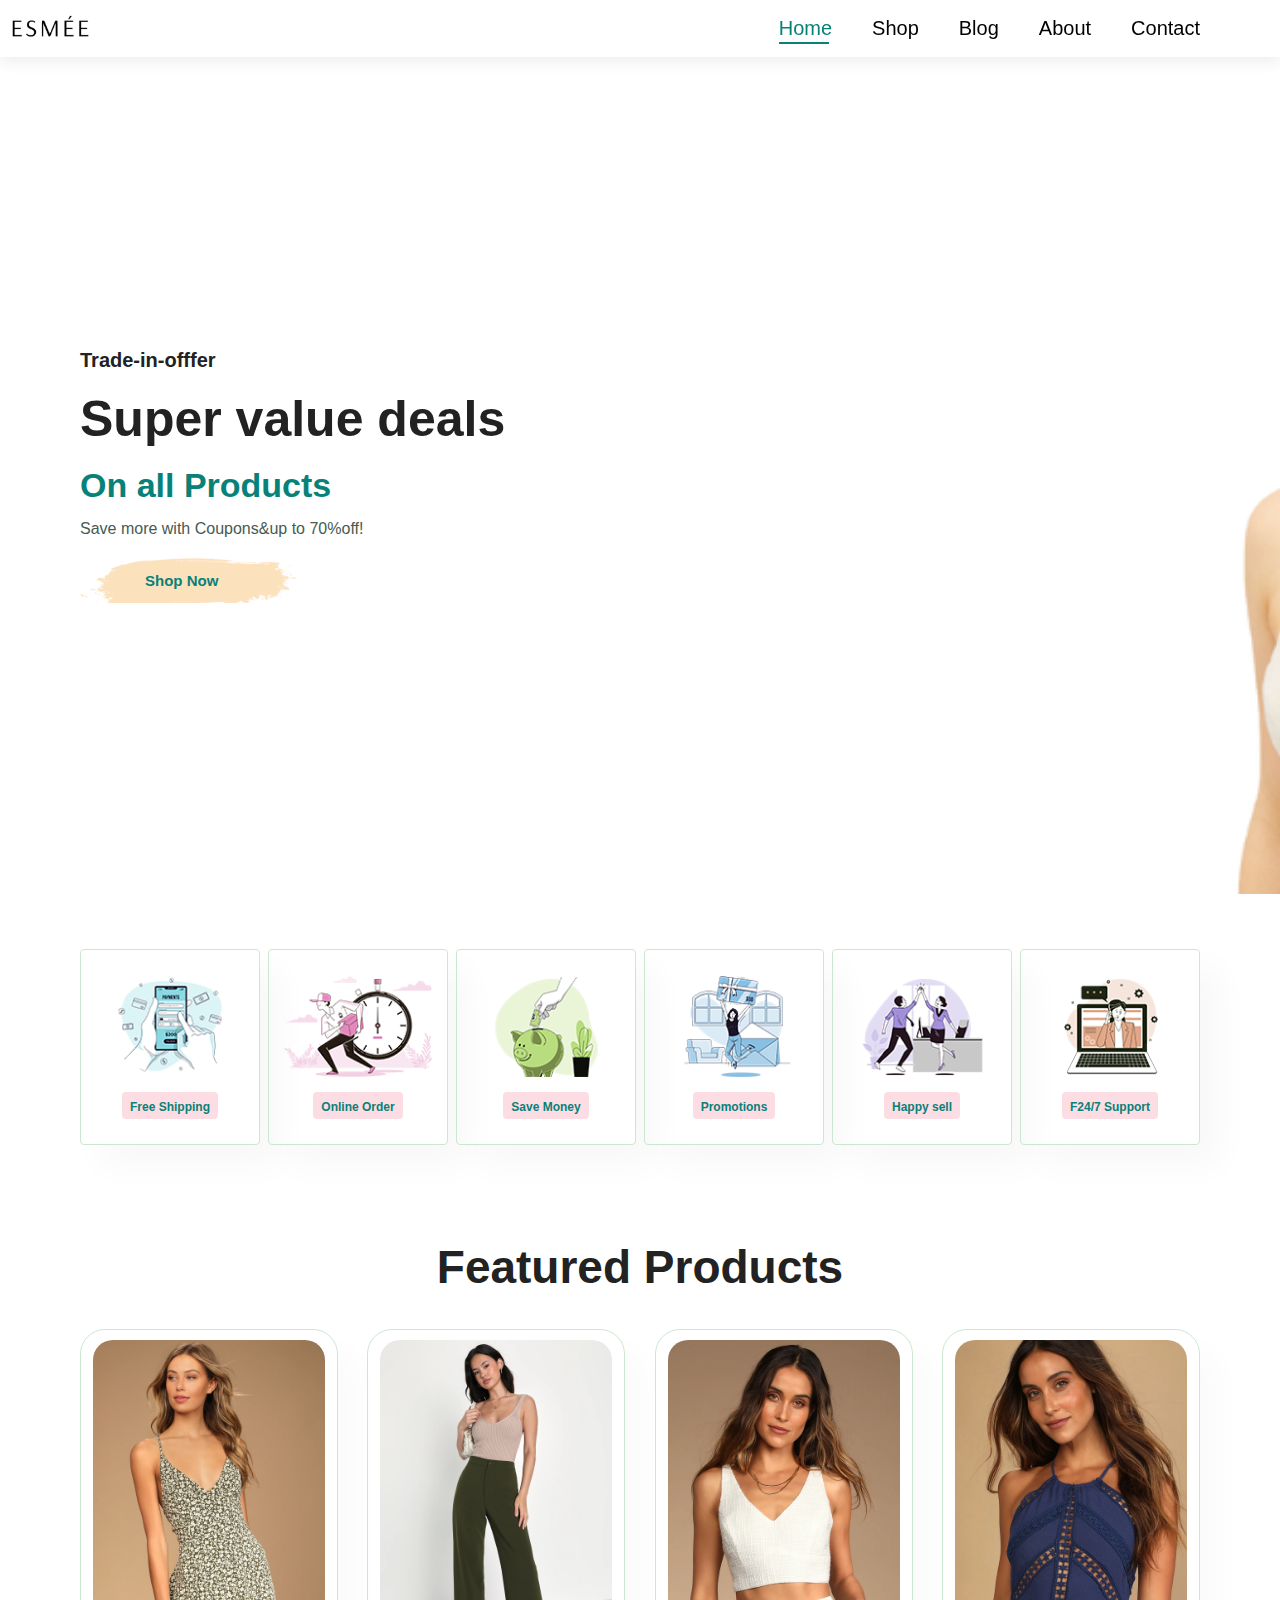
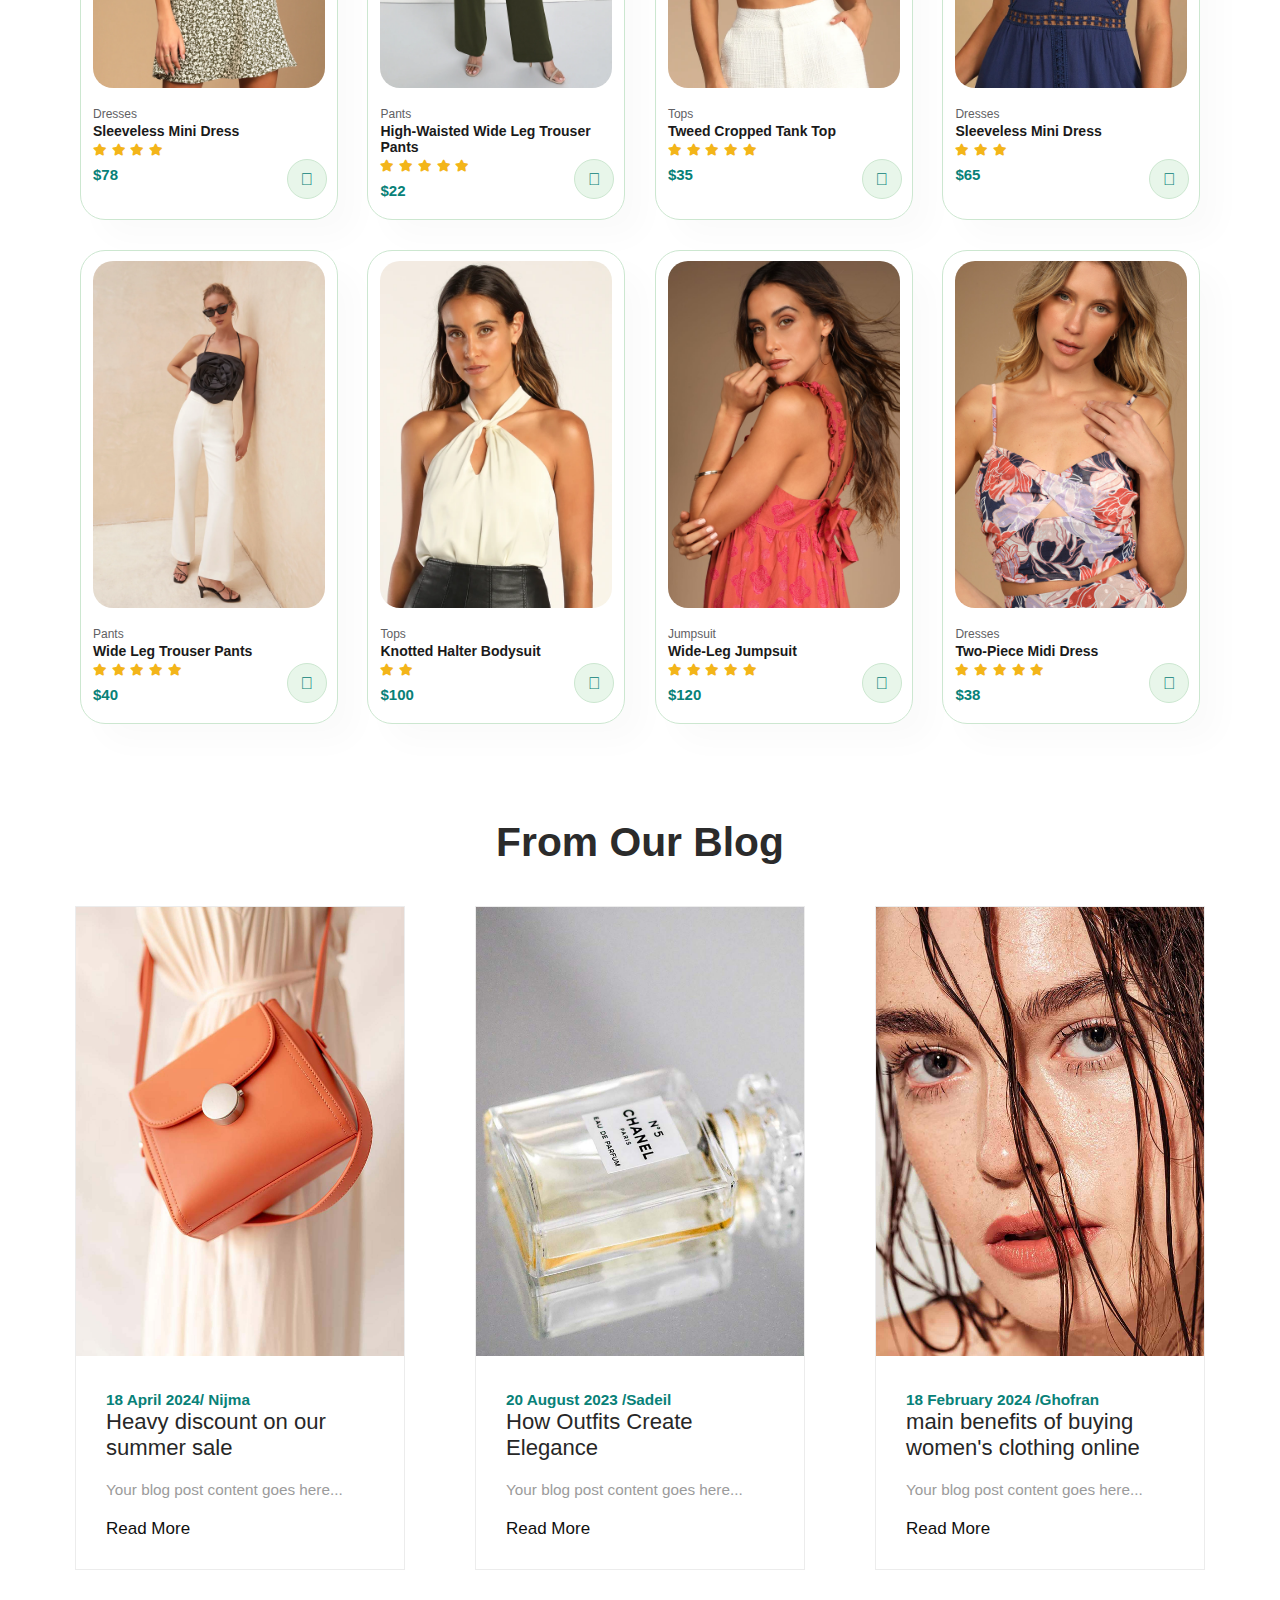
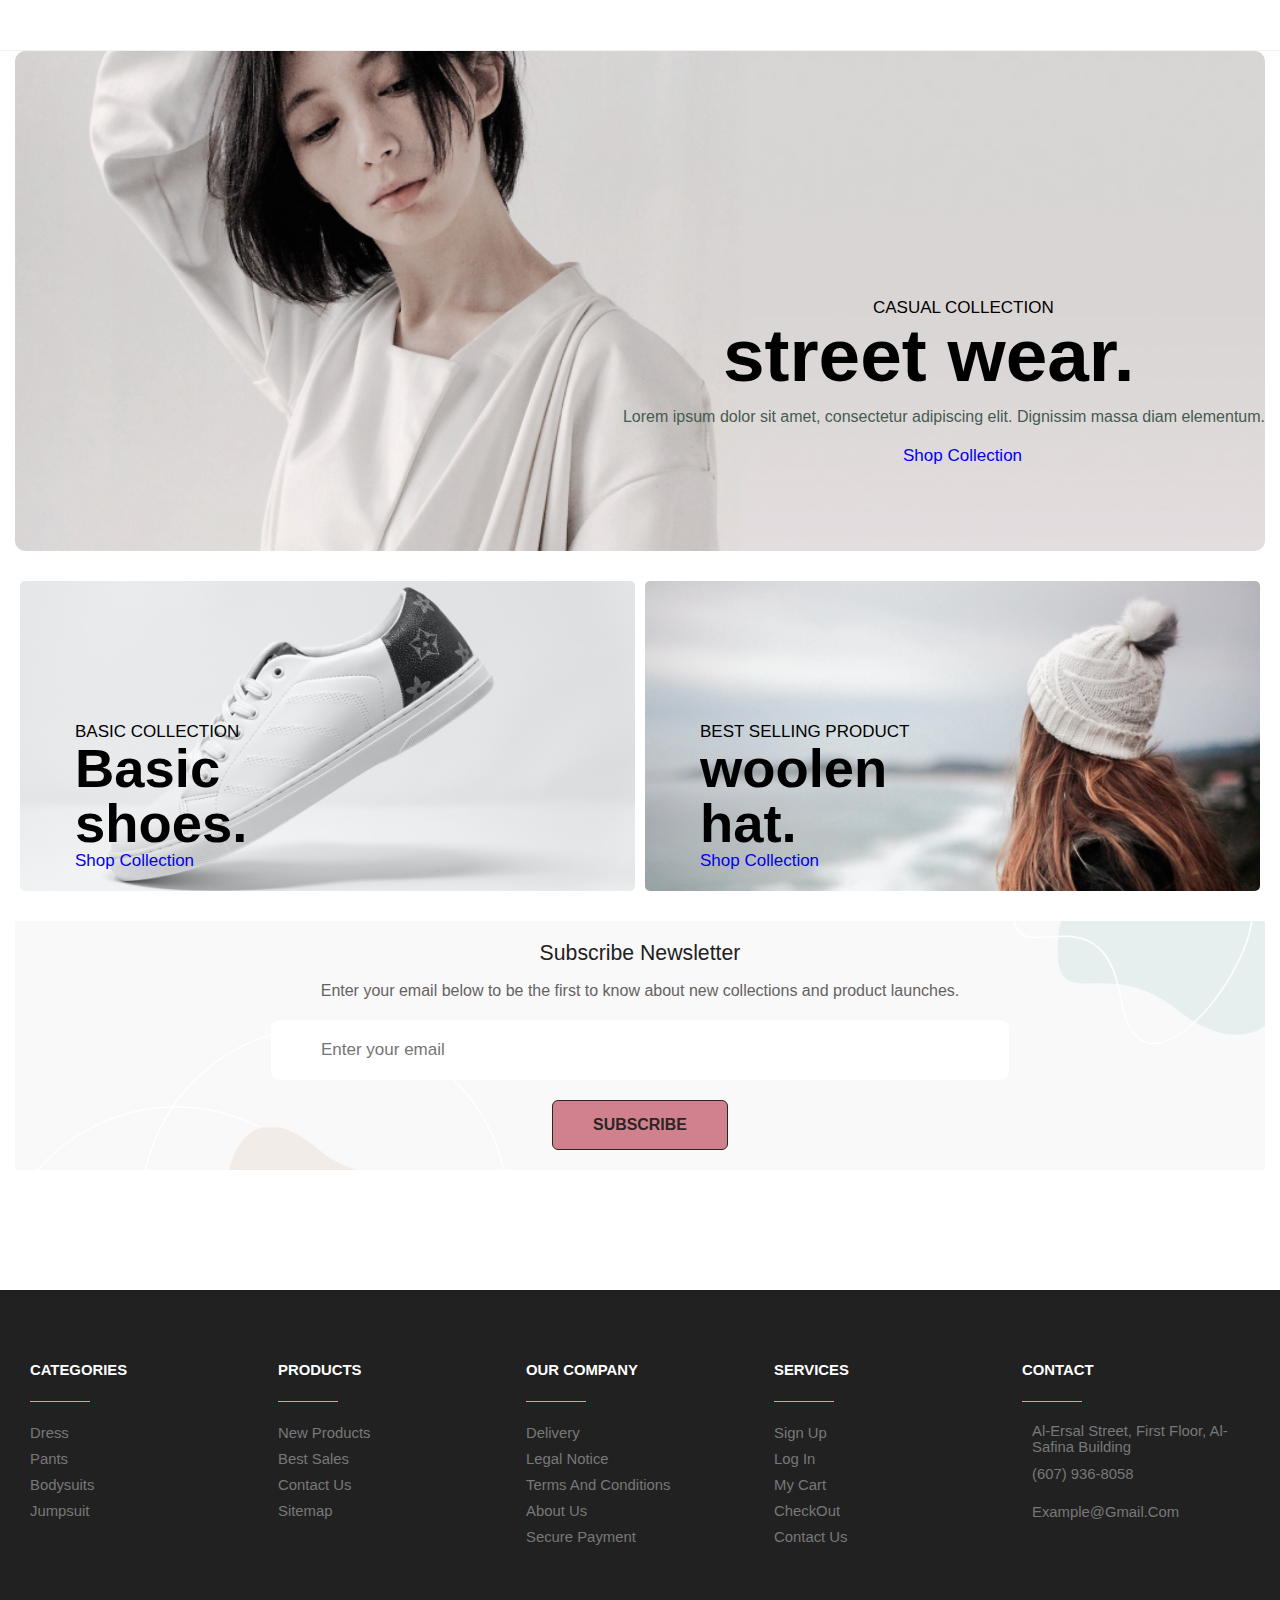
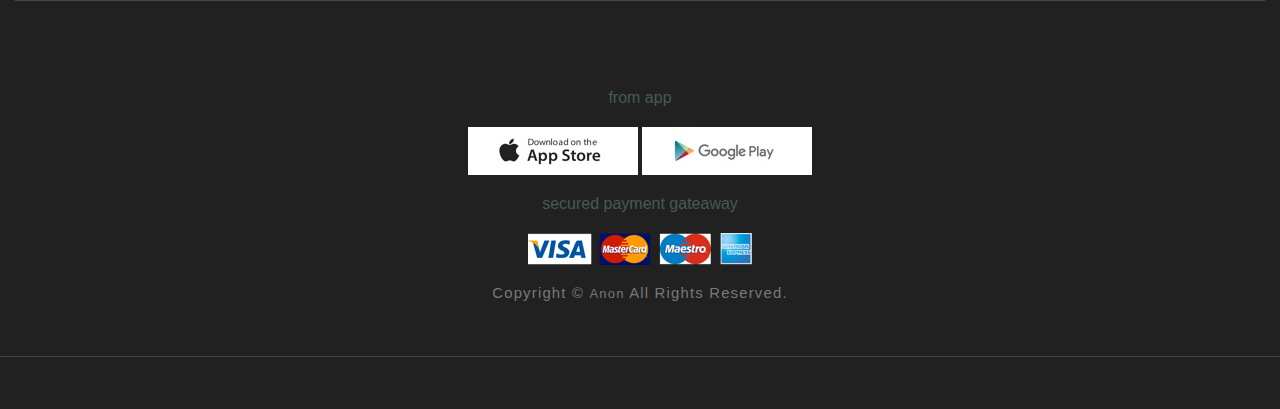
<file: index.html>
<!DOCTYPE html>
<html lang="en">
<head>
    <meta charset="UTF-8">
    <meta name="viewport" content="width=device-width, initial-scale=1.0">
    <title>Online Shopping</title>

    <link rel="stylesheet" href="https://pro.fontawesome.com/releases/v5.10.0/css/all.css">
 

<link rel="stylesheet" href="main.css">
<link rel="preconnect" href="https://fonts.gstatic.com" crossorigin>
<link href="https://fonts.googleapis.com/css2?family=Inter:wght@100;200;300;400;500;600;700;800;900&display=swap" rel="stylesheet">


</head>
<body>
   <section id="header">
<a href="#"> <img  src= "./images/Screenshot 2024-04-18 042407.png" class="logo" alt="this is logo" ></a>
<div>
    <ul id="navbar">
<li ><a class="active" href="index.html" >Home</a>     </li>
<li ><a href="Shop.html">Shop</a></li>
<li ><a href="blog.html">Blog</a></li>
<li ><a href="about.html">About</a></li>
<li ><a href="contact.html">Contact</a></li>
<li id="lg-bag"> <a href="cart.html">  <i class="far fa-shopping-bag">
 </i>  </a></li>
 <a href="#" id="close"><i class="far fa-times"></i></a>

    </ul>
</div>
<div id="mobile">
  
   
        <a href="cart.html"> 
            <i class="far fa-shopping-bag"> </i>
        </a>
        <i id="bar" class="fas fa-outdent"></i>
   
</div>
   </section>
    <section class="textt">
<h4>Trade-in-offfer</h4>
<h2>Super value deals</h2>
<h1>On all Products</h1>
<p>Save more with Coupons&up to 70%off!</p>
<button class="normal" onclick="window.location.href='shop.html'">Shop Now</button>

    </section>

<section id="features" class="section-p1">
<div class="fe-box">
    <img src="./images/f1.png">
    <h6> Free Shipping</h6>
</div>
<div class="fe-box">
    <img src="./images/f2.png">
    <h6> Online Order</h6>
</div>
<div class="fe-box">
    <img src="./images/f3.png">
    <h6> Save Money</h6>
</div>
<div class="fe-box">
    <img src="./images/f4.png">
    <h6> Promotions</h6>
</div>
<div class="fe-box">
    <img src="./images/f5.png">
    <h6> Happy sell</h6>
</div>
<div class="fe-box">
    <img src="./images/f6.png">
    <h6> F24/7 Support</h6>
</div>
</section>

<section id="product1" class="section-p1">
<h2>
   Featured Products 
</h2>

<div class="pro-container">
    <div class="pro" onclick="window.location.href='sproduct.html'">
        <img src="./images/8582461_1760476.webp">
        <div class="des">
           <span>
          Dresses
           </span>
            <h5>
              Sleeveless Mini  Dress
            </h5>
  
    <div class="star">
       <i class="fas fa-star"></i>
       <i class="fas fa-star"></i>
       <i class="fas fa-star"></i>
       <i class="fas fa-star"></i>
      
        </div>

        <h4>$78</h4>
    </div>

    <a href="#">
       <i class="fal fa-shopping-cart cart"></i>

    </a>
    
    </div>     
    <div class="pro" onclick="window.location.href='sproduct1.html'">
        <img src="./images/A Power Mood Olive Green High-Waisted Wide Leg Trouser Pants1.webp">
        <div class="des">
           <span>
          Pants
           </span>
            <h5>
              High-Waisted Wide Leg Trouser Pants
            </h5>
  
    <div class="star">
       <i class="fas fa-star"></i>
       <i class="fas fa-star"></i>
       <i class="fas fa-star"></i>
       <i class="fas fa-star"></i>
       <i class="fas fa-star"></i>
        </div>

        <h4>$22</h4>
    </div>


    <a href="#">
      <i class="fal fa-shopping-cart cart"></i>

   </a>
    </div>     
    <div class="pro" onclick="window.location.href='sproduct2.html'">
        <img src="./images/8340261_1688636.webp">
        <div class="des">
           <span>
            Tops
           </span>
            <h5>
              Tweed Cropped Tank Top
            </h5>
  
    <div class="star">
       <i class="fas fa-star"></i>
       <i class="fas fa-star"></i>
       <i class="fas fa-star"></i>
       <i class="fas fa-star"></i>
       <i class="fas fa-star"></i>
        </div>

        <h4>$35</h4>
    </div>
  
    <a href="#">
      <i class="fal fa-shopping-cart cart"></i>

   </a>
    
    </div>     
    <div class="pro" onclick="window.location.href='sproduct3.html'">
        <img src="./images/Leads to You Navy Blue Crochet Lace Sleeveless Mini Dress3.webp">
        <div class="des">
           <span>
           Dresses
           </span>
            <h5>
              Sleeveless Mini Dress
            </h5>
  
    <div class="star">
       <i class="fas fa-star"></i>
   
       <i class="fas fa-star"></i>
       <i class="fas fa-star"></i>
        </div>

        <h4>$65</h4>
    </div>

 
    <a href="#">
      <i class="fal fa-shopping-cart cart"></i>

   </a>
    
    </div>     
    <div class="pro" onclick="window.location.href='sproduct4.html'">
        <img src="./images/A Power Mood White High-Waisted Wide Leg Trouser Pants1.webp">
        <div class="des">
           <span>
           Pants
           </span>
            <h5>
              Wide Leg Trouser Pants
            </h5>
  
    <div class="star">
       <i class="fas fa-star"></i>
       <i class="fas fa-star"></i>
       <i class="fas fa-star"></i>
       <i class="fas fa-star"></i>
       <i class="fas fa-star"></i>
        </div>

        <h4>$40</h4>
    </div>

    <a href="#">
      <i class="fal fa-shopping-cart cart"></i>

   </a>
    
    </div>     
    <div class="pro" onclick="window.location.href='sproduct5.html'">
        <img src="./images/Posh Attitude Ivory Satin Knotted Halter Bodysuit2.webp">
        <div class="des">
           <span>
         Tops
           </span>
            <h5>
              Knotted Halter Bodysuit
            </h5>
  
    <div class="star">
       <i class="fas fa-star"></i>
       
       <i class="fas fa-star"></i>
        </div>

        <h4>$100</h4>
    </div>


    <a href="#">
      <i class="fal fa-shopping-cart cart"></i>

   </a>
    </div>
    <div class="pro" onclick="window.location.href='sproduct6.html'">
        <img src="./images/Katya Rusty Rose Print Ruffled Tie-Back Wide-Leg Jumpsuit1.jpg">
        <div class="des">
           <span>
            Jumpsuit
           </span>
            <h5>
              Wide-Leg Jumpsuit
            </h5>
  
    <div class="star">
       <i class="fas fa-star"></i>
       <i class="fas fa-star"></i>
       <i class="fas fa-star"></i>
       <i class="fas fa-star"></i>
       <i class="fas fa-star"></i>
        </div>

        <h4>$120</h4>
    </div>
 
    <a href="#">
      <i class="fal fa-shopping-cart cart"></i>

   </a>
    
    </div>  
    <div class="pro" onclick="window.location.href='sproduct7.html'">
        <img src="./images/8666601_1764756.jpg">
        <div class="des">
           <span>
           Dresses
           </span>
            <h5>
              Two-Piece Midi Dress
            </h5>
  
    <div class="star">
       <i class="fas fa-star"></i>
       <i class="fas fa-star"></i>
       <i class="fas fa-star"></i>
       <i class="fas fa-star"></i>
       <i class="fas fa-star"></i>
        </div>

        <h4>$38</h4>
    </div>


    <a href="#">
      <i class="fal fa-shopping-cart cart"></i>

   </a>
    
    </div>  
    
    
    </div>   


</section>



<section id="blog">
  <div class="blog-heading">
  
      <h3>From Our Blog</h3>
  </div>

  <div class="blog-container">
      <div class="blog-box">
          <div class="blog-img">
              <img src="./images/blog4.jpg" alt="Blog Image">
          </div>
          <div class="blog-text">
              <span>18 April 2024/ Nijma</span> 
              <a href="#" class="blog-title">Heavy discount on our summer sale</a>
              <p>Your blog post content goes here...</p>
              <a href="#">Read More</a>
          </div>
      </div>

      <div class="blog-box">
          <div class="blog-img">
              <img src="./images/blog5.jpg" alt="Blog Image">
          </div>
          <div class="blog-text">
              <span>20 August 2023 /Sadeil</span> 
              <a href="#" class="blog-title">How Outfits Create Elegance</a>
              <p>Your blog post content goes here...</p>
              <a href="#">Read More</a>
          </div>
      </div>

      <div class="blog-box">
          <div class="blog-img">
              <img src="./images/h1-img-13.jpg" alt="Blog Image">
          </div>
          <div class="blog-text">
              <span>18 February 2024 /Ghofran</span> 
              <a href="#" class="blog-title">main benefits of buying women's clothing online</a>
              <p>Your blog post content goes here...</p>
              <a href="#">Read More</a>
          </div>
      </div>
      

  </div>
</section>

<section id="latest-collection">
  <div class="container">
    <div class="product-collection row">
      <div class="col-lg-7 col-md-12 left-content">
        <div class="collection-item">
          <div class="products-thumb">
            <img src="images/collection-item1.jpg" alt="collection item" class="large-image image-rounded">
          </div>
          <div class="col-lg-6 col-md-6 col-sm-6 product-entry">
            <div class="categories">casual collection</div>
            <h3 class="item-title">street wear.</h3>
            <p>Lorem ipsum dolor sit amet, consectetur adipiscing elit. Dignissim massa diam elementum.</p>
            <div class="btn-wrap">
              <a href="shop.html" class="d-flex align-items-center">shop collection <i class="icon icon-arrow-io"></i>
              </a>
            </div>
          </div>
        </div>
      </div>
      <div class="col-lg-5 col-md-12 right-content flex-wrap">
        <div class="collection-item top-item">
          <div class="products-thumb">
            <img src="images/collection-item2.jpg" alt="collection item" class="small-image image-rounded">
          </div>
          <div class="col-md-6 product-entry">
            <div class="categories">Basic Collection</div>
            <h3 class="item-title">Basic shoes.</h3>
            <div class="btn-wrap">
              <a href="shop.html" class="d-flex align-items-center">shop collection <i class="icon icon-arrow-io"></i>
              </a>
            </div>
          </div>
        </div>
        <div class="collection-item bottom-item">
          <div class="products-thumb">
            <img src="images/collection-item3.jpg" alt="collection item" class="small-image image-rounded">
          </div>
          <div class="col-md-6 product-entry">
            <div class="categories">Best Selling Product</div>
            <h3 class="item-title">woolen hat.</h3>
            <div class="btn-wrap">
              <a href="shop.html" class="d-flex align-items-center">shop collection <i class="icon icon-arrow-io"></i>
              </a>
            </div>
          </div>
        </div>
      </div>
    </div>
  </div>
</section>





 
<section class="section newsletter">
  <div class="container">

    <div class="newsletter-card" style="background-image: url('./images/newsletter-bg.png')">

      <h2 class="card-title">Subscribe Newsletter</h2>

      <p class="card-text">
        Enter your email below to be the first to know about new collections and product launches.
      </p>

      <form action="" class="card-form">

        <div class="input-wrapper">
          <ion-icon name="mail-outline"></ion-icon>

          <input type="email" name="emal" placeholder="Enter your email" required class="input-field">
        </div>

        <button type="submit" class="btn ">
          <span>Subscribe</span>

          <ion-icon name="arrow-forward" aria-hidden="true"></ion-icon>
        </button>

      </form>

    </div>

  </div>
</section>

<footer>

    <div class="footer-category">

      <div class="container">

 
 



    <div class="footer-nav">

      <div class="container">

        <ul class="footer-nav-list">

          <li class="footer-nav-item">
            <h2 class="nav-title">Categories</h2>
          </li>

          <li class="footer-nav-item">
            <a href="shop.html" class="footer-nav-link">Dress</a>
          </li>

          <li class="footer-nav-item">
            <a href="shop.html" class="footer-nav-link">Pants</a>
          </li>

          <li class="footer-nav-item">
            <a href="shop.html" class="footer-nav-link">Bodysuits</a>
          </li>

          <li class="footer-nav-item">
            <a href="shop.html" class="footer-nav-link">Jumpsuit</a>
          </li>

       

        </ul>

        <ul class="footer-nav-list">
        
          <li class="footer-nav-item">
            <h2 class="nav-title">Products</h2>
          </li>
        
       
          <li class="footer-nav-item">
            <a href="shop.html" class="footer-nav-link">New products</a>
          </li>
        
          <li class="footer-nav-item">
            <a href="shop.html" class="footer-nav-link">Best sales</a>
          </li>
        
          <li class="footer-nav-item">
            <a href="contact.html" class="footer-nav-link">Contact us</a>
          </li>
        
          <li class="footer-nav-item">
            <a href="contact.html" class="footer-nav-link">Sitemap</a>
          </li>
        
        </ul>

        <ul class="footer-nav-list">
        
          <li class="footer-nav-item">
            <h2 class="nav-title">Our Company</h2>
          </li>
        
          <li class="footer-nav-item">
            <a href="#" class="footer-nav-link">Delivery</a>
          </li>
        
          <li class="footer-nav-item">
            <a href="#" class="footer-nav-link">Legal Notice</a>
          </li>
        
          <li class="footer-nav-item">
            <a href="#" class="footer-nav-link">Terms and conditions</a>
          </li>
        
          <li class="footer-nav-item">
            <a href="#" class="footer-nav-link">About us</a>
          </li>
        
          <li class="footer-nav-item">
            <a href="#" class="footer-nav-link">Secure payment</a>
          </li>
        
        </ul>

        <ul class="footer-nav-list">
        
          <li class="footer-nav-item">
            <h2 class="nav-title">Services</h2>
          </li>
          <li class="footer-nav-item">
            <a href="signup.html" class="footer-nav-link">Sign Up</a>
          </li>
          <li class="footer-nav-item">
            <a href="login.html" class="footer-nav-link">Log In</a>
          </li>
          <li class="footer-nav-item">
            <a href="cart.html" class="footer-nav-link">My Cart</a>
          </li>
        
          <li class="footer-nav-item">
            <a href="cart.html" class="footer-nav-link">CheckOut</a>
          </li>
    
        
          <li class="footer-nav-item">
            <a href="sontact.html" class="footer-nav-link">Contact us</a>
          </li>
        
       
        
        </ul>

        <ul class="footer-nav-list">

          <li class="footer-nav-item">
            <h2 class="nav-title">Contact</h2>
          </li>

          <li class="footer-nav-item flex">
            <div class="icon-box">
              <ion-icon name="location-outline"></ion-icon>
            </div>

            <address class="content">
            Al-Ersal Street, first floor, Al-Safina Building
            </address>
          </li>

          <li class="footer-nav-item flex">
            <div class="icon-box">
              <ion-icon name="call-outline"></ion-icon>
            </div>

            <a href="tel:+607936-8058" class="footer-nav-link">(607) 936-8058</a>
          </li>

          <li class="footer-nav-item flex">
            <div class="icon-box">
              <ion-icon name="mail-outline"></ion-icon>
            </div>

            <a href="mailto:example@gmail.com" class="footer-nav-link">example@gmail.com</a>
          </li>

        </ul>

        <ul class="footer-nav-list">

          <li class="footer-nav-item">
            <h2 class="nav-title">Follow Us</h2>
          </li>
          <li>
            <ul class="social-link">

              <li class="footer-nav-item">
                <a href="#" class="footer-nav-link">
                  <ion-icon name="logo-facebook"></ion-icon>
                </a>
              </li>

              <li class="footer-nav-item">
                <a href="#" class="footer-nav-link">
                  <ion-icon name="logo-twitter"></ion-icon>
                </a>
              </li>

              <li class="footer-nav-item">
                <a href="#" class="footer-nav-link">
                  <ion-icon name="logo-linkedin"></ion-icon>
                </a>
              </li>

              <li class="footer-nav-item">
                <a href="#" class="footer-nav-link">
                  <ion-icon name="logo-instagram"></ion-icon>
                </a>
              </li>
         
            </div>
        

            </ul>
          </li>

        </ul>

      </div>

    </div>

    <div class="footer-bottom">

      <div class="container">
        <div class="col install">
          <h4> install app</h4>
          <p>
              from app
          </p>
          <div class="row">
  
        
        <img src ="./images/app.jpg ">
        <img src="./images/play.jpg"  > 
      </div>
      <p>
          secured payment gateaway
      </p>
      <img src="./images/pay.png" > 
  
      </div>
       

        <p class="copyright">
          Copyright &copy; <a href="#">Anon</a> all rights reserved.
        </p>

      </div>
   
  </footer>




<script src="script.js"></script>


</body>
</html>
</file>
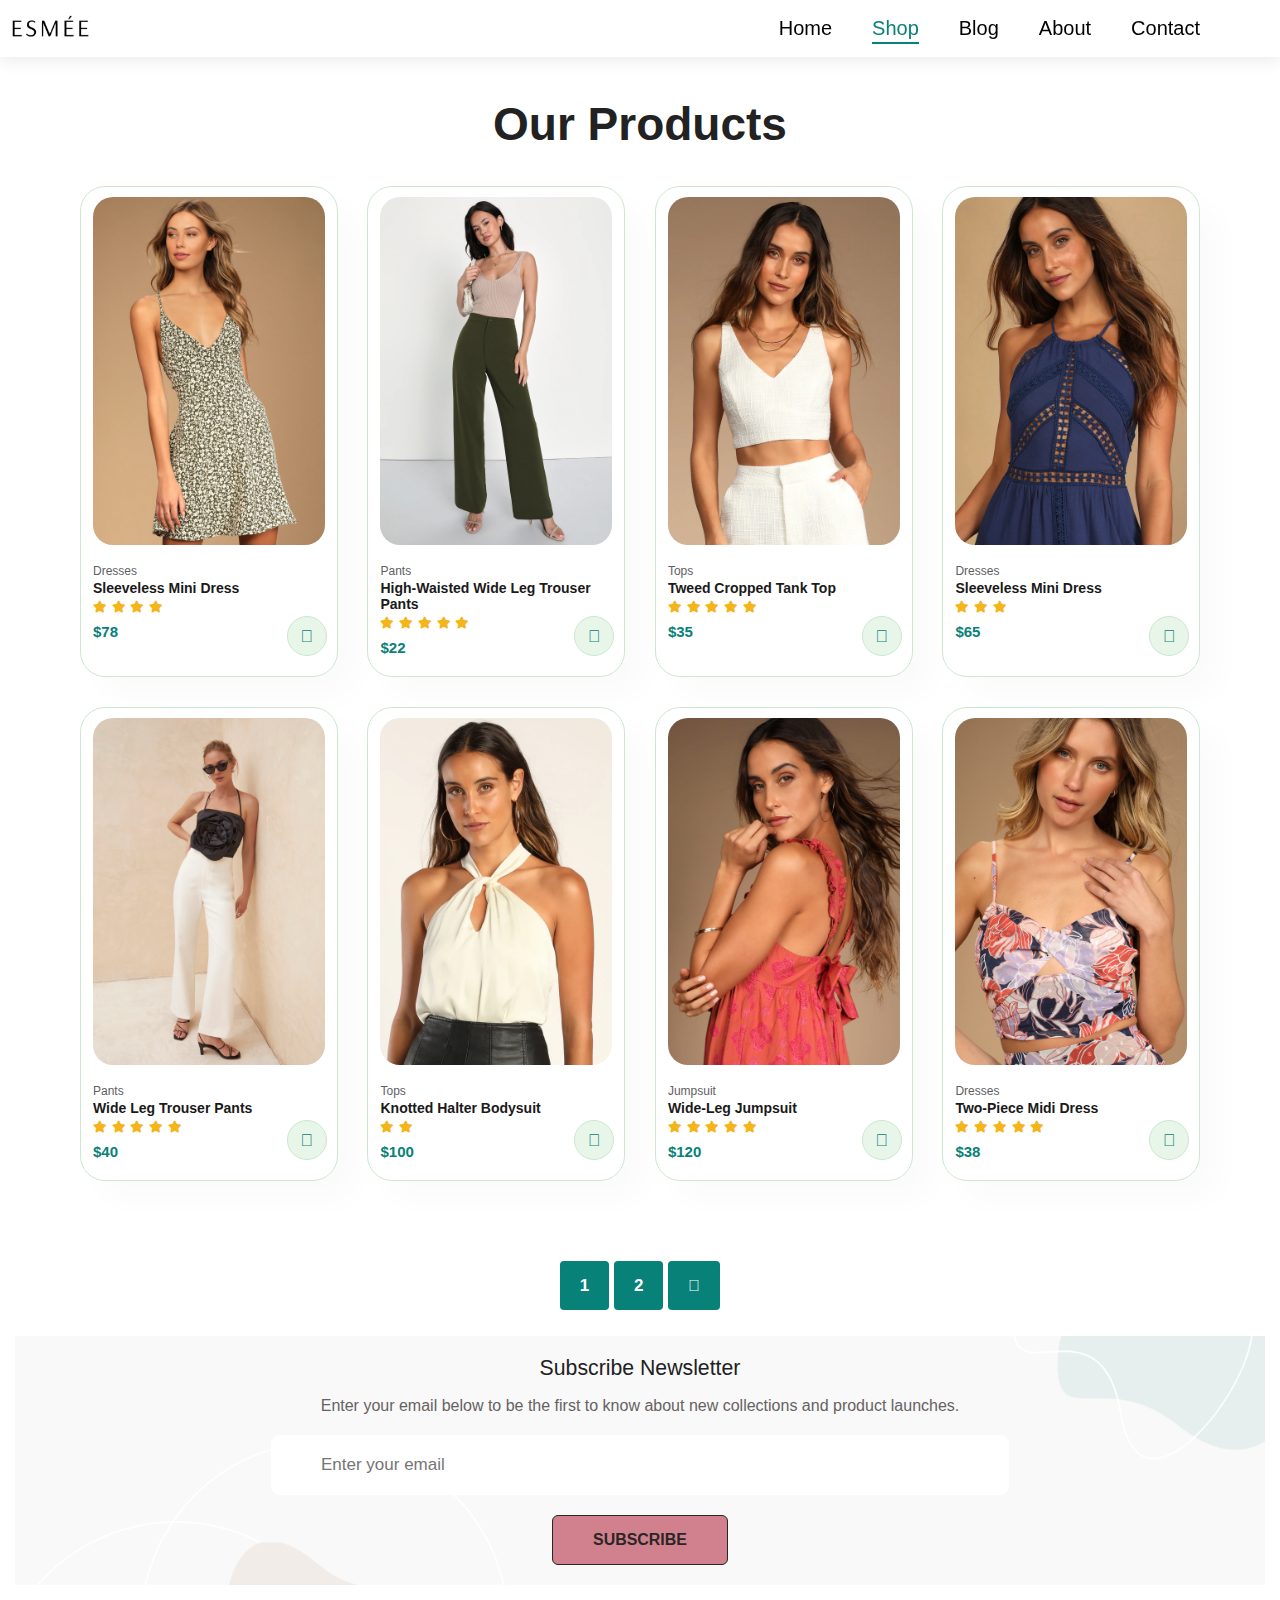
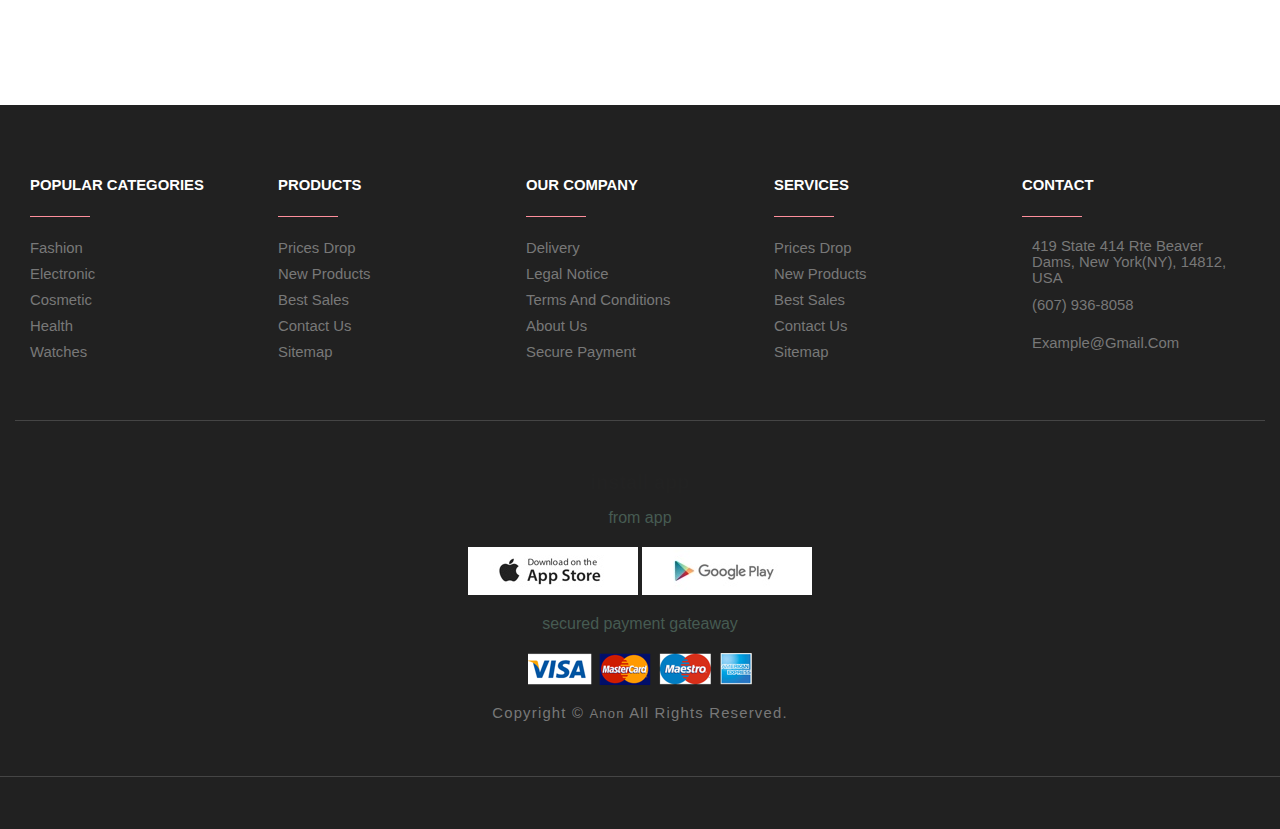
<file: shop.html>
<!DOCTYPE html>
<html lang="en">
<head>
    <meta charset="UTF-8">
    <meta name="viewport" content="width=device-width, initial-scale=1.0">
    <title>Online Shopping</title>
    

    <link rel="stylesheet" href="https://pro.fontawesome.com/releases/v5.10.0/css/all.css">
 

<link rel="stylesheet" href="./main.css">
  

</head>
<body>
  <section id="header">
    <a href="#"> <img  src= "./images/Screenshot 2024-04-18 042407.png" class="logo" alt="this is logo" ></a>
    <div>
        <ul id="navbar">
    <li ><a  href="index.html" >Home</a>     </li>
    <li ><a  class="active" href="Shop.html">Shop</a></li>
    <li ><a href="blog.html">Blog</a></li>
    <li ><a href="about.html">About</a></li>
    <li ><a href="contact.html">Contact</a></li>
    <li id="lg-bag"> <a href="cart.html">  <i class="far fa-shopping-bag">
     </i>  </a></li>
     <a href="#" id="close"><i class="far fa-times"></i></a>
    
        </ul>
    </div>
    <div id="mobile">
      
       
            <a href="cart.html"> 
                <i class="far fa-shopping-bag"> </i>
            </a>
            <i id="bar" class="fas fa-outdent"></i>
       
    </div>
       </section>

    <section id="product1" class="section-p1">
      <h2>
      Our Products 
      </h2>
      
      <div class="pro-container">
          <div class="pro" onclick="window.location.href='sproduct.html'">
              <img src="./images/8582461_1760476.webp">
              <div class="des">
                 <span>
                Dresses
                 </span>
                  <h5>
                    Sleeveless Mini  Dress
                  </h5>
        
          <div class="star">
             <i class="fas fa-star"></i>
             <i class="fas fa-star"></i>
             <i class="fas fa-star"></i>
             <i class="fas fa-star"></i>
            
              </div>
      
              <h4>$78</h4>
          </div>
      
          <a href="#">
             <i class="fal fa-shopping-cart cart"></i>
      
          </a>
          
          </div>     
          <div class="pro" onclick="window.location.href='sproduct1.html'">
              <img src="./images/A Power Mood Olive Green High-Waisted Wide Leg Trouser Pants1.webp">
              <div class="des">
                 <span>
                Pants
                 </span>
                  <h5>
                    High-Waisted Wide Leg Trouser Pants
                  </h5>
        
          <div class="star">
             <i class="fas fa-star"></i>
             <i class="fas fa-star"></i>
             <i class="fas fa-star"></i>
             <i class="fas fa-star"></i>
             <i class="fas fa-star"></i>
              </div>
      
              <h4>$22</h4>
          </div>
      
      
          <a href="#">
            <i class="fal fa-shopping-cart cart"></i>
      
         </a>
          </div>     
          <div class="pro" onclick="window.location.href='sproduct2.html'">
              <img src="./images/8340261_1688636.webp">
              <div class="des">
                 <span>
                  Tops
                 </span>
                  <h5>
                    Tweed Cropped Tank Top
                  </h5>
        
          <div class="star">
             <i class="fas fa-star"></i>
             <i class="fas fa-star"></i>
             <i class="fas fa-star"></i>
             <i class="fas fa-star"></i>
             <i class="fas fa-star"></i>
              </div>
      
              <h4>$35</h4>
          </div>
        
          <a href="#">
            <i class="fal fa-shopping-cart cart"></i>
      
         </a>
          
          </div>     
          <div class="pro" onclick="window.location.href='sproduct3.html'">
              <img src="./images/Leads to You Navy Blue Crochet Lace Sleeveless Mini Dress3.webp">
              <div class="des">
                 <span>
                 Dresses
                 </span>
                  <h5>
                    Sleeveless Mini Dress
                  </h5>
        
          <div class="star">
             <i class="fas fa-star"></i>
         
             <i class="fas fa-star"></i>
             <i class="fas fa-star"></i>
              </div>
      
              <h4>$65</h4>
          </div>
      
       
          <a href="#">
            <i class="fal fa-shopping-cart cart"></i>
      
         </a>
          
          </div>     
          <div class="pro" onclick="window.location.href='sproduct4.html'">
              <img src="./images/A Power Mood White High-Waisted Wide Leg Trouser Pants1.webp">
              <div class="des">
                 <span>
                 Pants
                 </span>
                  <h5>
                    Wide Leg Trouser Pants
                  </h5>
        
          <div class="star">
             <i class="fas fa-star"></i>
             <i class="fas fa-star"></i>
             <i class="fas fa-star"></i>
             <i class="fas fa-star"></i>
             <i class="fas fa-star"></i>
              </div>
      
              <h4>$40</h4>
          </div>
      
          <a href="#">
            <i class="fal fa-shopping-cart cart"></i>
      
         </a>
          
          </div>     
          <div class="pro" onclick="window.location.href='sproduct5.html'"> 
              <img src="./images/Posh Attitude Ivory Satin Knotted Halter Bodysuit2.webp">
              <div class="des">
                 <span>
               Tops
                 </span>
                  <h5>
                    Knotted Halter Bodysuit
                  </h5>
        
          <div class="star">
             <i class="fas fa-star"></i>
             
             <i class="fas fa-star"></i>
              </div>
      
              <h4>$100</h4>
          </div>
      
      
          <a href="#">
            <i class="fal fa-shopping-cart cart"></i>
      
         </a>
          </div>
          <div class="pro" onclick="window.location.href='sproduct6.html'">
              <img src="./images/Katya Rusty Rose Print Ruffled Tie-Back Wide-Leg Jumpsuit1.jpg">
              <div class="des">
                 <span>
                  Jumpsuit
                 </span>
                  <h5>
                    Wide-Leg Jumpsuit
                  </h5>
        
          <div class="star">
             <i class="fas fa-star"></i>
             <i class="fas fa-star"></i>
             <i class="fas fa-star"></i>
             <i class="fas fa-star"></i>
             <i class="fas fa-star"></i>
              </div>
      
              <h4>$120</h4>
          </div>
       
          <a href="#">
            <i class="fal fa-shopping-cart cart"></i>
      
         </a>
          
          </div>  
          <div class="pro" onclick="window.location.href='sproduct7.html'">
              <img src="./images/8666601_1764756.jpg">
              <div class="des">
                 <span>
                 Dresses
                 </span>
                  <h5>
                    Two-Piece Midi Dress
                  </h5>
        
          <div class="star">
             <i class="fas fa-star"></i>
             <i class="fas fa-star"></i>
             <i class="fas fa-star"></i>
             <i class="fas fa-star"></i>
             <i class="fas fa-star"></i>
              </div>
      
              <h4>$38</h4>
          </div>
      
      
          <a href="#">
            <i class="fal fa-shopping-cart cart"></i>
      
         </a>
          
          </div>  
          
          
          </div>   
      
      
      </section>
      


 <section id="pagination" class="section-p1">
    <a href="#">1</a>
    <a href="#">2</a>
<a href="#"> <i class="fal fa-long-arrow-alt-right"></i> </a>
 </section>
 <section class="section newsletter">
  <div class="container">

    <div class="newsletter-card" style="background-image: url('./images/newsletter-bg.png')">

      <h2 class="card-title">Subscribe Newsletter</h2>

      <p class="card-text">
        Enter your email below to be the first to know about new collections and product launches.
      </p>

      <form action="" class="card-form">

        <div class="input-wrapper">
          <ion-icon name="mail-outline"></ion-icon>

          <input type="email" name="emal" placeholder="Enter your email" required class="input-field">
        </div>

        <button type="submit" class="btn ">
          <span>Subscribe</span>

          <ion-icon name="arrow-forward" aria-hidden="true"></ion-icon>
        </button>

      </form>

    </div>

  </div>
</section>
<footer>

    <div class="footer-category">

      <div class="container">

 
 



    <div class="footer-nav">

      <div class="container">

        <ul class="footer-nav-list">

          <li class="footer-nav-item">
            <h2 class="nav-title">Popular Categories</h2>
          </li>

          <li class="footer-nav-item">
            <a href="#" class="footer-nav-link">Fashion</a>
          </li>

          <li class="footer-nav-item">
            <a href="#" class="footer-nav-link">Electronic</a>
          </li>

          <li class="footer-nav-item">
            <a href="#" class="footer-nav-link">Cosmetic</a>
          </li>

          <li class="footer-nav-item">
            <a href="#" class="footer-nav-link">Health</a>
          </li>

          <li class="footer-nav-item">
            <a href="#" class="footer-nav-link">Watches</a>
          </li>

        </ul>

        <ul class="footer-nav-list">
        
          <li class="footer-nav-item">
            <h2 class="nav-title">Products</h2>
          </li>
        
          <li class="footer-nav-item">
            <a href="#" class="footer-nav-link">Prices drop</a>
          </li>
        
          <li class="footer-nav-item">
            <a href="#" class="footer-nav-link">New products</a>
          </li>
        
          <li class="footer-nav-item">
            <a href="#" class="footer-nav-link">Best sales</a>
          </li>
        
          <li class="footer-nav-item">
            <a href="#" class="footer-nav-link">Contact us</a>
          </li>
        
          <li class="footer-nav-item">
            <a href="#" class="footer-nav-link">Sitemap</a>
          </li>
        
        </ul>

        <ul class="footer-nav-list">
        
          <li class="footer-nav-item">
            <h2 class="nav-title">Our Company</h2>
          </li>
        
          <li class="footer-nav-item">
            <a href="#" class="footer-nav-link">Delivery</a>
          </li>
        
          <li class="footer-nav-item">
            <a href="#" class="footer-nav-link">Legal Notice</a>
          </li>
        
          <li class="footer-nav-item">
            <a href="#" class="footer-nav-link">Terms and conditions</a>
          </li>
        
          <li class="footer-nav-item">
            <a href="#" class="footer-nav-link">About us</a>
          </li>
        
          <li class="footer-nav-item">
            <a href="#" class="footer-nav-link">Secure payment</a>
          </li>
        
        </ul>

        <ul class="footer-nav-list">
        
          <li class="footer-nav-item">
            <h2 class="nav-title">Services</h2>
          </li>
        
          <li class="footer-nav-item">
            <a href="#" class="footer-nav-link">Prices drop</a>
          </li>
        
          <li class="footer-nav-item">
            <a href="#" class="footer-nav-link">New products</a>
          </li>
        
          <li class="footer-nav-item">
            <a href="#" class="footer-nav-link">Best sales</a>
          </li>
        
          <li class="footer-nav-item">
            <a href="#" class="footer-nav-link">Contact us</a>
          </li>
        
          <li class="footer-nav-item">
            <a href="#" class="footer-nav-link">Sitemap</a>
          </li>
        
        </ul>

        <ul class="footer-nav-list">

          <li class="footer-nav-item">
            <h2 class="nav-title">Contact</h2>
          </li>

          <li class="footer-nav-item flex">
            <div class="icon-box">
              <ion-icon name="location-outline"></ion-icon>
            </div>

            <address class="content">
              419 State 414 Rte
              Beaver Dams, New York(NY), 14812, USA
            </address>
          </li>

          <li class="footer-nav-item flex">
            <div class="icon-box">
              <ion-icon name="call-outline"></ion-icon>
            </div>

            <a href="tel:+607936-8058" class="footer-nav-link">(607) 936-8058</a>
          </li>

          <li class="footer-nav-item flex">
            <div class="icon-box">
              <ion-icon name="mail-outline"></ion-icon>
            </div>

            <a href="mailto:example@gmail.com" class="footer-nav-link">example@gmail.com</a>
          </li>

        </ul>

        <ul class="footer-nav-list">

          <li class="footer-nav-item">
            <h2 class="nav-title">Follow Us</h2>
          </li>

          <li>
            <ul class="social-link">

              <li class="footer-nav-item">
                <a href="#" class="footer-nav-link">
                  <ion-icon name="logo-facebook"></ion-icon>
                </a>
              </li>

              <li class="footer-nav-item">
                <a href="#" class="footer-nav-link">
                  <ion-icon name="logo-twitter"></ion-icon>
                </a>
              </li>

              <li class="footer-nav-item">
                <a href="#" class="footer-nav-link">
                  <ion-icon name="logo-linkedin"></ion-icon>
                </a>
              </li>

              <li class="footer-nav-item">
                <a href="#" class="footer-nav-link">
                  <ion-icon name="logo-instagram"></ion-icon>
                </a>
              </li>
         
            </div>
        

            </ul>
          </li>

        </ul>

      </div>

    </div>

    <div class="footer-bottom">

      <div class="container">
        <div class="col install">
          <h4> install app</h4>
          <p>
              from app
          </p>
          <div class="row">
  
        
        <img src ="./images/app.jpg ">
        <img src="./images/play.jpg"  > 
      </div>
      <p>
          secured payment gateaway
      </p>
      <img src="./images/pay.png" > 
  
      </div>
       

        <p class="copyright">
          Copyright &copy; <a href="#">Anon</a> all rights reserved.
        </p>

      </div>
   
  </footer>




<script src="script.js"></script>


</body>
</html>
</file>
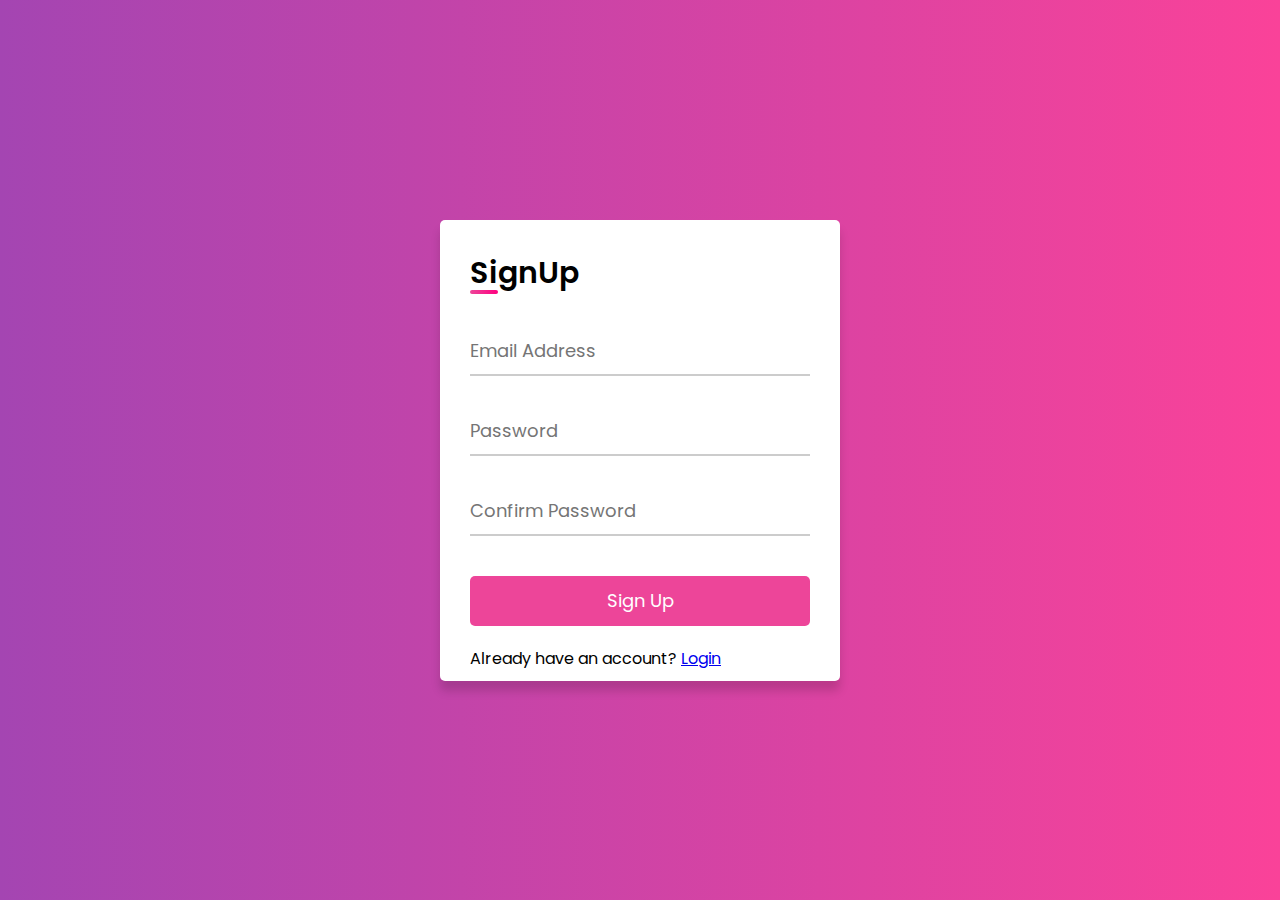
<file: signup.html>
<!DOCTYPE html>
<html lang="en">
<head>
<link rel="stylesheet" href="style.css">
</head>
<body>
    <div class="container">
        <form action="#">
          <div class="title">SignUp</div>
          <div class="input-box underline">
            <input type="email" placeholder="Email Address" required />
            <div class="underline"></div>
          </div>
          <div class="input-box">
            <input type="password" placeholder="Password" required />
            <div class="underline"></div>
          </div> 
          <div class="input-box">
            <input type="password" placeholder="Confirm Password" required />
            <div class="underline"></div>
          </div>
          <div class="input-box button">
            <input type="submit" name="" value="Sign Up" onclick="window.location.href='index.html'"/>
          </div>
          <div class="signup-link">Already have an account? <a href="login.html" >Login</a></div>
      </form>
</body>
</html>
</file>
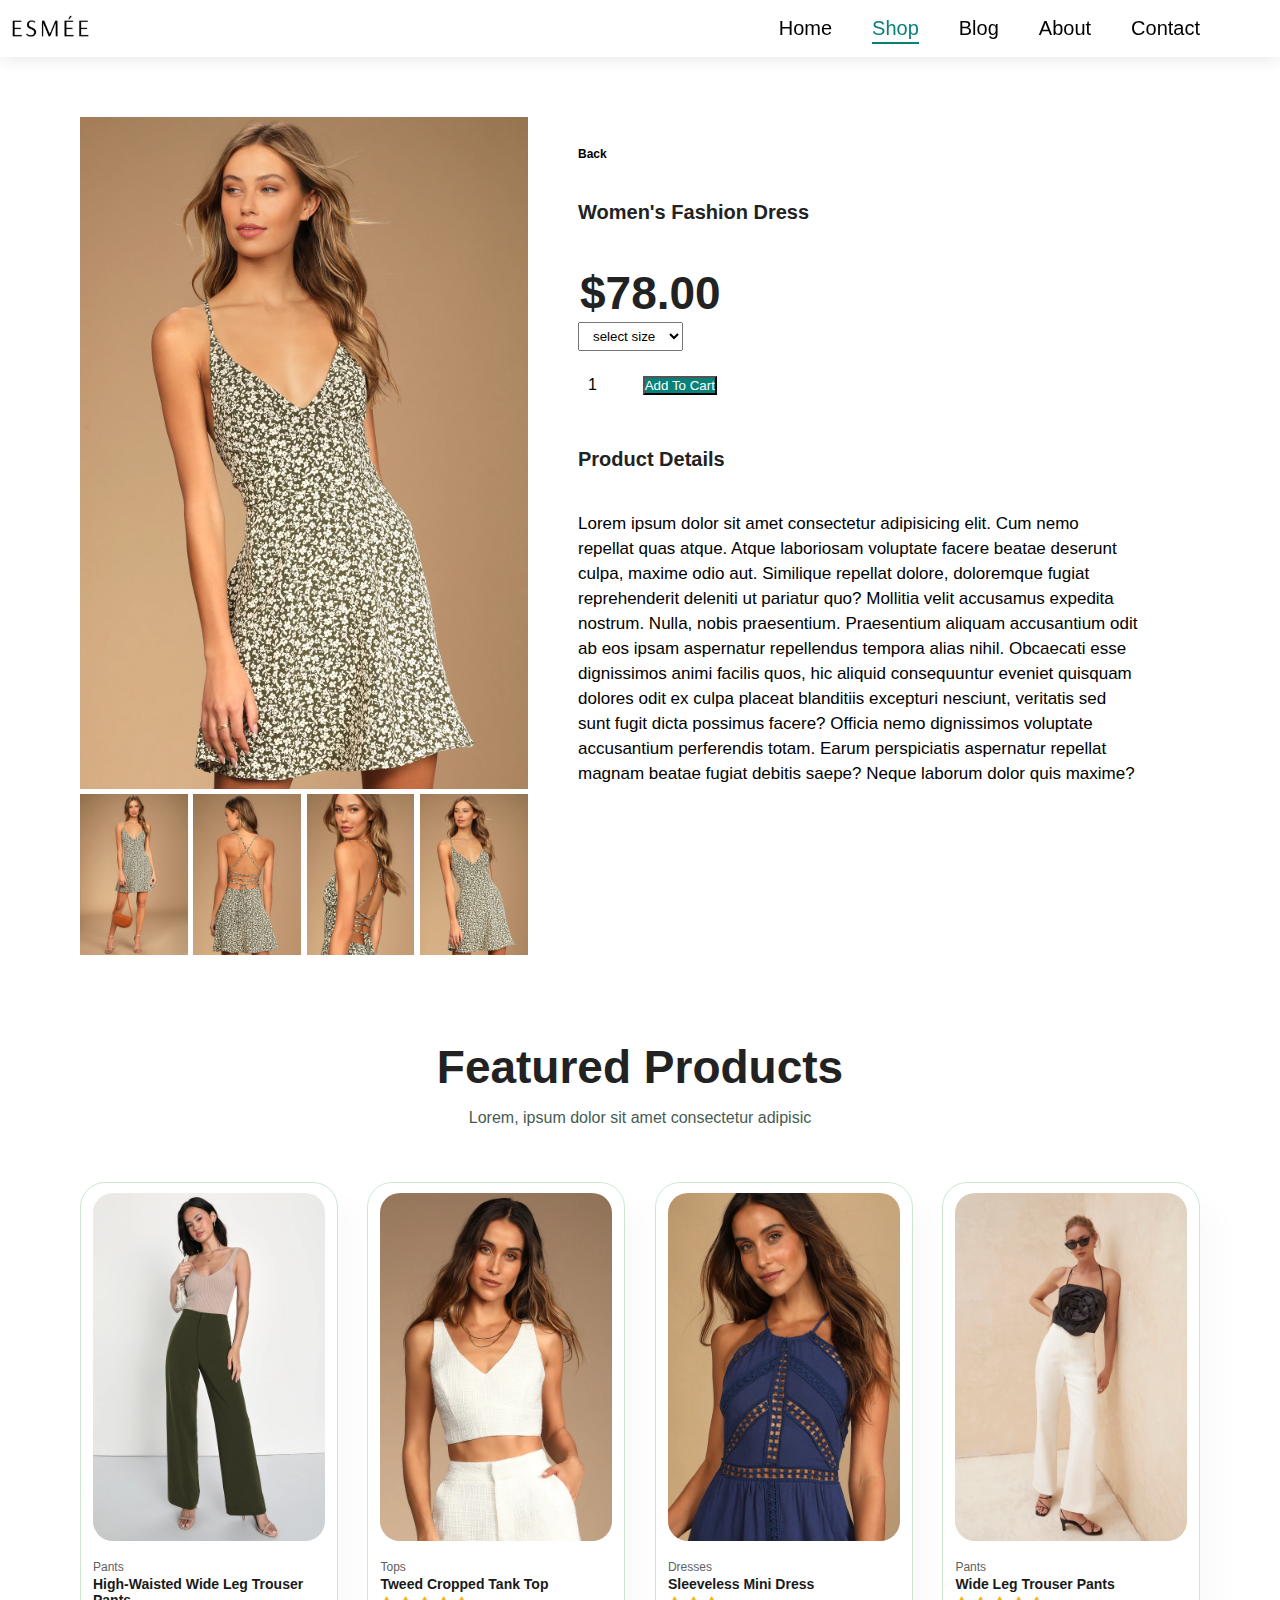
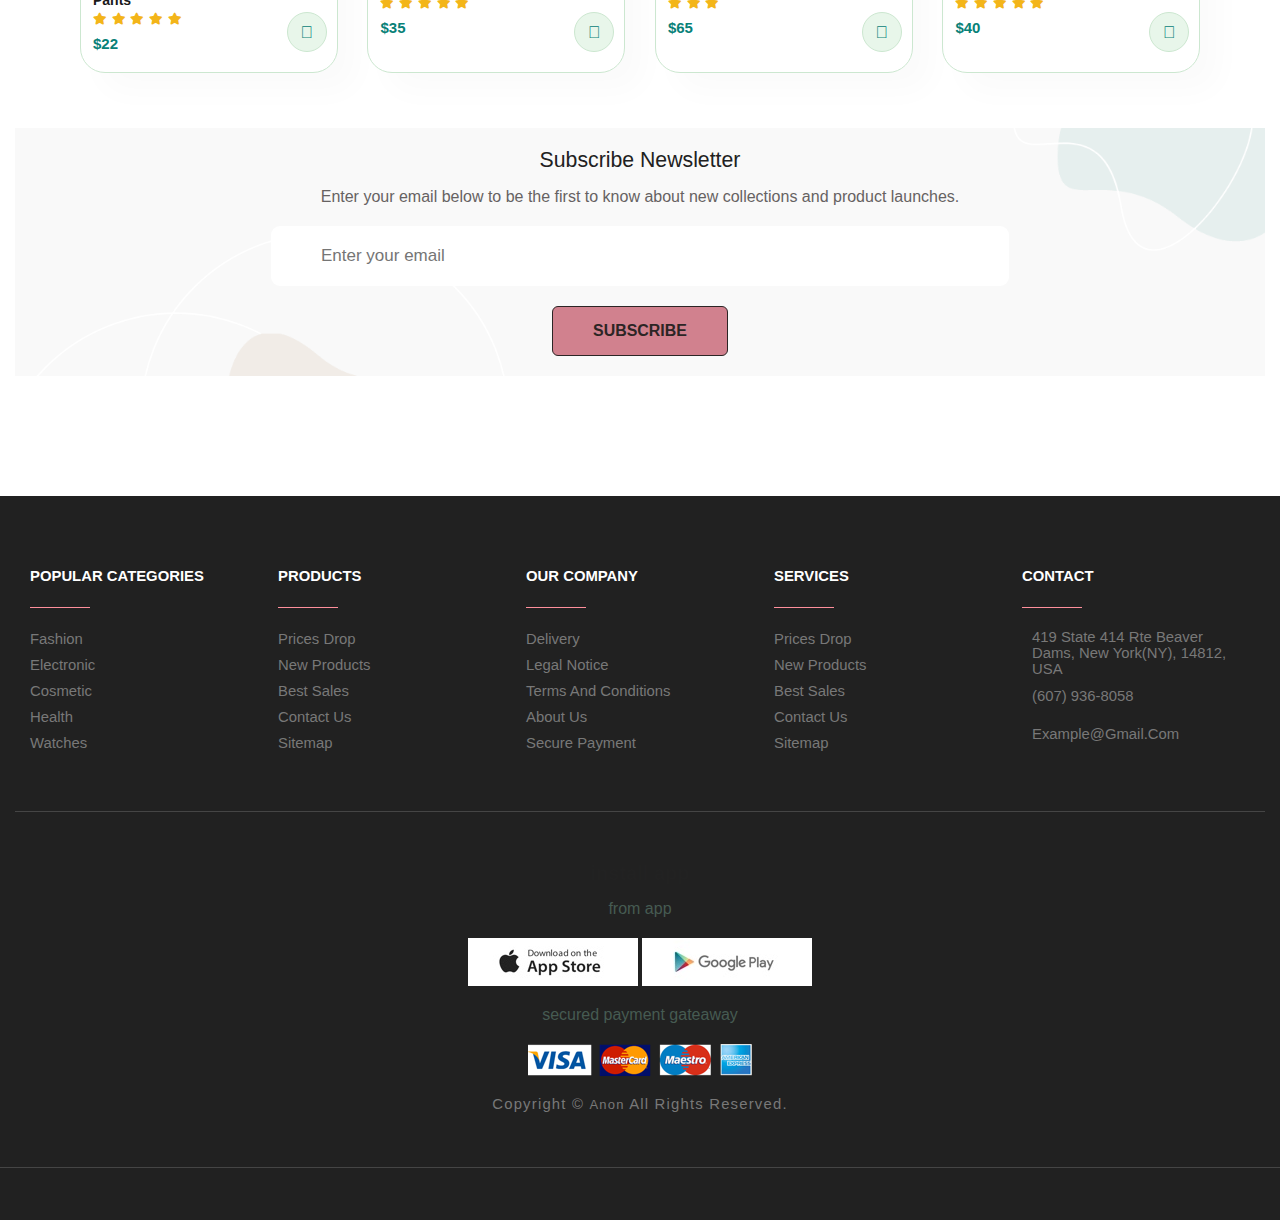
<file: sproduct.html>
<!DOCTYPE html>
<html lang="en">
<head>
    <meta charset="UTF-8">
    <meta name="viewport" content="width=device-width, initial-scale=1.0">
    <title>Online Shopping</title>

    <link rel="stylesheet" href="https://pro.fontawesome.com/releases/v5.10.0/css/all.css">
 

<link rel="stylesheet" href="./main.css">
  

</head>
<body>
  <section id="header">
    <a href="#"> <img  src= "./images/Screenshot 2024-04-18 042407.png" class="logo" alt="this is logo" ></a>
    <div>
        <ul id="navbar">
    <li ><a  href="index.html" >Home</a>     </li>
    <li ><a class="active" href="Shop.html">Shop</a></li>
    <li ><a href="blog.html">Blog</a></li>
    <li ><a href="about.html">About</a></li>
    <li ><a href="contact.html">Contact</a></li>
    <li id="lg-bag"> <a href="cart.html">  <i class="far fa-shopping-bag">
     </i>  </a></li>
     <a href="#" id="close"><i class="far fa-times"></i></a>
    
        </ul>
    </div>
    <div id="mobile">
      
       
            <a href="cart.html"> 
                <i class="far fa-shopping-bag"> </i>
            </a>
            <i id="bar" class="fas fa-outdent"></i>
       
    </div>
       </section>
   <section id="prodetails" class="section-p1">

<div class="single-pro-image">

<img src="./images/8582461_1760476.webp" width="100%" id="MainImg">
<div class="small-img-groub">


    <div class="small-img-col">
        <img src="./images/8582481_1760476.webp" width="100%" class="small-img" alt="">
    </div>
    <div class="small-img-col">
        <img src="./images/8582501_1760476.webp" width="100%" class="small-img" alt="">
    </div>
    <div class="small-img-col">
        <img src="./images/8582521_1760476.webp" width="100%" class="small-img" alt="">
    </div>
    <div class="small-img-col">
        <img src="./images/8582461_1760476.webp" width="100%" class="small-img" alt="">
    </div>
</div>
</div>
<div class="single-pro-details">

    <h6 onclick="window.location.href='shop.html'"> Back</h6>
    <h4>Women's Fashion Dress</h4>
    <h2>$78.00</h2>
    <select>
        <option>select size</option>
        <option>XL</option>
        <option>XXL</option>
        <option>Small</option>
        <option>Large</option>
    
    </select>
    <input type="number" value="1">
    <button class="normal">Add To Cart</button>
    <h4>Product Details</h4>
    <span>Lorem ipsum dolor sit amet consectetur adipisicing elit. Cum nemo repellat quas atque. Atque laboriosam voluptate facere beatae deserunt culpa, maxime odio aut. Similique repellat dolore, doloremque fugiat reprehenderit deleniti ut pariatur quo? Mollitia velit accusamus expedita nostrum. Nulla, nobis praesentium. Praesentium aliquam accusantium odit ab eos ipsam aspernatur repellendus tempora alias nihil. Obcaecati esse dignissimos animi facilis quos, hic aliquid consequuntur eveniet quisquam dolores odit ex culpa placeat blanditiis excepturi nesciunt, veritatis sed sunt fugit dicta possimus facere? Officia nemo dignissimos voluptate accusantium perferendis totam. Earum perspiciatis aspernatur repellat magnam beatae fugiat debitis saepe? Neque laborum dolor quis maxime?</span>
    
       </div> 


    </section>


    <section id="product1" class="section-p1">
        <h2>
           Featured Products 
        </h2>
        <p>
            Lorem, ipsum dolor sit amet consectetur adipisic
        </p>
       
        <div class="pro-container">
             
          <div class="pro" onclick="window.location.href='sproduct1.html'">
              <img src="./images/A Power Mood Olive Green High-Waisted Wide Leg Trouser Pants1.webp">
              <div class="des">
                 <span>
                Pants
                 </span>
                  <h5>
                    High-Waisted Wide Leg Trouser Pants
                  </h5>
        
          <div class="star">
             <i class="fas fa-star"></i>
             <i class="fas fa-star"></i>
             <i class="fas fa-star"></i>
             <i class="fas fa-star"></i>
             <i class="fas fa-star"></i>
              </div>
      
              <h4>$22</h4>
          </div>
      
      
          <a href="#">
            <i class="fal fa-shopping-cart cart"></i>
      
         </a>
          </div>     
          <div class="pro" onclick="window.location.href='sproduct2.html'">
              <img src="./images/8340261_1688636.webp">
              <div class="des">
                 <span>
                  Tops
                 </span>
                  <h5>
                    Tweed Cropped Tank Top
                  </h5>
        
          <div class="star">
             <i class="fas fa-star"></i>
             <i class="fas fa-star"></i>
             <i class="fas fa-star"></i>
             <i class="fas fa-star"></i>
             <i class="fas fa-star"></i>
              </div>
      
              <h4>$35</h4>
          </div>
        
          <a href="#">
            <i class="fal fa-shopping-cart cart"></i>
      
         </a>
          
          </div>     
          <div class="pro" onclick="window.location.href='sproduct3.html'">
              <img src="./images/Leads to You Navy Blue Crochet Lace Sleeveless Mini Dress3.webp">
              <div class="des">
                 <span>
                 Dresses
                 </span>
                  <h5>
                    Sleeveless Mini Dress
                  </h5>
        
          <div class="star">
             <i class="fas fa-star"></i>
         
             <i class="fas fa-star"></i>
             <i class="fas fa-star"></i>
              </div>
      
              <h4>$65</h4>
          </div>
      
       
          <a href="#">
            <i class="fal fa-shopping-cart cart"></i>
      
         </a>
          
          </div>     
          <div class="pro" onclick="window.location.href='sproduct4.html'">
              <img src="./images/A Power Mood White High-Waisted Wide Leg Trouser Pants1.webp">
              <div class="des">
                 <span>
                 Pants
                 </span>
                  <h5>
                    Wide Leg Trouser Pants
                  </h5>
        
          <div class="star">
             <i class="fas fa-star"></i>
             <i class="fas fa-star"></i>
             <i class="fas fa-star"></i>
             <i class="fas fa-star"></i>
             <i class="fas fa-star"></i>
              </div>
      
              <h4>$40</h4>
          </div>
      
          <a href="#">
            <i class="fal fa-shopping-cart cart"></i>
      
         </a>
          
          </div>     
         
          
          
          </div>   
      
      
        
          </section>




        <section class="section newsletter">
          <div class="container">
        
            <div class="newsletter-card" style="background-image: url('./images/newsletter-bg.png')">
        
              <h2 class="card-title">Subscribe Newsletter</h2>
        
              <p class="card-text">
                Enter your email below to be the first to know about new collections and product launches.
              </p>
        
              <form action="" class="card-form">
        
                <div class="input-wrapper">
                  <ion-icon name="mail-outline"></ion-icon>
        
                  <input type="email" name="emal" placeholder="Enter your email" required class="input-field">
                </div>
        
                <button type="submit" class="btn ">
                  <span>Subscribe</span>
        
                  <ion-icon name="arrow-forward" aria-hidden="true"></ion-icon>
                </button>
        
              </form>
        
            </div>
        
          </div>
        </section>

<footer>

    <div class="footer-category">

      <div class="container">

 
 



    <div class="footer-nav">

      <div class="container">

        <ul class="footer-nav-list">

          <li class="footer-nav-item">
            <h2 class="nav-title">Popular Categories</h2>
          </li>

          <li class="footer-nav-item">
            <a href="#" class="footer-nav-link">Fashion</a>
          </li>

          <li class="footer-nav-item">
            <a href="#" class="footer-nav-link">Electronic</a>
          </li>

          <li class="footer-nav-item">
            <a href="#" class="footer-nav-link">Cosmetic</a>
          </li>

          <li class="footer-nav-item">
            <a href="#" class="footer-nav-link">Health</a>
          </li>

          <li class="footer-nav-item">
            <a href="#" class="footer-nav-link">Watches</a>
          </li>

        </ul>

        <ul class="footer-nav-list">
        
          <li class="footer-nav-item">
            <h2 class="nav-title">Products</h2>
          </li>
        
          <li class="footer-nav-item">
            <a href="#" class="footer-nav-link">Prices drop</a>
          </li>
        
          <li class="footer-nav-item">
            <a href="#" class="footer-nav-link">New products</a>
          </li>
        
          <li class="footer-nav-item">
            <a href="#" class="footer-nav-link">Best sales</a>
          </li>
        
          <li class="footer-nav-item">
            <a href="#" class="footer-nav-link">Contact us</a>
          </li>
        
          <li class="footer-nav-item">
            <a href="#" class="footer-nav-link">Sitemap</a>
          </li>
        
        </ul>

        <ul class="footer-nav-list">
        
          <li class="footer-nav-item">
            <h2 class="nav-title">Our Company</h2>
          </li>
        
          <li class="footer-nav-item">
            <a href="#" class="footer-nav-link">Delivery</a>
          </li>
        
          <li class="footer-nav-item">
            <a href="#" class="footer-nav-link">Legal Notice</a>
          </li>
        
          <li class="footer-nav-item">
            <a href="#" class="footer-nav-link">Terms and conditions</a>
          </li>
        
          <li class="footer-nav-item">
            <a href="#" class="footer-nav-link">About us</a>
          </li>
        
          <li class="footer-nav-item">
            <a href="#" class="footer-nav-link">Secure payment</a>
          </li>
        
        </ul>

        <ul class="footer-nav-list">
        
          <li class="footer-nav-item">
            <h2 class="nav-title">Services</h2>
          </li>
        
          <li class="footer-nav-item">
            <a href="#" class="footer-nav-link">Prices drop</a>
          </li>
        
          <li class="footer-nav-item">
            <a href="#" class="footer-nav-link">New products</a>
          </li>
        
          <li class="footer-nav-item">
            <a href="#" class="footer-nav-link">Best sales</a>
          </li>
        
          <li class="footer-nav-item">
            <a href="#" class="footer-nav-link">Contact us</a>
          </li>
        
          <li class="footer-nav-item">
            <a href="#" class="footer-nav-link">Sitemap</a>
          </li>
        
        </ul>

        <ul class="footer-nav-list">

          <li class="footer-nav-item">
            <h2 class="nav-title">Contact</h2>
          </li>

          <li class="footer-nav-item flex">
            <div class="icon-box">
              <ion-icon name="location-outline"></ion-icon>
            </div>

            <address class="content">
              419 State 414 Rte
              Beaver Dams, New York(NY), 14812, USA
            </address>
          </li>

          <li class="footer-nav-item flex">
            <div class="icon-box">
              <ion-icon name="call-outline"></ion-icon>
            </div>

            <a href="tel:+607936-8058" class="footer-nav-link">(607) 936-8058</a>
          </li>

          <li class="footer-nav-item flex">
            <div class="icon-box">
              <ion-icon name="mail-outline"></ion-icon>
            </div>

            <a href="mailto:example@gmail.com" class="footer-nav-link">example@gmail.com</a>
          </li>

        </ul>

        <ul class="footer-nav-list">

          <li class="footer-nav-item">
            <h2 class="nav-title">Follow Us</h2>
          </li>

          <li>
            <ul class="social-link">

              <li class="footer-nav-item">
                <a href="#" class="footer-nav-link">
                  <ion-icon name="logo-facebook"></ion-icon>
                </a>
              </li>

              <li class="footer-nav-item">
                <a href="#" class="footer-nav-link">
                  <ion-icon name="logo-twitter"></ion-icon>
                </a>
              </li>

              <li class="footer-nav-item">
                <a href="#" class="footer-nav-link">
                  <ion-icon name="logo-linkedin"></ion-icon>
                </a>
              </li>

              <li class="footer-nav-item">
                <a href="#" class="footer-nav-link">
                  <ion-icon name="logo-instagram"></ion-icon>
                </a>
              </li>
         
            </div>
        

            </ul>
          </li>

        </ul>

      </div>

    </div>

    <div class="footer-bottom">

      <div class="container">
        <div class="col install">
          <h4> install app</h4>
          <p>
              from app
          </p>
          <div class="row">
  
        
        <img src ="./images/app.jpg ">
        <img src="./images/play.jpg"  > 
      </div>
      <p>
          secured payment gateaway
      </p>
      <img src="./images/pay.png" > 
  
      </div>
       

        <p class="copyright">
          Copyright &copy; <a href="#">Anon</a> all rights reserved.
        </p>

      </div>
   
  </footer>


<script>
    var MainImg = document.getElementById("MainImg");
    var smallimg = document.getElementsByClassName("small-img");
    smallimg[0].onclick=function(){
        MainImg.src=smallimg[0].src;
    }
    smallimg[1].onclick=function(){
        MainImg.src=smallimg[1].src;
    }
    smallimg[2].onclick=function(){
        MainImg.src=smallimg[2].src;
    }
    smallimg[3].onclick=function(){
        MainImg.src=smallimg[3].src;
    }
    </script>

<script src="script.js"></script>

</body>
</html>
</file>
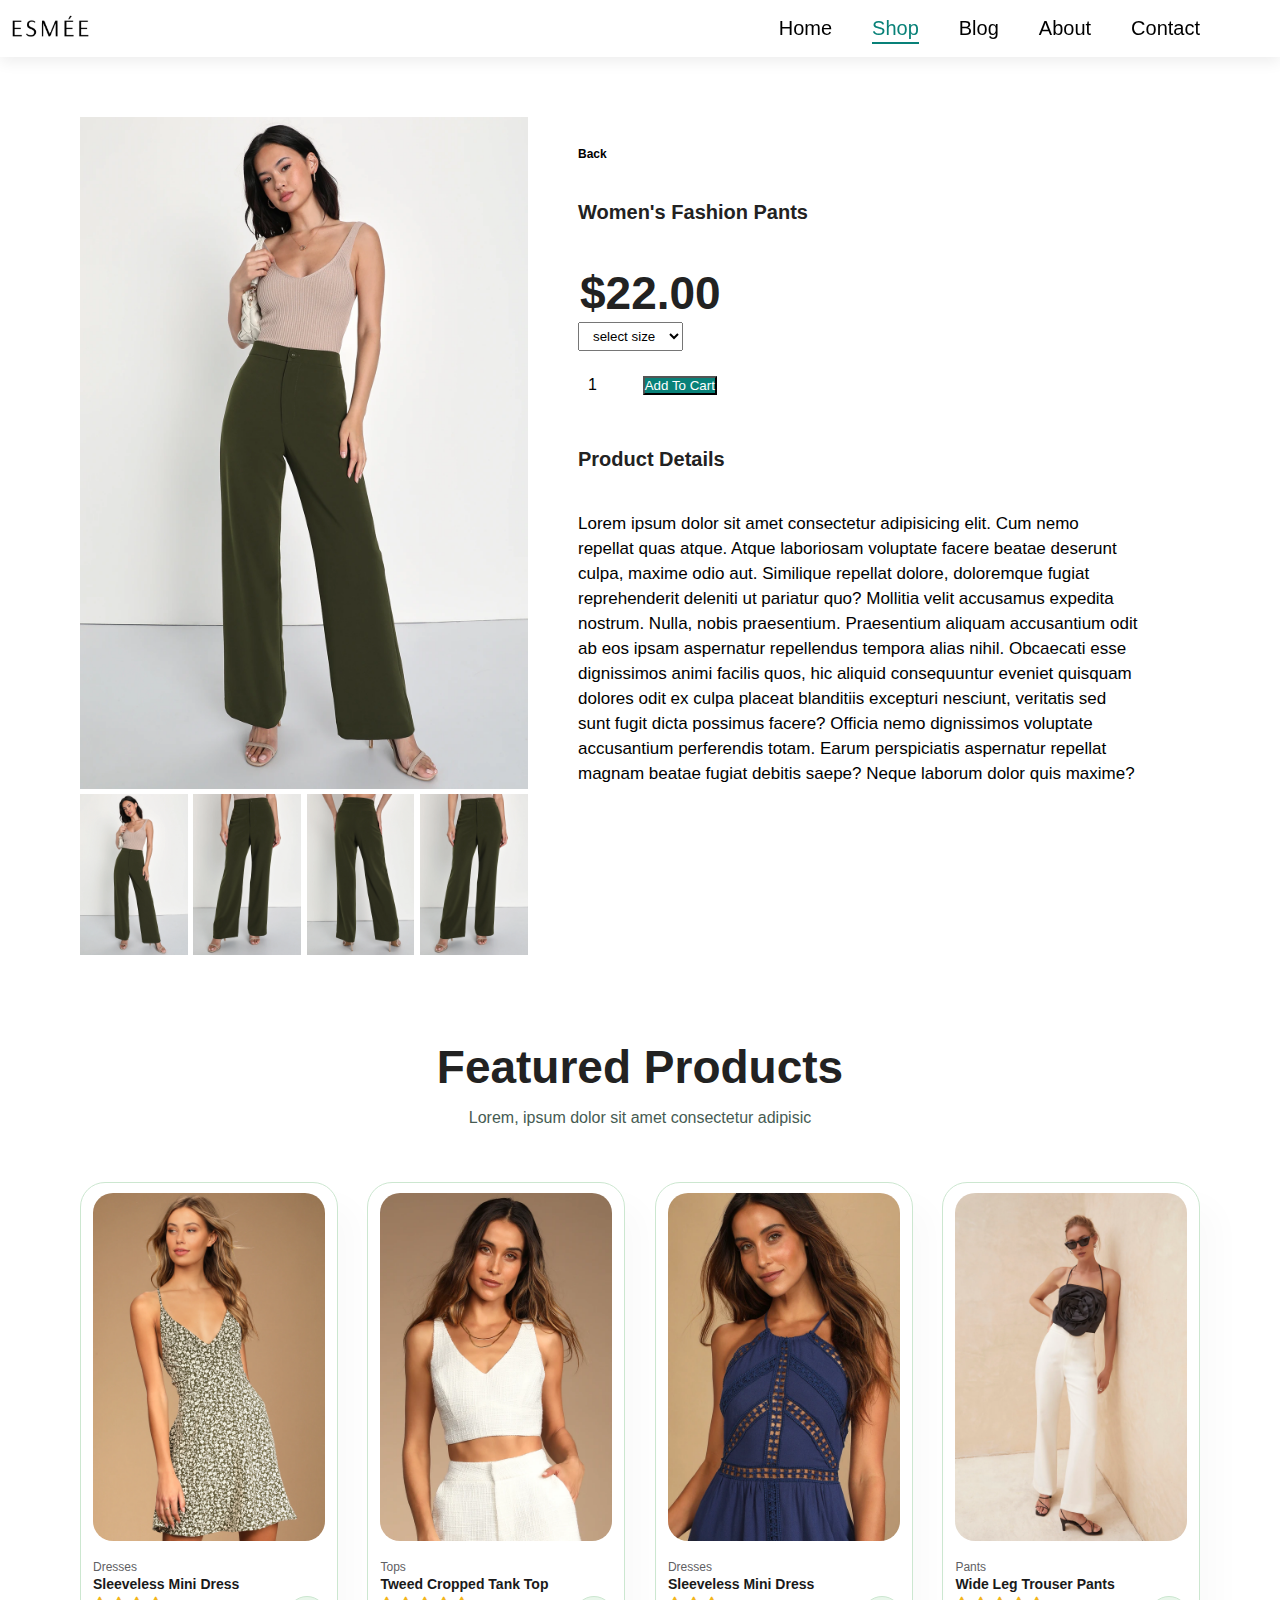
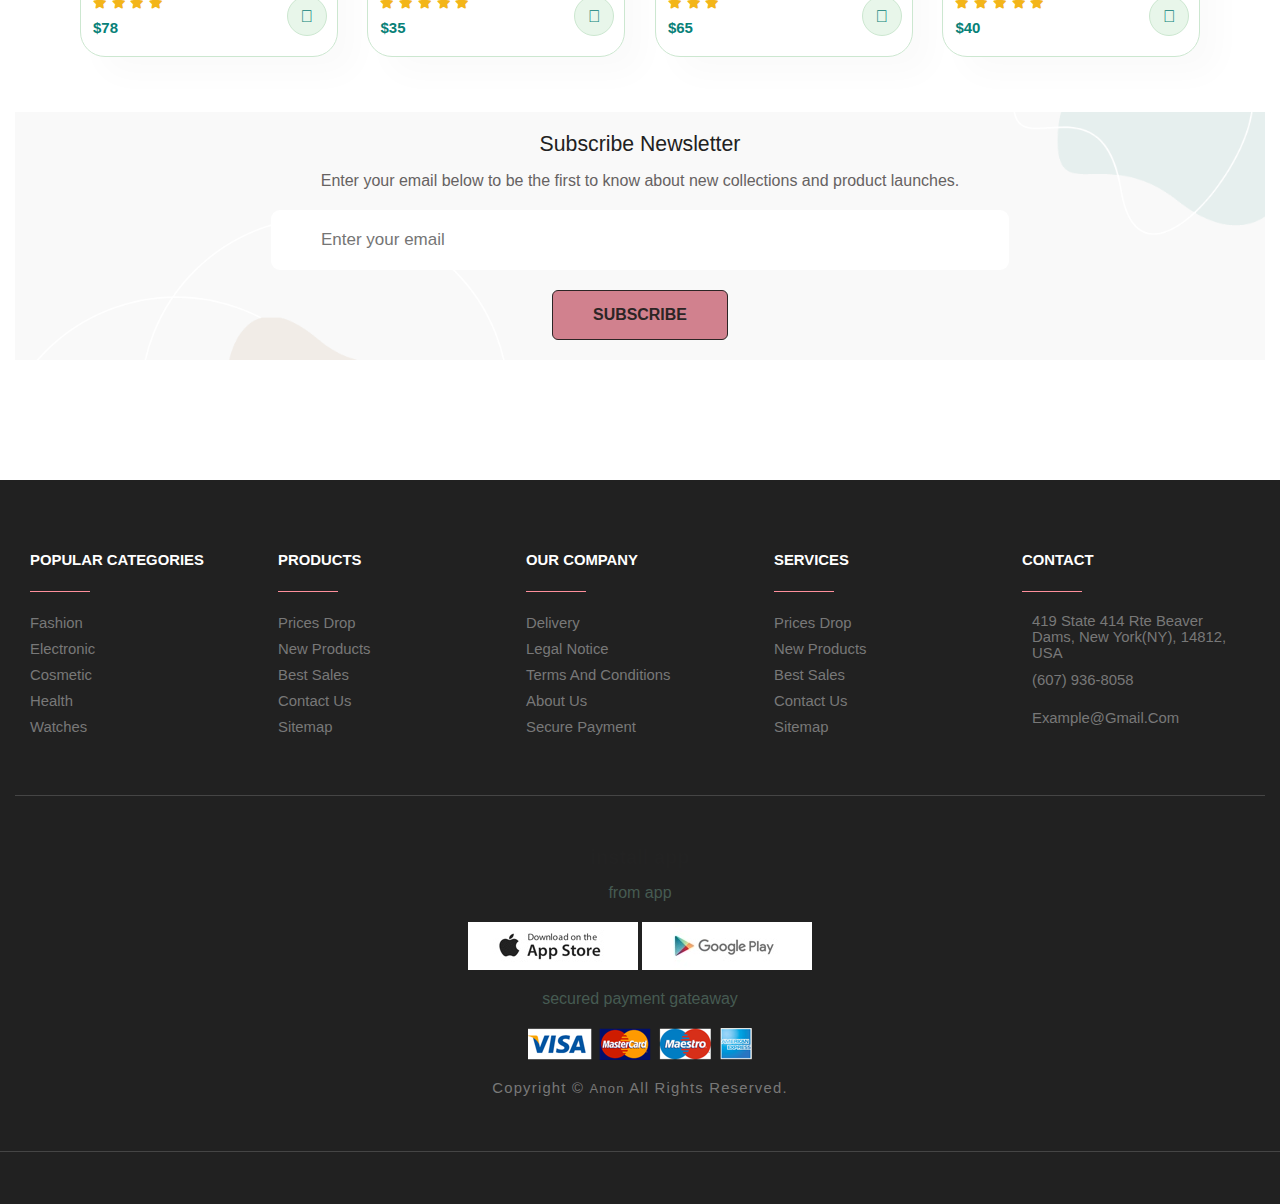
<file: sproduct1.html>
<!DOCTYPE html>
<html lang="en">
<head>
    <meta charset="UTF-8">
    <meta name="viewport" content="width=device-width, initial-scale=1.0">
    <title>Online Shopping</title>

    <link rel="stylesheet" href="https://pro.fontawesome.com/releases/v5.10.0/css/all.css">
 

<link rel="stylesheet" href="./main.css">
  

</head>
<body>
  <section id="header">
    <a href="#"> <img  src= "./images/Screenshot 2024-04-18 042407.png" class="logo" alt="this is logo" ></a>
    <div>
        <ul id="navbar">
    <li ><a  href="index.html" >Home</a>     </li>
    <li ><a class="active" href="Shop.html">Shop</a></li>
    <li ><a href="blog.html">Blog</a></li>
    <li ><a href="about.html">About</a></li>
    <li ><a href="contact.html">Contact</a></li>
    <li id="lg-bag"> <a href="cart.html">  <i class="far fa-shopping-bag">
     </i>  </a></li>
     <a href="#" id="close"><i class="far fa-times"></i></a>
    
        </ul>
    </div>
    <div id="mobile">
      
       
            <a href="cart.html"> 
                <i class="far fa-shopping-bag"> </i>
            </a>
            <i id="bar" class="fas fa-outdent"></i>
       
    </div>
       </section>
   <section id="prodetails" class="section-p1">

<div class="single-pro-image">
    <img src="./images/A Power Mood Olive Green High-Waisted Wide Leg Trouser Pants1.webp" width="100%" id="MainImg">

<div class="small-img-groub">
    


  
    <div class="small-img-col">
        <img src="./images/A Power Mood Olive Green High-Waisted Wide Leg Trouser Pants1.webp" width="100%" class="small-img" alt="">
    </div>
    <div class="small-img-col">
        <img src="./images/A Power Mood Olive Green High-Waisted Wide Leg Trouser Pants2.webp" width="100%" class="small-img" alt="">
    </div>
    <div class="small-img-col">
        <img src="./images/A Power Mood Olive Green High-Waisted Wide Leg Trouser Pants4.webp" width="100%" class="small-img" alt="">
    </div>
    <div class="small-img-col">
        <img src="./images/A Power Mood Olive Green High-Waisted Wide Leg Trouser Pants2.webp" width="100%" class="small-img" alt="">
    </div>
</div>
</div>
<div class="single-pro-details">

    <h6 onclick="window.location.href='shop.html'"> Back</h6>
    <h4>Women's Fashion Pants</h4>
    <h2>$22.00</h2>
    <select>
        <option>select size</option>
        <option>XL</option>
        <option>XXL</option>
        <option>Small</option>
        <option>Large</option>
    
    </select>
    <input type="number" value="1">
    <button class="normal">Add To Cart</button>
    <h4>Product Details</h4>
    <span>Lorem ipsum dolor sit amet consectetur adipisicing elit. Cum nemo repellat quas atque. Atque laboriosam voluptate facere beatae deserunt culpa, maxime odio aut. Similique repellat dolore, doloremque fugiat reprehenderit deleniti ut pariatur quo? Mollitia velit accusamus expedita nostrum. Nulla, nobis praesentium. Praesentium aliquam accusantium odit ab eos ipsam aspernatur repellendus tempora alias nihil. Obcaecati esse dignissimos animi facilis quos, hic aliquid consequuntur eveniet quisquam dolores odit ex culpa placeat blanditiis excepturi nesciunt, veritatis sed sunt fugit dicta possimus facere? Officia nemo dignissimos voluptate accusantium perferendis totam. Earum perspiciatis aspernatur repellat magnam beatae fugiat debitis saepe? Neque laborum dolor quis maxime?</span>
    
       </div> 


    </section>


    <section id="product1" class="section-p1">
        <h2>
           Featured Products 
        </h2>
        <p>
            Lorem, ipsum dolor sit amet consectetur adipisic
        </p>
       
        <div class="pro-container">
             
            <div class="pro" onclick="window.location.href='sproduct.html'">
                <img src="./images/8582461_1760476.webp">
                <div class="des">
                   <span>
                  Dresses
                   </span>
                    <h5>
                      Sleeveless Mini  Dress
                    </h5>
          
            <div class="star">
               <i class="fas fa-star"></i>
               <i class="fas fa-star"></i>
               <i class="fas fa-star"></i>
               <i class="fas fa-star"></i>
              
                </div>
        
                <h4>$78</h4>
            </div>
        
            <a href="#">
               <i class="fal fa-shopping-cart cart"></i>
        
            </a>
            
            </div>     
          <div class="pro" onclick="window.location.href='sproduct2.html'">
              <img src="./images/8340261_1688636.webp">
              <div class="des">
                 <span>
                  Tops
                 </span>
                  <h5>
                    Tweed Cropped Tank Top
                  </h5>
        
          <div class="star">
             <i class="fas fa-star"></i>
             <i class="fas fa-star"></i>
             <i class="fas fa-star"></i>
             <i class="fas fa-star"></i>
             <i class="fas fa-star"></i>
              </div>
      
              <h4>$35</h4>
          </div>
        
          <a href="#">
            <i class="fal fa-shopping-cart cart"></i>
      
         </a>
          
          </div>     
          <div class="pro" onclick="window.location.href='sproduct3.html'">
              <img src="./images/Leads to You Navy Blue Crochet Lace Sleeveless Mini Dress3.webp">
              <div class="des">
                 <span>
                 Dresses
                 </span>
                  <h5>
                    Sleeveless Mini Dress
                  </h5>
        
          <div class="star">
             <i class="fas fa-star"></i>
         
             <i class="fas fa-star"></i>
             <i class="fas fa-star"></i>
              </div>
      
              <h4>$65</h4>
          </div>
      
       
          <a href="#">
            <i class="fal fa-shopping-cart cart"></i>
      
         </a>
          
          </div>     
          <div class="pro" onclick="window.location.href='sproduct4.html'">
              <img src="./images/A Power Mood White High-Waisted Wide Leg Trouser Pants1.webp">
              <div class="des">
                 <span>
                 Pants
                 </span>
                  <h5>
                    Wide Leg Trouser Pants
                  </h5>
        
          <div class="star">
             <i class="fas fa-star"></i>
             <i class="fas fa-star"></i>
             <i class="fas fa-star"></i>
             <i class="fas fa-star"></i>
             <i class="fas fa-star"></i>
              </div>
      
              <h4>$40</h4>
          </div>
      
          <a href="#">
            <i class="fal fa-shopping-cart cart"></i>
      
         </a>
          
          </div>     
         
          
          
          </div>   
      
      
        
          </section>




        <section class="section newsletter">
          <div class="container">
        
            <div class="newsletter-card" style="background-image: url('./images/newsletter-bg.png')">
        
              <h2 class="card-title">Subscribe Newsletter</h2>
        
              <p class="card-text">
                Enter your email below to be the first to know about new collections and product launches.
              </p>
        
              <form action="" class="card-form">
        
                <div class="input-wrapper">
                  <ion-icon name="mail-outline"></ion-icon>
        
                  <input type="email" name="emal" placeholder="Enter your email" required class="input-field">
                </div>
        
                <button type="submit" class="btn ">
                  <span>Subscribe</span>
        
                  <ion-icon name="arrow-forward" aria-hidden="true"></ion-icon>
                </button>
        
              </form>
        
            </div>
        
          </div>
        </section>

<footer>

    <div class="footer-category">

      <div class="container">

 
 



    <div class="footer-nav">

      <div class="container">

        <ul class="footer-nav-list">

          <li class="footer-nav-item">
            <h2 class="nav-title">Popular Categories</h2>
          </li>

          <li class="footer-nav-item">
            <a href="#" class="footer-nav-link">Fashion</a>
          </li>

          <li class="footer-nav-item">
            <a href="#" class="footer-nav-link">Electronic</a>
          </li>

          <li class="footer-nav-item">
            <a href="#" class="footer-nav-link">Cosmetic</a>
          </li>

          <li class="footer-nav-item">
            <a href="#" class="footer-nav-link">Health</a>
          </li>

          <li class="footer-nav-item">
            <a href="#" class="footer-nav-link">Watches</a>
          </li>

        </ul>

        <ul class="footer-nav-list">
        
          <li class="footer-nav-item">
            <h2 class="nav-title">Products</h2>
          </li>
        
          <li class="footer-nav-item">
            <a href="#" class="footer-nav-link">Prices drop</a>
          </li>
        
          <li class="footer-nav-item">
            <a href="#" class="footer-nav-link">New products</a>
          </li>
        
          <li class="footer-nav-item">
            <a href="#" class="footer-nav-link">Best sales</a>
          </li>
        
          <li class="footer-nav-item">
            <a href="#" class="footer-nav-link">Contact us</a>
          </li>
        
          <li class="footer-nav-item">
            <a href="#" class="footer-nav-link">Sitemap</a>
          </li>
        
        </ul>

        <ul class="footer-nav-list">
        
          <li class="footer-nav-item">
            <h2 class="nav-title">Our Company</h2>
          </li>
        
          <li class="footer-nav-item">
            <a href="#" class="footer-nav-link">Delivery</a>
          </li>
        
          <li class="footer-nav-item">
            <a href="#" class="footer-nav-link">Legal Notice</a>
          </li>
        
          <li class="footer-nav-item">
            <a href="#" class="footer-nav-link">Terms and conditions</a>
          </li>
        
          <li class="footer-nav-item">
            <a href="#" class="footer-nav-link">About us</a>
          </li>
        
          <li class="footer-nav-item">
            <a href="#" class="footer-nav-link">Secure payment</a>
          </li>
        
        </ul>

        <ul class="footer-nav-list">
        
          <li class="footer-nav-item">
            <h2 class="nav-title">Services</h2>
          </li>
        
          <li class="footer-nav-item">
            <a href="#" class="footer-nav-link">Prices drop</a>
          </li>
        
          <li class="footer-nav-item">
            <a href="#" class="footer-nav-link">New products</a>
          </li>
        
          <li class="footer-nav-item">
            <a href="#" class="footer-nav-link">Best sales</a>
          </li>
        
          <li class="footer-nav-item">
            <a href="#" class="footer-nav-link">Contact us</a>
          </li>
        
          <li class="footer-nav-item">
            <a href="#" class="footer-nav-link">Sitemap</a>
          </li>
        
        </ul>

        <ul class="footer-nav-list">

          <li class="footer-nav-item">
            <h2 class="nav-title">Contact</h2>
          </li>

          <li class="footer-nav-item flex">
            <div class="icon-box">
              <ion-icon name="location-outline"></ion-icon>
            </div>

            <address class="content">
              419 State 414 Rte
              Beaver Dams, New York(NY), 14812, USA
            </address>
          </li>

          <li class="footer-nav-item flex">
            <div class="icon-box">
              <ion-icon name="call-outline"></ion-icon>
            </div>

            <a href="tel:+607936-8058" class="footer-nav-link">(607) 936-8058</a>
          </li>

          <li class="footer-nav-item flex">
            <div class="icon-box">
              <ion-icon name="mail-outline"></ion-icon>
            </div>

            <a href="mailto:example@gmail.com" class="footer-nav-link">example@gmail.com</a>
          </li>

        </ul>

        <ul class="footer-nav-list">

          <li class="footer-nav-item">
            <h2 class="nav-title">Follow Us</h2>
          </li>

          <li>
            <ul class="social-link">

              <li class="footer-nav-item">
                <a href="#" class="footer-nav-link">
                  <ion-icon name="logo-facebook"></ion-icon>
                </a>
              </li>

              <li class="footer-nav-item">
                <a href="#" class="footer-nav-link">
                  <ion-icon name="logo-twitter"></ion-icon>
                </a>
              </li>

              <li class="footer-nav-item">
                <a href="#" class="footer-nav-link">
                  <ion-icon name="logo-linkedin"></ion-icon>
                </a>
              </li>

              <li class="footer-nav-item">
                <a href="#" class="footer-nav-link">
                  <ion-icon name="logo-instagram"></ion-icon>
                </a>
              </li>
         
            </div>
        

            </ul>
          </li>

        </ul>

      </div>

    </div>

    <div class="footer-bottom">

      <div class="container">
        <div class="col install">
          <h4> install app</h4>
          <p>
              from app
          </p>
          <div class="row">
  
        
        <img src ="./images/app.jpg ">
        <img src="./images/play.jpg"  > 
      </div>
      <p>
          secured payment gateaway
      </p>
      <img src="./images/pay.png" > 
  
      </div>
       

        <p class="copyright">
          Copyright &copy; <a href="#">Anon</a> all rights reserved.
        </p>

      </div>
   
  </footer>


<script>
    var MainImg = document.getElementById("MainImg");
    var smallimg = document.getElementsByClassName("small-img");
    smallimg[0].onclick=function(){
        MainImg.src=smallimg[0].src;
    }
    smallimg[1].onclick=function(){
        MainImg.src=smallimg[1].src;
    }
    smallimg[2].onclick=function(){
        MainImg.src=smallimg[2].src;
    }
    smallimg[3].onclick=function(){
        MainImg.src=smallimg[3].src;
    }
    </script>

<script src="script.js"></script>

</body>
</html>
</file>
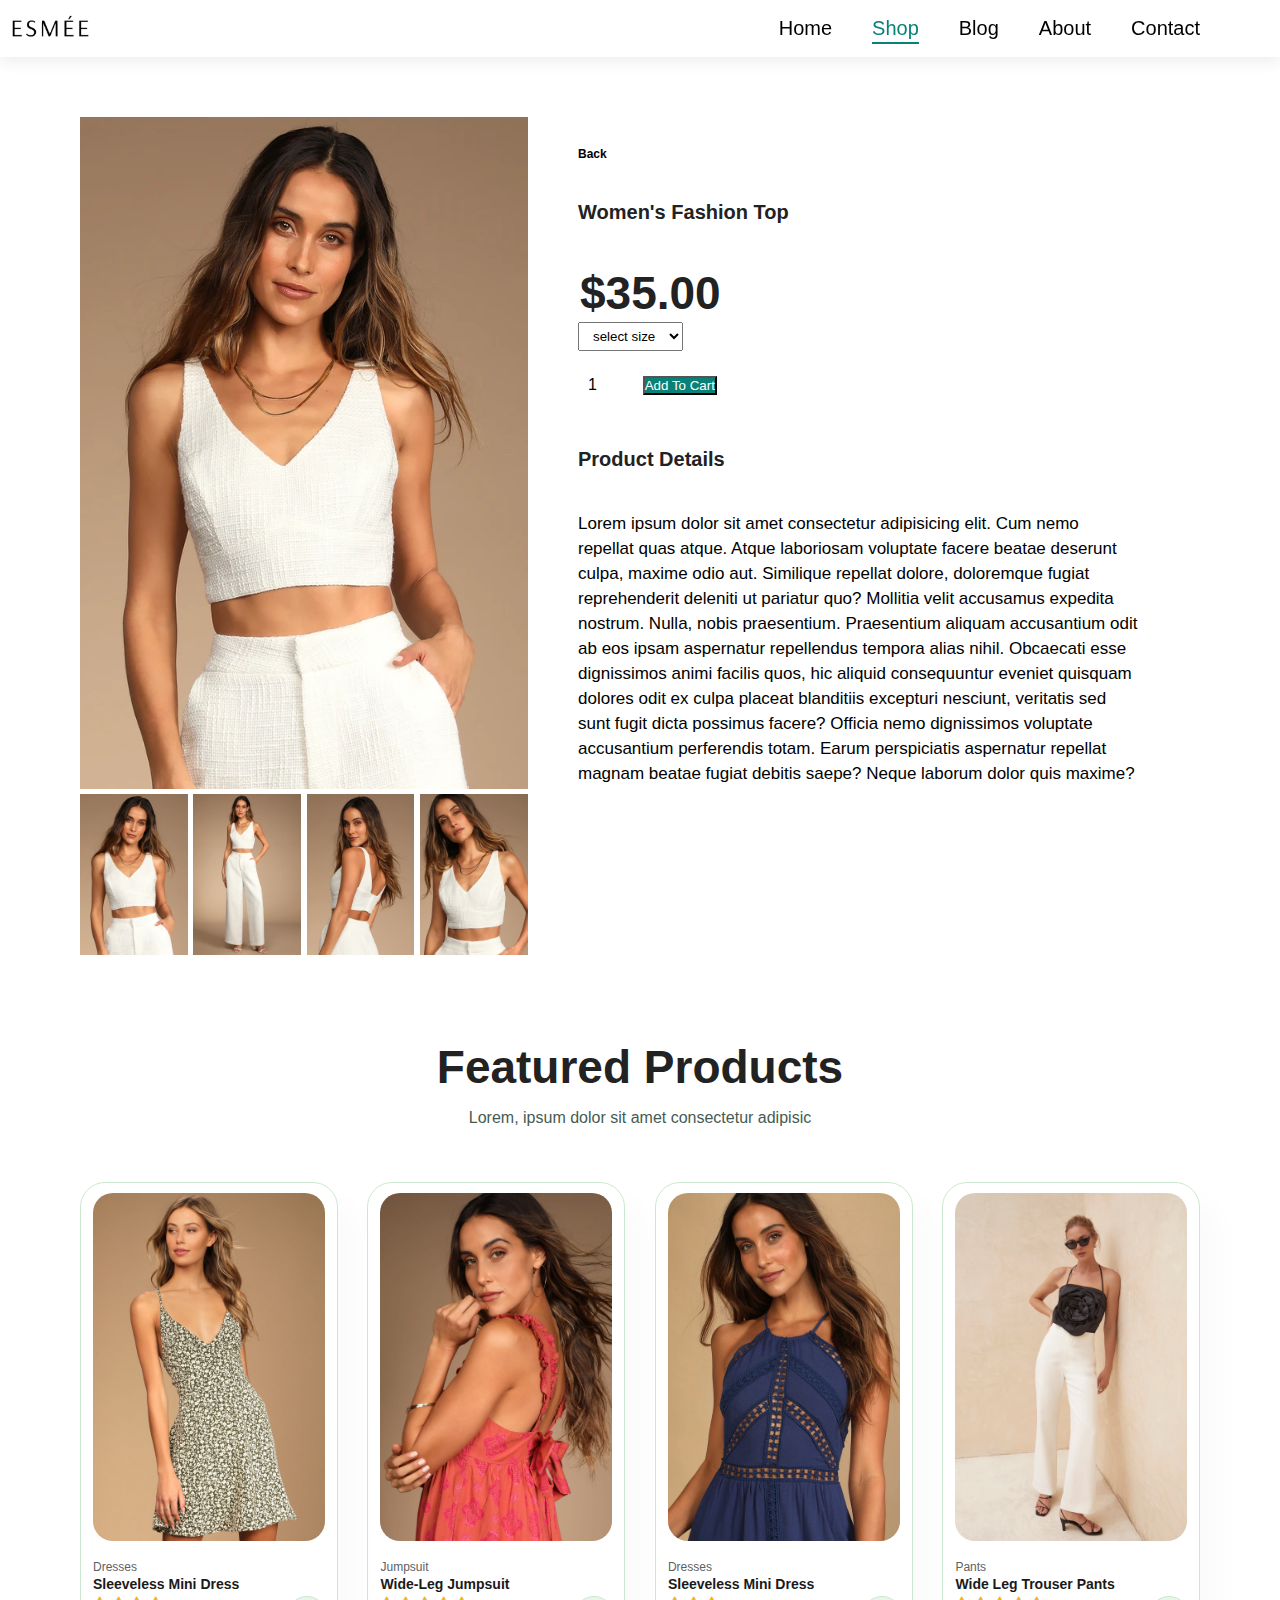
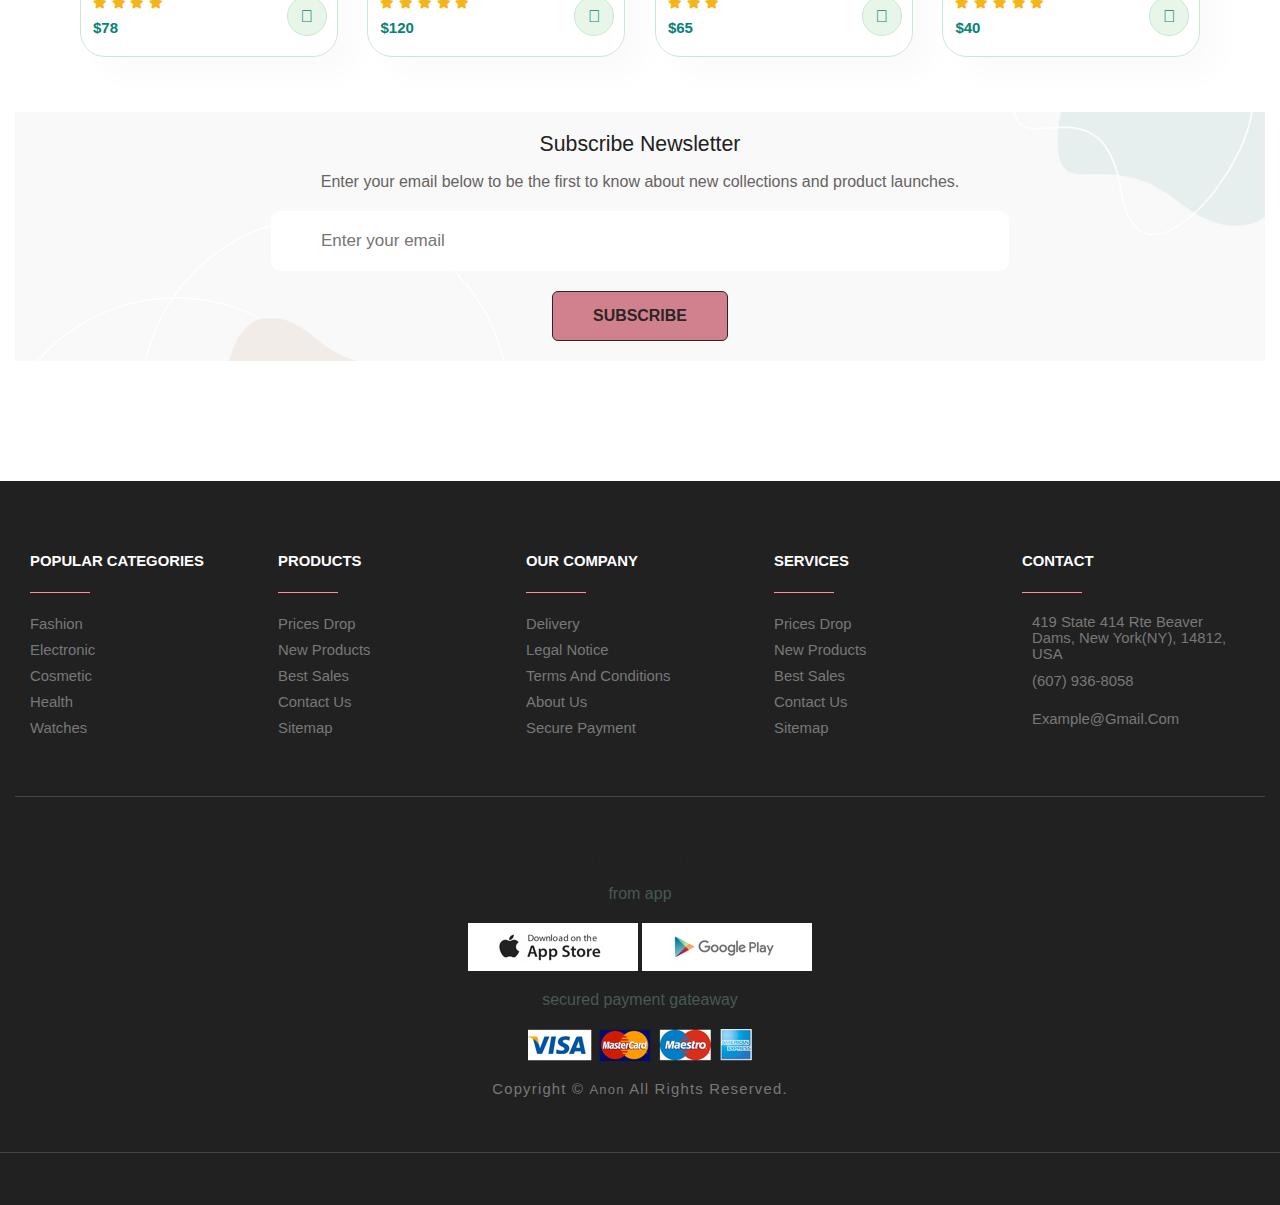
<file: sproduct2.html>
<!DOCTYPE html>
<html lang="en">
<head>
    <meta charset="UTF-8">
    <meta name="viewport" content="width=device-width, initial-scale=1.0">
    <title>Online Shopping</title>

    <link rel="stylesheet" href="https://pro.fontawesome.com/releases/v5.10.0/css/all.css">
 

<link rel="stylesheet" href="./main.css">
  

</head>
<body>
  <section id="header">
    <a href="#"> <img  src= "./images/Screenshot 2024-04-18 042407.png" class="logo" alt="this is logo" ></a>
    <div>
        <ul id="navbar">
    <li ><a  href="index.html" >Home</a>     </li>
    <li ><a class="active" href="Shop.html">Shop</a></li>
    <li ><a href="blog.html">Blog</a></li>
    <li ><a href="about.html">About</a></li>
    <li ><a href="contact.html">Contact</a></li>
    <li id="lg-bag"> <a href="cart.html">  <i class="far fa-shopping-bag">
     </i>  </a></li>
     <a href="#" id="close"><i class="far fa-times"></i></a>
    
        </ul>
    </div>
    <div id="mobile">
      
       
            <a href="cart.html"> 
                <i class="far fa-shopping-bag"> </i>
            </a>
            <i id="bar" class="fas fa-outdent"></i>
       
    </div>
       </section>
   <section id="prodetails" class="section-p1">

<div class="single-pro-image">
    <img src="./images/8340261_1688636.webp" width="100%" id="MainImg">

<div class="small-img-groub">
    


  
    <div class="small-img-col">
        <img src="./images/8340261_1688636.webp" width="100%" class="small-img" alt="">
    </div>
    <div class="small-img-col">
        <img src="./images/8340281_1688636.webp" width="100%" class="small-img" alt="">
    </div>
    <div class="small-img-col">
        <img src="./images/8340321_1688636.webp" width="100%" class="small-img" alt="">
    </div>
    <div class="small-img-col">
        <img src="./images/8340301_1688636.webp" width="100%" class="small-img" alt="">
    </div>
</div>
</div>
<div class="single-pro-details">

    <h6 onclick="window.location.href='shop.html'"> Back</h6>
    <h4>Women's Fashion Top</h4>
    <h2>$35.00</h2>
    <select>
        <option>select size</option>
        <option>XL</option>
        <option>XXL</option>
        <option>Small</option>
        <option>Large</option>
    
    </select>
    <input type="number" value="1">
    <button class="normal">Add To Cart</button>
    <h4>Product Details</h4>
    <span>Lorem ipsum dolor sit amet consectetur adipisicing elit. Cum nemo repellat quas atque. Atque laboriosam voluptate facere beatae deserunt culpa, maxime odio aut. Similique repellat dolore, doloremque fugiat reprehenderit deleniti ut pariatur quo? Mollitia velit accusamus expedita nostrum. Nulla, nobis praesentium. Praesentium aliquam accusantium odit ab eos ipsam aspernatur repellendus tempora alias nihil. Obcaecati esse dignissimos animi facilis quos, hic aliquid consequuntur eveniet quisquam dolores odit ex culpa placeat blanditiis excepturi nesciunt, veritatis sed sunt fugit dicta possimus facere? Officia nemo dignissimos voluptate accusantium perferendis totam. Earum perspiciatis aspernatur repellat magnam beatae fugiat debitis saepe? Neque laborum dolor quis maxime?</span>
    
       </div> 


    </section>


    <section id="product1" class="section-p1">
        <h2>
           Featured Products 
        </h2>
        <p>
            Lorem, ipsum dolor sit amet consectetur adipisic
        </p>
       
        <div class="pro-container">
             
            <div class="pro" onclick="window.location.href='sproduct.html'">
                <img src="./images/8582461_1760476.webp">
                <div class="des">
                   <span>
                  Dresses
                   </span>
                    <h5>
                      Sleeveless Mini  Dress
                    </h5>
          
            <div class="star">
               <i class="fas fa-star"></i>
               <i class="fas fa-star"></i>
               <i class="fas fa-star"></i>
               <i class="fas fa-star"></i>
              
                </div>
        
                <h4>$78</h4>
            </div>
        
            <a href="#">
               <i class="fal fa-shopping-cart cart"></i>
        
            </a>
            
            </div>     
            <div class="pro" onclick="window.location.href='sproduct6.html'">
                <img src="./images/Katya Rusty Rose Print Ruffled Tie-Back Wide-Leg Jumpsuit1.jpg">
                <div class="des">
                   <span>
                    Jumpsuit
                   </span>
                    <h5>
                      Wide-Leg Jumpsuit
                    </h5>
          
            <div class="star">
               <i class="fas fa-star"></i>
               <i class="fas fa-star"></i>
               <i class="fas fa-star"></i>
               <i class="fas fa-star"></i>
               <i class="fas fa-star"></i>
                </div>
        
                <h4>$120</h4>
            </div>
         
            <a href="#">
              <i class="fal fa-shopping-cart cart"></i>
        
           </a>
            
            </div>  
          <div class="pro" onclick="window.location.href='sproduct3.html'">
              <img src="./images/Leads to You Navy Blue Crochet Lace Sleeveless Mini Dress3.webp">
              <div class="des">
                 <span>
                 Dresses
                 </span>
                  <h5>
                    Sleeveless Mini Dress
                  </h5>
        
          <div class="star">
             <i class="fas fa-star"></i>
         
             <i class="fas fa-star"></i>
             <i class="fas fa-star"></i>
              </div>
      
              <h4>$65</h4>
          </div>
      
       
          <a href="#">
            <i class="fal fa-shopping-cart cart"></i>
      
         </a>
          
          </div>     
          <div class="pro" onclick="window.location.href='sproduct4.html'">
              <img src="./images/A Power Mood White High-Waisted Wide Leg Trouser Pants1.webp">
              <div class="des">
                 <span>
                 Pants
                 </span>
                  <h5>
                    Wide Leg Trouser Pants
                  </h5>
        
          <div class="star">
             <i class="fas fa-star"></i>
             <i class="fas fa-star"></i>
             <i class="fas fa-star"></i>
             <i class="fas fa-star"></i>
             <i class="fas fa-star"></i>
              </div>
      
              <h4>$40</h4>
          </div>
      
          <a href="#">
            <i class="fal fa-shopping-cart cart"></i>
      
         </a>
          
          </div>     
         
          
          
          </div>   
      
      
        
          </section>




        <section class="section newsletter">
          <div class="container">
        
            <div class="newsletter-card" style="background-image: url('./images/newsletter-bg.png')">
        
              <h2 class="card-title">Subscribe Newsletter</h2>
        
              <p class="card-text">
                Enter your email below to be the first to know about new collections and product launches.
              </p>
        
              <form action="" class="card-form">
        
                <div class="input-wrapper">
                  <ion-icon name="mail-outline"></ion-icon>
        
                  <input type="email" name="emal" placeholder="Enter your email" required class="input-field">
                </div>
        
                <button type="submit" class="btn ">
                  <span>Subscribe</span>
        
                  <ion-icon name="arrow-forward" aria-hidden="true"></ion-icon>
                </button>
        
              </form>
        
            </div>
        
          </div>
        </section>

<footer>

    <div class="footer-category">

      <div class="container">

 
 



    <div class="footer-nav">

      <div class="container">

        <ul class="footer-nav-list">

          <li class="footer-nav-item">
            <h2 class="nav-title">Popular Categories</h2>
          </li>

          <li class="footer-nav-item">
            <a href="#" class="footer-nav-link">Fashion</a>
          </li>

          <li class="footer-nav-item">
            <a href="#" class="footer-nav-link">Electronic</a>
          </li>

          <li class="footer-nav-item">
            <a href="#" class="footer-nav-link">Cosmetic</a>
          </li>

          <li class="footer-nav-item">
            <a href="#" class="footer-nav-link">Health</a>
          </li>

          <li class="footer-nav-item">
            <a href="#" class="footer-nav-link">Watches</a>
          </li>

        </ul>

        <ul class="footer-nav-list">
        
          <li class="footer-nav-item">
            <h2 class="nav-title">Products</h2>
          </li>
        
          <li class="footer-nav-item">
            <a href="#" class="footer-nav-link">Prices drop</a>
          </li>
        
          <li class="footer-nav-item">
            <a href="#" class="footer-nav-link">New products</a>
          </li>
        
          <li class="footer-nav-item">
            <a href="#" class="footer-nav-link">Best sales</a>
          </li>
        
          <li class="footer-nav-item">
            <a href="#" class="footer-nav-link">Contact us</a>
          </li>
        
          <li class="footer-nav-item">
            <a href="#" class="footer-nav-link">Sitemap</a>
          </li>
        
        </ul>

        <ul class="footer-nav-list">
        
          <li class="footer-nav-item">
            <h2 class="nav-title">Our Company</h2>
          </li>
        
          <li class="footer-nav-item">
            <a href="#" class="footer-nav-link">Delivery</a>
          </li>
        
          <li class="footer-nav-item">
            <a href="#" class="footer-nav-link">Legal Notice</a>
          </li>
        
          <li class="footer-nav-item">
            <a href="#" class="footer-nav-link">Terms and conditions</a>
          </li>
        
          <li class="footer-nav-item">
            <a href="#" class="footer-nav-link">About us</a>
          </li>
        
          <li class="footer-nav-item">
            <a href="#" class="footer-nav-link">Secure payment</a>
          </li>
        
        </ul>

        <ul class="footer-nav-list">
        
          <li class="footer-nav-item">
            <h2 class="nav-title">Services</h2>
          </li>
        
          <li class="footer-nav-item">
            <a href="#" class="footer-nav-link">Prices drop</a>
          </li>
        
          <li class="footer-nav-item">
            <a href="#" class="footer-nav-link">New products</a>
          </li>
        
          <li class="footer-nav-item">
            <a href="#" class="footer-nav-link">Best sales</a>
          </li>
        
          <li class="footer-nav-item">
            <a href="#" class="footer-nav-link">Contact us</a>
          </li>
        
          <li class="footer-nav-item">
            <a href="#" class="footer-nav-link">Sitemap</a>
          </li>
        
        </ul>

        <ul class="footer-nav-list">

          <li class="footer-nav-item">
            <h2 class="nav-title">Contact</h2>
          </li>

          <li class="footer-nav-item flex">
            <div class="icon-box">
              <ion-icon name="location-outline"></ion-icon>
            </div>

            <address class="content">
              419 State 414 Rte
              Beaver Dams, New York(NY), 14812, USA
            </address>
          </li>

          <li class="footer-nav-item flex">
            <div class="icon-box">
              <ion-icon name="call-outline"></ion-icon>
            </div>

            <a href="tel:+607936-8058" class="footer-nav-link">(607) 936-8058</a>
          </li>

          <li class="footer-nav-item flex">
            <div class="icon-box">
              <ion-icon name="mail-outline"></ion-icon>
            </div>

            <a href="mailto:example@gmail.com" class="footer-nav-link">example@gmail.com</a>
          </li>

        </ul>

        <ul class="footer-nav-list">

          <li class="footer-nav-item">
            <h2 class="nav-title">Follow Us</h2>
          </li>

          <li>
            <ul class="social-link">

              <li class="footer-nav-item">
                <a href="#" class="footer-nav-link">
                  <ion-icon name="logo-facebook"></ion-icon>
                </a>
              </li>

              <li class="footer-nav-item">
                <a href="#" class="footer-nav-link">
                  <ion-icon name="logo-twitter"></ion-icon>
                </a>
              </li>

              <li class="footer-nav-item">
                <a href="#" class="footer-nav-link">
                  <ion-icon name="logo-linkedin"></ion-icon>
                </a>
              </li>

              <li class="footer-nav-item">
                <a href="#" class="footer-nav-link">
                  <ion-icon name="logo-instagram"></ion-icon>
                </a>
              </li>
         
            </div>
        

            </ul>
          </li>

        </ul>

      </div>

    </div>

    <div class="footer-bottom">

      <div class="container">
        <div class="col install">
          <h4> install app</h4>
          <p>
              from app
          </p>
          <div class="row">
  
        
        <img src ="./images/app.jpg ">
        <img src="./images/play.jpg"  > 
      </div>
      <p>
          secured payment gateaway
      </p>
      <img src="./images/pay.png" > 
  
      </div>
       

        <p class="copyright">
          Copyright &copy; <a href="#">Anon</a> all rights reserved.
        </p>

      </div>
   
  </footer>


<script>
    var MainImg = document.getElementById("MainImg");
    var smallimg = document.getElementsByClassName("small-img");
    smallimg[0].onclick=function(){
        MainImg.src=smallimg[0].src;
    }
    smallimg[1].onclick=function(){
        MainImg.src=smallimg[1].src;
    }
    smallimg[2].onclick=function(){
        MainImg.src=smallimg[2].src;
    }
    smallimg[3].onclick=function(){
        MainImg.src=smallimg[3].src;
    }
    </script>

<script src="script.js"></script>

</body>
</html>
</file>
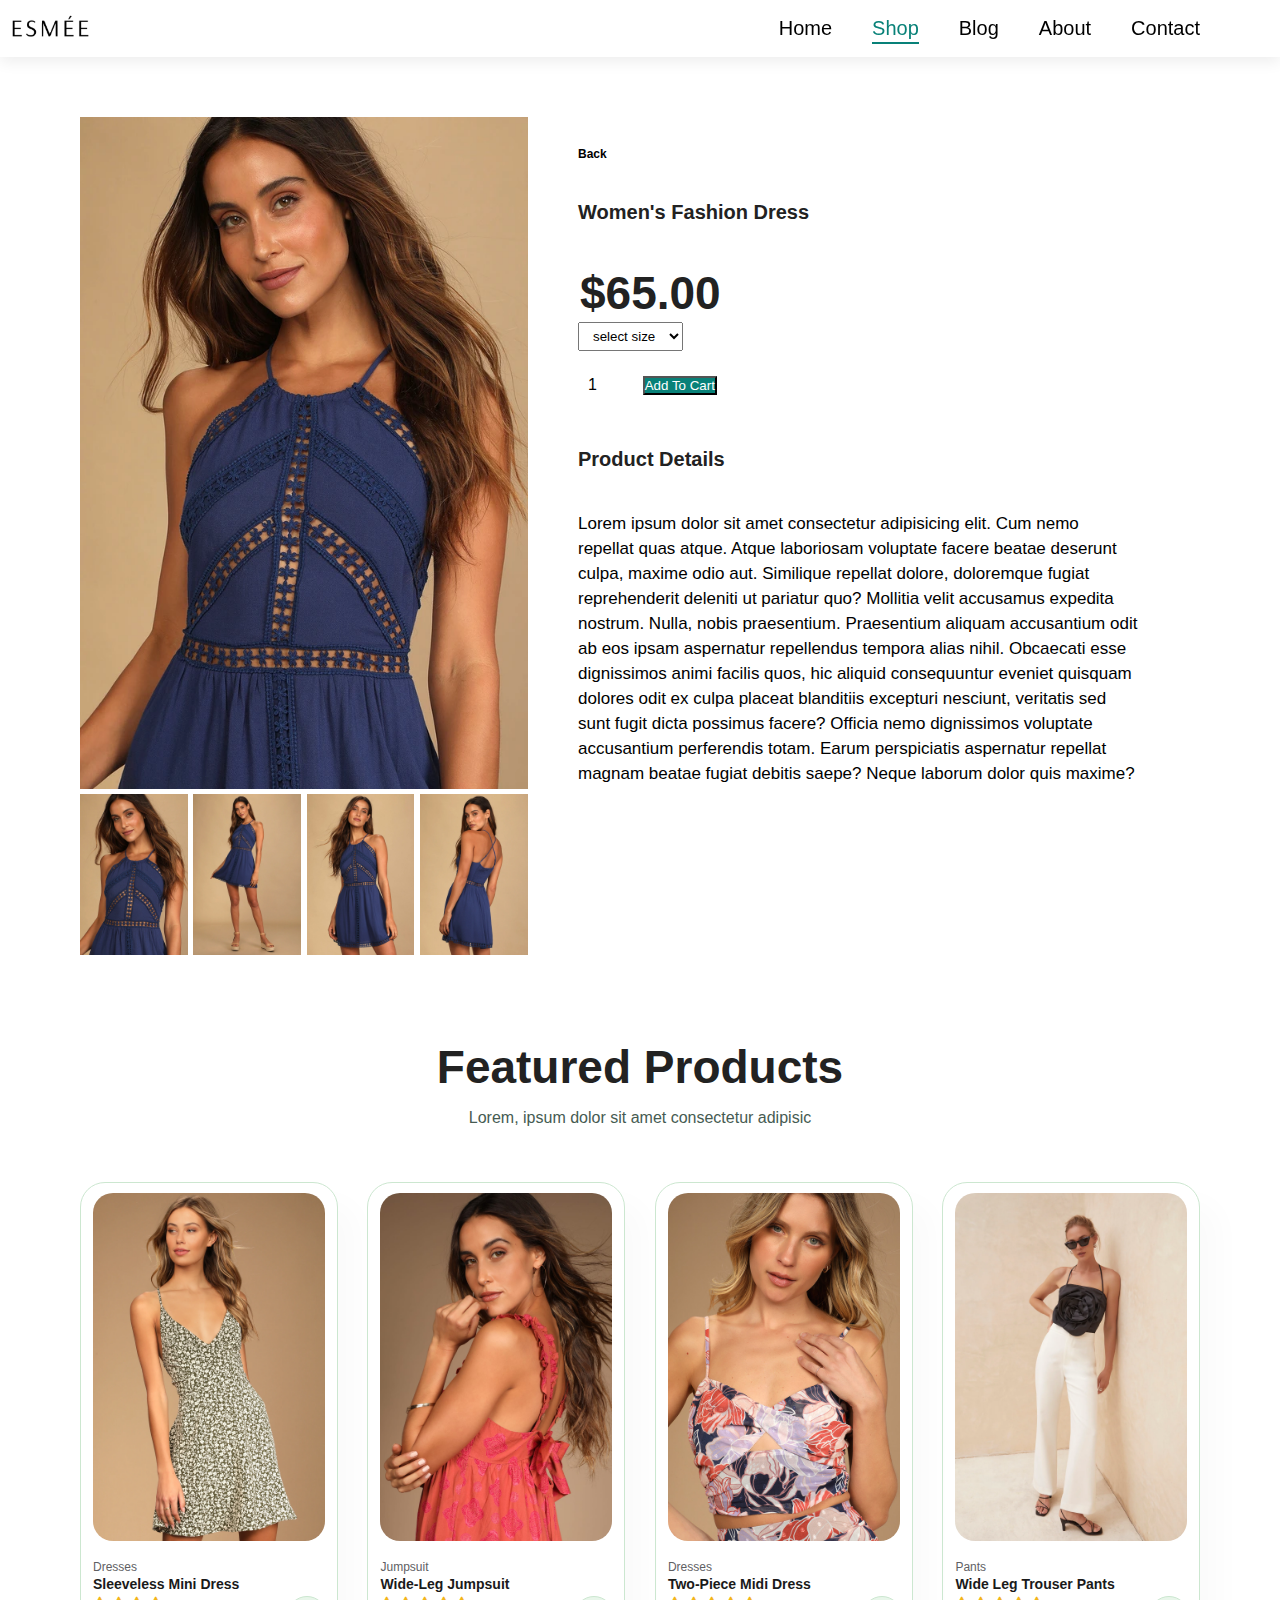
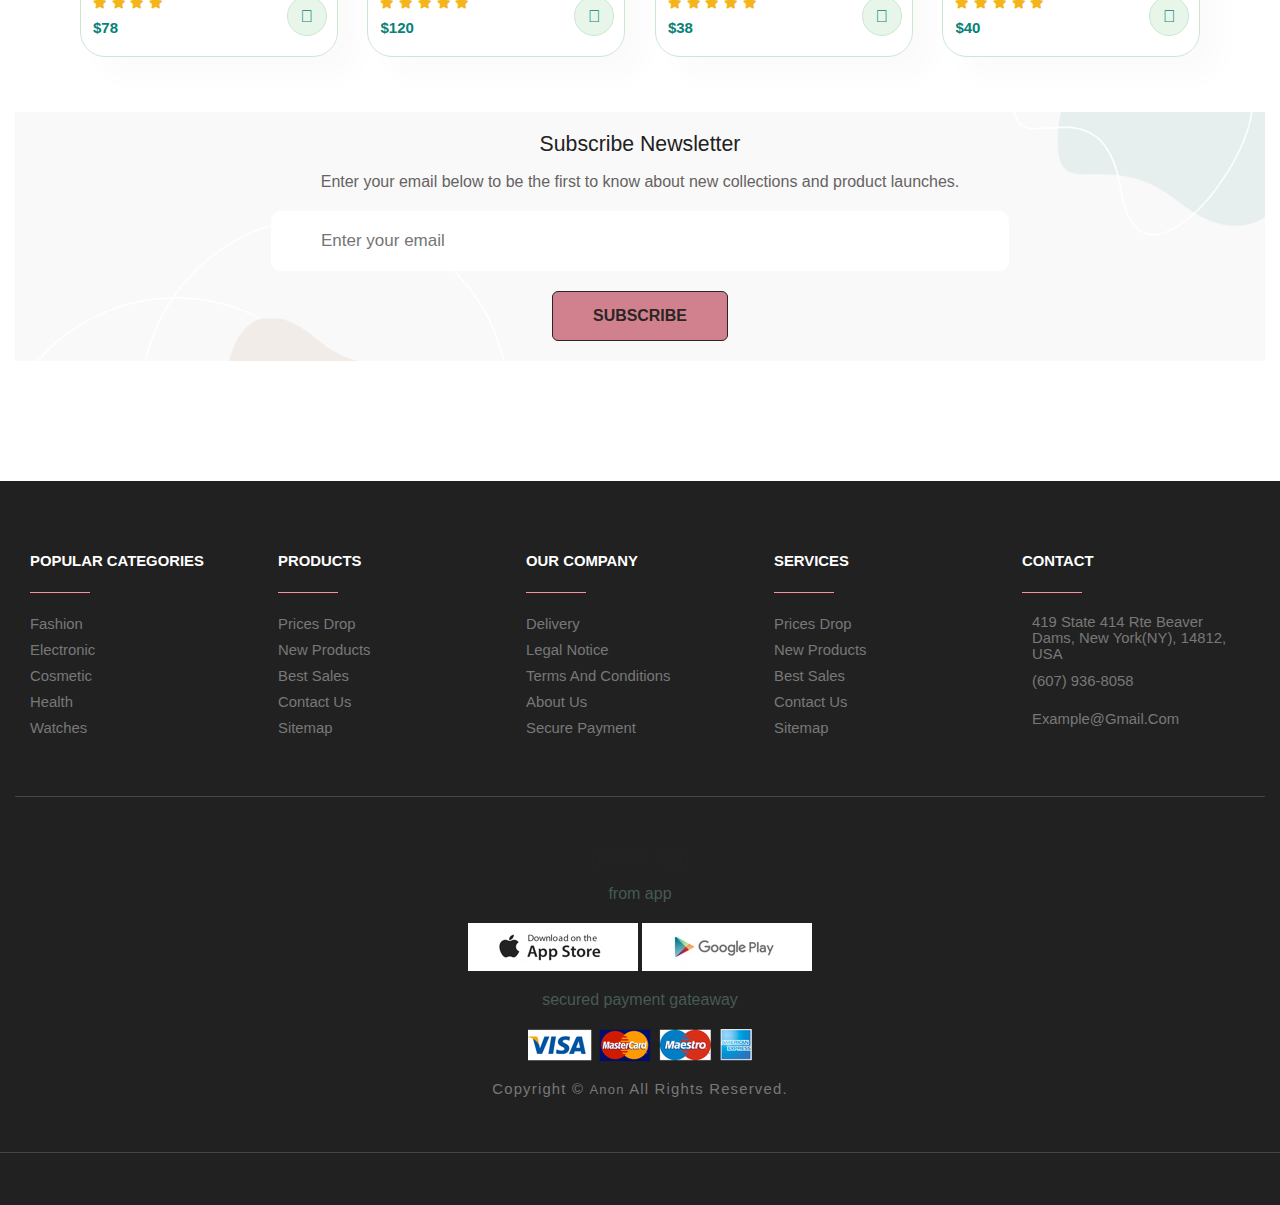
<file: sproduct3.html>
<!DOCTYPE html>
<html lang="en">
<head>
    <meta charset="UTF-8">
    <meta name="viewport" content="width=device-width, initial-scale=1.0">
    <title>Online Shopping</title>

    <link rel="stylesheet" href="https://pro.fontawesome.com/releases/v5.10.0/css/all.css">
 

<link rel="stylesheet" href="./main.css">
  

</head>
<body>
  <section id="header">
    <a href="#"> <img  src= "./images/Screenshot 2024-04-18 042407.png" class="logo" alt="this is logo" ></a>
    <div>
        <ul id="navbar">
    <li ><a  href="index.html" >Home</a>     </li>
    <li ><a class="active" href="Shop.html">Shop</a></li>
    <li ><a href="blog.html">Blog</a></li>
    <li ><a href="about.html">About</a></li>
    <li ><a href="contact.html">Contact</a></li>
    <li id="lg-bag"> <a href="cart.html">  <i class="far fa-shopping-bag">
     </i>  </a></li>
     <a href="#" id="close"><i class="far fa-times"></i></a>
    
        </ul>
    </div>
    <div id="mobile">
      
       
            <a href="cart.html"> 
                <i class="far fa-shopping-bag"> </i>
            </a>
            <i id="bar" class="fas fa-outdent"></i>
       
    </div>
       </section>
   <section id="prodetails" class="section-p1">

<div class="single-pro-image">
    <img src="./images/Leads to You Navy Blue Crochet Lace Sleeveless Mini Dress3.webp" width="100%" id="MainImg">

<div class="small-img-groub">
    


  
    <div class="small-img-col">
        <img src="./images/Leads to You Navy Blue Crochet Lace Sleeveless Mini Dress3.webp" width="100%" class="small-img" alt="">
    </div>
    <div class="small-img-col">
        <img src="./images/Leads to You Navy Blue Crochet Lace Sleeveless Mini Dress2.webp" width="100%" class="small-img" alt="">
    </div>
    <div class="small-img-col">
        <img src="./images/Leads to You Navy Blue Crochet Lace Sleeveless Mini Dress1.jpg" width="100%" class="small-img" alt="">
    </div>
    <div class="small-img-col">
        <img src="./images/Leads to You Navy Blue Crochet Lace Sleeveless Mini Dress4.webp" width="100%" class="small-img" alt="">
    </div>
</div>
</div>
<div class="single-pro-details">

    <h6 onclick="window.location.href='shop.html'"> Back</h6>
    <h4>Women's Fashion Dress</h4>
    <h2>$65.00</h2>
    <select>
        <option>select size</option>
        <option>XL</option>
        <option>XXL</option>
        <option>Small</option>
        <option>Large</option>
    
    </select>
    <input type="number" value="1">
    <button class="normal">Add To Cart</button>
    <h4>Product Details</h4>
    <span>Lorem ipsum dolor sit amet consectetur adipisicing elit. Cum nemo repellat quas atque. Atque laboriosam voluptate facere beatae deserunt culpa, maxime odio aut. Similique repellat dolore, doloremque fugiat reprehenderit deleniti ut pariatur quo? Mollitia velit accusamus expedita nostrum. Nulla, nobis praesentium. Praesentium aliquam accusantium odit ab eos ipsam aspernatur repellendus tempora alias nihil. Obcaecati esse dignissimos animi facilis quos, hic aliquid consequuntur eveniet quisquam dolores odit ex culpa placeat blanditiis excepturi nesciunt, veritatis sed sunt fugit dicta possimus facere? Officia nemo dignissimos voluptate accusantium perferendis totam. Earum perspiciatis aspernatur repellat magnam beatae fugiat debitis saepe? Neque laborum dolor quis maxime?</span>
    
       </div> 


    </section>


    <section id="product1" class="section-p1">
        <h2>
           Featured Products 
        </h2>
        <p>
            Lorem, ipsum dolor sit amet consectetur adipisic
        </p>
       
        <div class="pro-container">
             
            <div class="pro" onclick="window.location.href='sproduct.html'">
                <img src="./images/8582461_1760476.webp">
                <div class="des">
                   <span>
                  Dresses
                   </span>
                    <h5>
                      Sleeveless Mini  Dress
                    </h5>
          
            <div class="star">
               <i class="fas fa-star"></i>
               <i class="fas fa-star"></i>
               <i class="fas fa-star"></i>
               <i class="fas fa-star"></i>
              
                </div>
        
                <h4>$78</h4>
            </div>
        
            <a href="#">
               <i class="fal fa-shopping-cart cart"></i>
        
            </a>
            
            </div>     
            <div class="pro" onclick="window.location.href='sproduct6.html'">
                <img src="./images/Katya Rusty Rose Print Ruffled Tie-Back Wide-Leg Jumpsuit1.jpg">
                <div class="des">
                   <span>
                    Jumpsuit
                   </span>
                    <h5>
                      Wide-Leg Jumpsuit
                    </h5>
          
            <div class="star">
               <i class="fas fa-star"></i>
               <i class="fas fa-star"></i>
               <i class="fas fa-star"></i>
               <i class="fas fa-star"></i>
               <i class="fas fa-star"></i>
                </div>
        
                <h4>$120</h4>
            </div>
         
            <a href="#">
              <i class="fal fa-shopping-cart cart"></i>
        
           </a>
            
            </div>  
            <div class="pro" onclick="window.location.href='sproduct7.html'">
                <img src="./images/8666601_1764756.jpg">
                <div class="des">
                   <span>
                   Dresses
                   </span>
                    <h5>
                      Two-Piece Midi Dress
                    </h5>
          
            <div class="star">
               <i class="fas fa-star"></i>
               <i class="fas fa-star"></i>
               <i class="fas fa-star"></i>
               <i class="fas fa-star"></i>
               <i class="fas fa-star"></i>
                </div>
        
                <h4>$38</h4>
            </div>
        
        
            <a href="#">
              <i class="fal fa-shopping-cart cart"></i>
        
           </a>
            
            </div>  
               
          <div class="pro" onclick="window.location.href='sproduct4.html'">
              <img src="./images/A Power Mood White High-Waisted Wide Leg Trouser Pants1.webp">
              <div class="des">
                 <span>
                 Pants
                 </span>
                  <h5>
                    Wide Leg Trouser Pants
                  </h5>
        
          <div class="star">
             <i class="fas fa-star"></i>
             <i class="fas fa-star"></i>
             <i class="fas fa-star"></i>
             <i class="fas fa-star"></i>
             <i class="fas fa-star"></i>
              </div>
      
              <h4>$40</h4>
          </div>
      
          <a href="#">
            <i class="fal fa-shopping-cart cart"></i>
      
         </a>
          
          </div>     
         
          
          
          </div>   
      
      
        
          </section>




        <section class="section newsletter">
          <div class="container">
        
            <div class="newsletter-card" style="background-image: url('./images/newsletter-bg.png')">
        
              <h2 class="card-title">Subscribe Newsletter</h2>
        
              <p class="card-text">
                Enter your email below to be the first to know about new collections and product launches.
              </p>
        
              <form action="" class="card-form">
        
                <div class="input-wrapper">
                  <ion-icon name="mail-outline"></ion-icon>
        
                  <input type="email" name="emal" placeholder="Enter your email" required class="input-field">
                </div>
        
                <button type="submit" class="btn ">
                  <span>Subscribe</span>
        
                  <ion-icon name="arrow-forward" aria-hidden="true"></ion-icon>
                </button>
        
              </form>
        
            </div>
        
          </div>
        </section>

<footer>

    <div class="footer-category">

      <div class="container">

 
 



    <div class="footer-nav">

      <div class="container">

        <ul class="footer-nav-list">

          <li class="footer-nav-item">
            <h2 class="nav-title">Popular Categories</h2>
          </li>

          <li class="footer-nav-item">
            <a href="#" class="footer-nav-link">Fashion</a>
          </li>

          <li class="footer-nav-item">
            <a href="#" class="footer-nav-link">Electronic</a>
          </li>

          <li class="footer-nav-item">
            <a href="#" class="footer-nav-link">Cosmetic</a>
          </li>

          <li class="footer-nav-item">
            <a href="#" class="footer-nav-link">Health</a>
          </li>

          <li class="footer-nav-item">
            <a href="#" class="footer-nav-link">Watches</a>
          </li>

        </ul>

        <ul class="footer-nav-list">
        
          <li class="footer-nav-item">
            <h2 class="nav-title">Products</h2>
          </li>
        
          <li class="footer-nav-item">
            <a href="#" class="footer-nav-link">Prices drop</a>
          </li>
        
          <li class="footer-nav-item">
            <a href="#" class="footer-nav-link">New products</a>
          </li>
        
          <li class="footer-nav-item">
            <a href="#" class="footer-nav-link">Best sales</a>
          </li>
        
          <li class="footer-nav-item">
            <a href="#" class="footer-nav-link">Contact us</a>
          </li>
        
          <li class="footer-nav-item">
            <a href="#" class="footer-nav-link">Sitemap</a>
          </li>
        
        </ul>

        <ul class="footer-nav-list">
        
          <li class="footer-nav-item">
            <h2 class="nav-title">Our Company</h2>
          </li>
        
          <li class="footer-nav-item">
            <a href="#" class="footer-nav-link">Delivery</a>
          </li>
        
          <li class="footer-nav-item">
            <a href="#" class="footer-nav-link">Legal Notice</a>
          </li>
        
          <li class="footer-nav-item">
            <a href="#" class="footer-nav-link">Terms and conditions</a>
          </li>
        
          <li class="footer-nav-item">
            <a href="#" class="footer-nav-link">About us</a>
          </li>
        
          <li class="footer-nav-item">
            <a href="#" class="footer-nav-link">Secure payment</a>
          </li>
        
        </ul>

        <ul class="footer-nav-list">
        
          <li class="footer-nav-item">
            <h2 class="nav-title">Services</h2>
          </li>
        
          <li class="footer-nav-item">
            <a href="#" class="footer-nav-link">Prices drop</a>
          </li>
        
          <li class="footer-nav-item">
            <a href="#" class="footer-nav-link">New products</a>
          </li>
        
          <li class="footer-nav-item">
            <a href="#" class="footer-nav-link">Best sales</a>
          </li>
        
          <li class="footer-nav-item">
            <a href="#" class="footer-nav-link">Contact us</a>
          </li>
        
          <li class="footer-nav-item">
            <a href="#" class="footer-nav-link">Sitemap</a>
          </li>
        
        </ul>

        <ul class="footer-nav-list">

          <li class="footer-nav-item">
            <h2 class="nav-title">Contact</h2>
          </li>

          <li class="footer-nav-item flex">
            <div class="icon-box">
              <ion-icon name="location-outline"></ion-icon>
            </div>

            <address class="content">
              419 State 414 Rte
              Beaver Dams, New York(NY), 14812, USA
            </address>
          </li>

          <li class="footer-nav-item flex">
            <div class="icon-box">
              <ion-icon name="call-outline"></ion-icon>
            </div>

            <a href="tel:+607936-8058" class="footer-nav-link">(607) 936-8058</a>
          </li>

          <li class="footer-nav-item flex">
            <div class="icon-box">
              <ion-icon name="mail-outline"></ion-icon>
            </div>

            <a href="mailto:example@gmail.com" class="footer-nav-link">example@gmail.com</a>
          </li>

        </ul>

        <ul class="footer-nav-list">

          <li class="footer-nav-item">
            <h2 class="nav-title">Follow Us</h2>
          </li>

          <li>
            <ul class="social-link">

              <li class="footer-nav-item">
                <a href="#" class="footer-nav-link">
                  <ion-icon name="logo-facebook"></ion-icon>
                </a>
              </li>

              <li class="footer-nav-item">
                <a href="#" class="footer-nav-link">
                  <ion-icon name="logo-twitter"></ion-icon>
                </a>
              </li>

              <li class="footer-nav-item">
                <a href="#" class="footer-nav-link">
                  <ion-icon name="logo-linkedin"></ion-icon>
                </a>
              </li>

              <li class="footer-nav-item">
                <a href="#" class="footer-nav-link">
                  <ion-icon name="logo-instagram"></ion-icon>
                </a>
              </li>
         
            </div>
        

            </ul>
          </li>

        </ul>

      </div>

    </div>

    <div class="footer-bottom">

      <div class="container">
        <div class="col install">
          <h4> install app</h4>
          <p>
              from app
          </p>
          <div class="row">
  
        
        <img src ="./images/app.jpg ">
        <img src="./images/play.jpg"  > 
      </div>
      <p>
          secured payment gateaway
      </p>
      <img src="./images/pay.png" > 
  
      </div>
       

        <p class="copyright">
          Copyright &copy; <a href="#">Anon</a> all rights reserved.
        </p>

      </div>
   
  </footer>


<script>
    var MainImg = document.getElementById("MainImg");
    var smallimg = document.getElementsByClassName("small-img");
    smallimg[0].onclick=function(){
        MainImg.src=smallimg[0].src;
    }
    smallimg[1].onclick=function(){
        MainImg.src=smallimg[1].src;
    }
    smallimg[2].onclick=function(){
        MainImg.src=smallimg[2].src;
    }
    smallimg[3].onclick=function(){
        MainImg.src=smallimg[3].src;
    }
    </script>

<script src="script.js"></script>

</body>
</html>
</file>
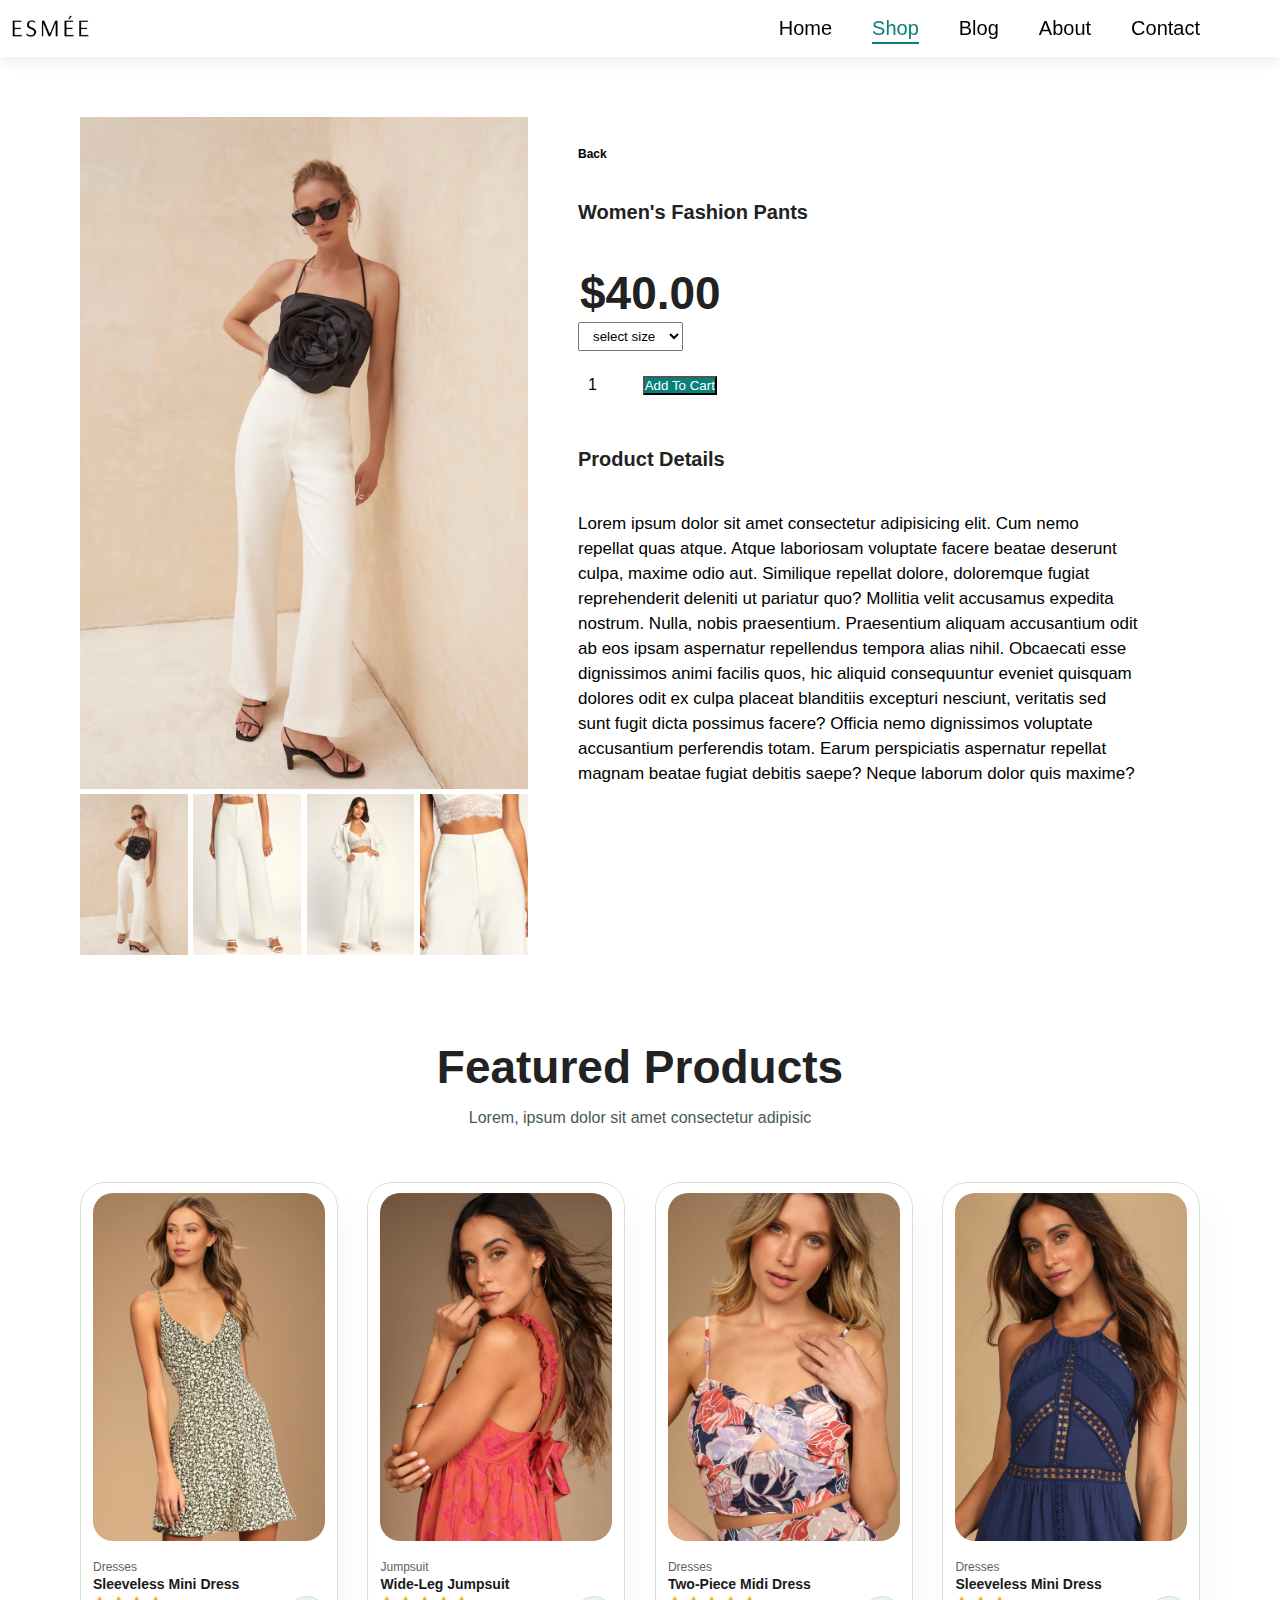
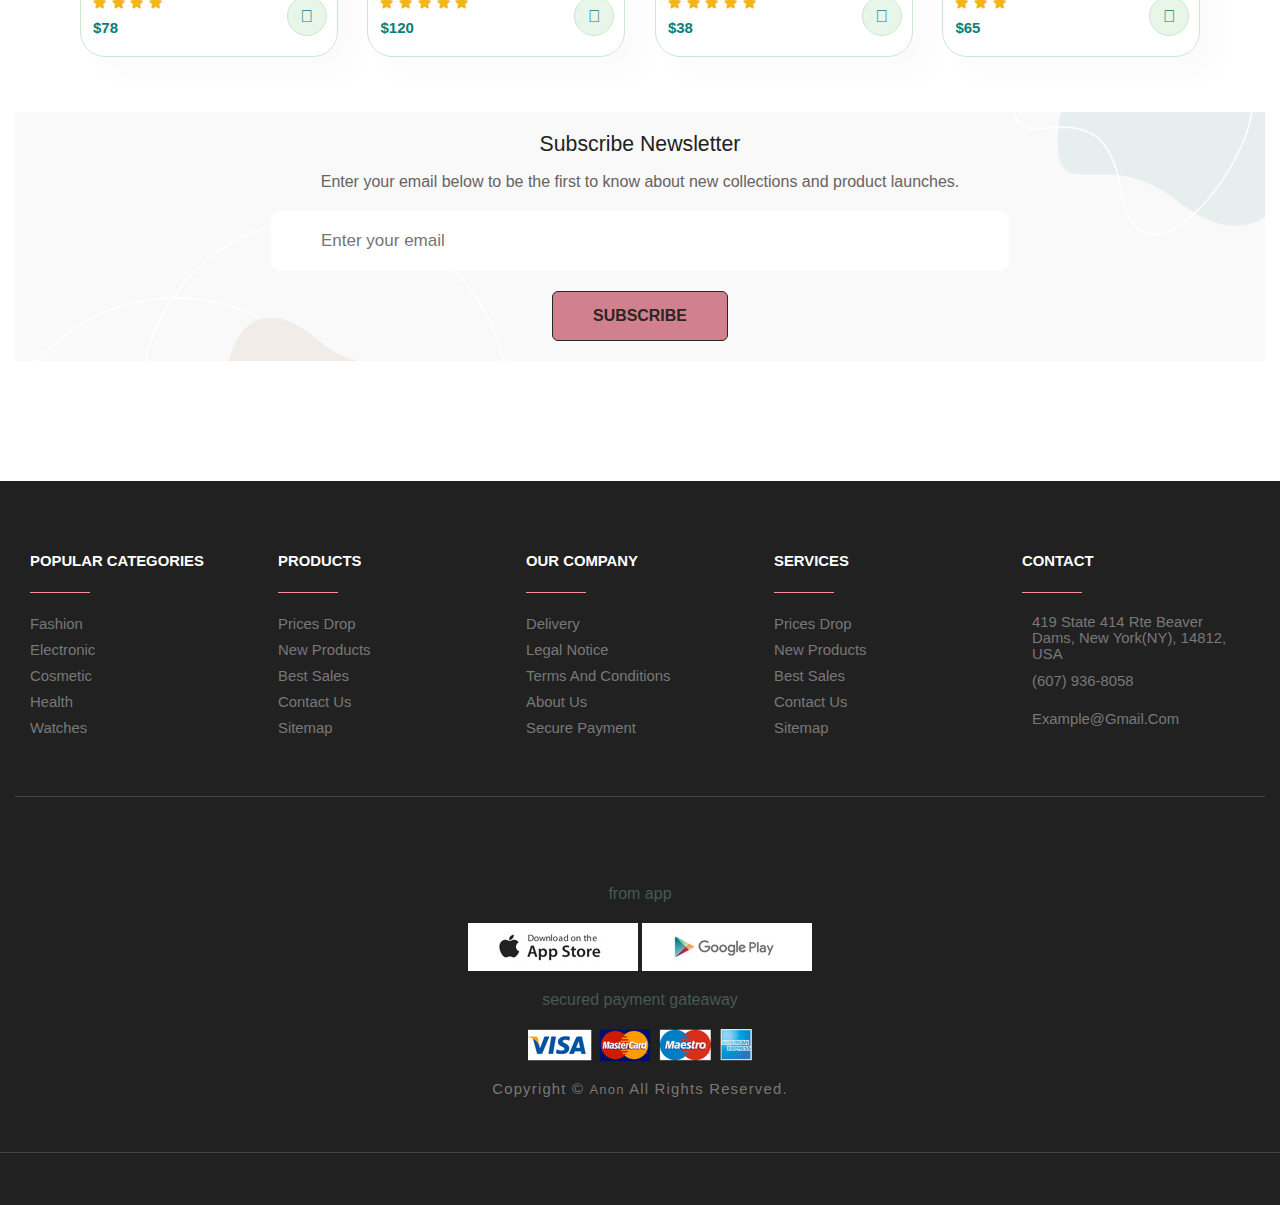
<file: sproduct4.html>
<!DOCTYPE html>
<html lang="en">
<head>
    <meta charset="UTF-8">
    <meta name="viewport" content="width=device-width, initial-scale=1.0">
    <title>Online Shopping</title>

    <link rel="stylesheet" href="https://pro.fontawesome.com/releases/v5.10.0/css/all.css">
 

<link rel="stylesheet" href="./main.css">
  

</head>
<body>
  <section id="header">
    <a href="#"> <img  src= "./images/Screenshot 2024-04-18 042407.png" class="logo" alt="this is logo" ></a>
    <div>
        <ul id="navbar">
    <li ><a  href="index.html" >Home</a>     </li>
    <li ><a class="active" href="Shop.html">Shop</a></li>
    <li ><a href="blog.html">Blog</a></li>
    <li ><a href="about.html">About</a></li>
    <li ><a href="contact.html">Contact</a></li>
    <li id="lg-bag"> <a href="cart.html">  <i class="far fa-shopping-bag">
     </i>  </a></li>
     <a href="#" id="close"><i class="far fa-times"></i></a>
    
        </ul>
    </div>
    <div id="mobile">
      
       
            <a href="cart.html"> 
                <i class="far fa-shopping-bag"> </i>
            </a>
            <i id="bar" class="fas fa-outdent"></i>
       
    </div>
       </section>
   <section id="prodetails" class="section-p1">

<div class="single-pro-image">
    <img src="./images/A Power Mood White High-Waisted Wide Leg Trouser Pants1.webp" width="100%" id="MainImg">

<div class="small-img-groub">
    


  
    <div class="small-img-col">
        <img src="./images/A Power Mood White High-Waisted Wide Leg Trouser Pants1.webp" width="100%" class="small-img" alt="">
    </div>
    <div class="small-img-col">
        <img src="./images/A Power Mood White High-Waisted Wide Leg Trouser Pants2.webp" width="100%" class="small-img" alt="">
    </div>
    <div class="small-img-col">
        <img src="./images/A Power Mood White High-Waisted Wide Leg Trouser Pants3.webp" width="100%" class="small-img" alt="">
    </div>
    <div class="small-img-col">
        <img src="./images/A Power Mood White High-Waisted Wide Leg Trouser Pants4.webp" width="100%" class="small-img" alt="">
    </div>
</div>
</div>
<div class="single-pro-details">

    <h6 onclick="window.location.href='shop.html'"> Back</h6>
    <h4>Women's Fashion Pants</h4>
    <h2>$40.00</h2>
    <select>
        <option>select size</option>
        <option>XL</option>
        <option>XXL</option>
        <option>Small</option>
        <option>Large</option>
    
    </select>
    <input type="number" value="1">
    <button class="normal">Add To Cart</button>
    <h4>Product Details</h4>
    <span>Lorem ipsum dolor sit amet consectetur adipisicing elit. Cum nemo repellat quas atque. Atque laboriosam voluptate facere beatae deserunt culpa, maxime odio aut. Similique repellat dolore, doloremque fugiat reprehenderit deleniti ut pariatur quo? Mollitia velit accusamus expedita nostrum. Nulla, nobis praesentium. Praesentium aliquam accusantium odit ab eos ipsam aspernatur repellendus tempora alias nihil. Obcaecati esse dignissimos animi facilis quos, hic aliquid consequuntur eveniet quisquam dolores odit ex culpa placeat blanditiis excepturi nesciunt, veritatis sed sunt fugit dicta possimus facere? Officia nemo dignissimos voluptate accusantium perferendis totam. Earum perspiciatis aspernatur repellat magnam beatae fugiat debitis saepe? Neque laborum dolor quis maxime?</span>
    
       </div> 


    </section>


    <section id="product1" class="section-p1">
        <h2>
           Featured Products 
        </h2>
        <p>
            Lorem, ipsum dolor sit amet consectetur adipisic
        </p>
       
        <div class="pro-container">
             
            <div class="pro" onclick="window.location.href='sproduct.html'">
                <img src="./images/8582461_1760476.webp">
                <div class="des">
                   <span>
                  Dresses
                   </span>
                    <h5>
                      Sleeveless Mini  Dress
                    </h5>
          
            <div class="star">
               <i class="fas fa-star"></i>
               <i class="fas fa-star"></i>
               <i class="fas fa-star"></i>
               <i class="fas fa-star"></i>
              
                </div>
        
                <h4>$78</h4>
            </div>
        
            <a href="#">
               <i class="fal fa-shopping-cart cart"></i>
        
            </a>
            
            </div>     
            <div class="pro" onclick="window.location.href='sproduct6.html'">
                <img src="./images/Katya Rusty Rose Print Ruffled Tie-Back Wide-Leg Jumpsuit1.jpg">
                <div class="des">
                   <span>
                    Jumpsuit
                   </span>
                    <h5>
                      Wide-Leg Jumpsuit
                    </h5>
          
            <div class="star">
               <i class="fas fa-star"></i>
               <i class="fas fa-star"></i>
               <i class="fas fa-star"></i>
               <i class="fas fa-star"></i>
               <i class="fas fa-star"></i>
                </div>
        
                <h4>$120</h4>
            </div>
         
            <a href="#">
              <i class="fal fa-shopping-cart cart"></i>
        
           </a>
            
            </div>  
            <div class="pro" onclick="window.location.href='sproduct7.html'">
                <img src="./images/8666601_1764756.jpg">
                <div class="des">
                   <span>
                   Dresses
                   </span>
                    <h5>
                      Two-Piece Midi Dress
                    </h5>
          
            <div class="star">
               <i class="fas fa-star"></i>
               <i class="fas fa-star"></i>
               <i class="fas fa-star"></i>
               <i class="fas fa-star"></i>
               <i class="fas fa-star"></i>
                </div>
        
                <h4>$38</h4>
            </div>
        
        
            <a href="#">
              <i class="fal fa-shopping-cart cart"></i>
        
           </a>
            
            </div>  
               
            <div class="pro" onclick="window.location.href='sproduct3.html'">
                <img src="./images/Leads to You Navy Blue Crochet Lace Sleeveless Mini Dress3.webp">
                <div class="des">
                   <span>
                   Dresses
                   </span>
                    <h5>
                      Sleeveless Mini Dress
                    </h5>
          
            <div class="star">
               <i class="fas fa-star"></i>
           
               <i class="fas fa-star"></i>
               <i class="fas fa-star"></i>
                </div>
        
                <h4>$65</h4>
            </div>
        
         
            <a href="#">
              <i class="fal fa-shopping-cart cart"></i>
        
           </a>
            
            </div>  
          
          
          </div>   
      
      
        
          </section>




        <section class="section newsletter">
          <div class="container">
        
            <div class="newsletter-card" style="background-image: url('./images/newsletter-bg.png')">
        
              <h2 class="card-title">Subscribe Newsletter</h2>
        
              <p class="card-text">
                Enter your email below to be the first to know about new collections and product launches.
              </p>
        
              <form action="" class="card-form">
        
                <div class="input-wrapper">
                  <ion-icon name="mail-outline"></ion-icon>
        
                  <input type="email" name="emal" placeholder="Enter your email" required class="input-field">
                </div>
        
                <button type="submit" class="btn ">
                  <span>Subscribe</span>
        
                  <ion-icon name="arrow-forward" aria-hidden="true"></ion-icon>
                </button>
        
              </form>
        
            </div>
        
          </div>
        </section>

<footer>

    <div class="footer-category">

      <div class="container">

 
 



    <div class="footer-nav">

      <div class="container">

        <ul class="footer-nav-list">

          <li class="footer-nav-item">
            <h2 class="nav-title">Popular Categories</h2>
          </li>

          <li class="footer-nav-item">
            <a href="#" class="footer-nav-link">Fashion</a>
          </li>

          <li class="footer-nav-item">
            <a href="#" class="footer-nav-link">Electronic</a>
          </li>

          <li class="footer-nav-item">
            <a href="#" class="footer-nav-link">Cosmetic</a>
          </li>

          <li class="footer-nav-item">
            <a href="#" class="footer-nav-link">Health</a>
          </li>

          <li class="footer-nav-item">
            <a href="#" class="footer-nav-link">Watches</a>
          </li>

        </ul>

        <ul class="footer-nav-list">
        
          <li class="footer-nav-item">
            <h2 class="nav-title">Products</h2>
          </li>
        
          <li class="footer-nav-item">
            <a href="#" class="footer-nav-link">Prices drop</a>
          </li>
        
          <li class="footer-nav-item">
            <a href="#" class="footer-nav-link">New products</a>
          </li>
        
          <li class="footer-nav-item">
            <a href="#" class="footer-nav-link">Best sales</a>
          </li>
        
          <li class="footer-nav-item">
            <a href="#" class="footer-nav-link">Contact us</a>
          </li>
        
          <li class="footer-nav-item">
            <a href="#" class="footer-nav-link">Sitemap</a>
          </li>
        
        </ul>

        <ul class="footer-nav-list">
        
          <li class="footer-nav-item">
            <h2 class="nav-title">Our Company</h2>
          </li>
        
          <li class="footer-nav-item">
            <a href="#" class="footer-nav-link">Delivery</a>
          </li>
        
          <li class="footer-nav-item">
            <a href="#" class="footer-nav-link">Legal Notice</a>
          </li>
        
          <li class="footer-nav-item">
            <a href="#" class="footer-nav-link">Terms and conditions</a>
          </li>
        
          <li class="footer-nav-item">
            <a href="#" class="footer-nav-link">About us</a>
          </li>
        
          <li class="footer-nav-item">
            <a href="#" class="footer-nav-link">Secure payment</a>
          </li>
        
        </ul>

        <ul class="footer-nav-list">
        
          <li class="footer-nav-item">
            <h2 class="nav-title">Services</h2>
          </li>
        
          <li class="footer-nav-item">
            <a href="#" class="footer-nav-link">Prices drop</a>
          </li>
        
          <li class="footer-nav-item">
            <a href="#" class="footer-nav-link">New products</a>
          </li>
        
          <li class="footer-nav-item">
            <a href="#" class="footer-nav-link">Best sales</a>
          </li>
        
          <li class="footer-nav-item">
            <a href="#" class="footer-nav-link">Contact us</a>
          </li>
        
          <li class="footer-nav-item">
            <a href="#" class="footer-nav-link">Sitemap</a>
          </li>
        
        </ul>

        <ul class="footer-nav-list">

          <li class="footer-nav-item">
            <h2 class="nav-title">Contact</h2>
          </li>

          <li class="footer-nav-item flex">
            <div class="icon-box">
              <ion-icon name="location-outline"></ion-icon>
            </div>

            <address class="content">
              419 State 414 Rte
              Beaver Dams, New York(NY), 14812, USA
            </address>
          </li>

          <li class="footer-nav-item flex">
            <div class="icon-box">
              <ion-icon name="call-outline"></ion-icon>
            </div>

            <a href="tel:+607936-8058" class="footer-nav-link">(607) 936-8058</a>
          </li>

          <li class="footer-nav-item flex">
            <div class="icon-box">
              <ion-icon name="mail-outline"></ion-icon>
            </div>

            <a href="mailto:example@gmail.com" class="footer-nav-link">example@gmail.com</a>
          </li>

        </ul>

        <ul class="footer-nav-list">

          <li class="footer-nav-item">
            <h2 class="nav-title">Follow Us</h2>
          </li>

          <li>
            <ul class="social-link">

              <li class="footer-nav-item">
                <a href="#" class="footer-nav-link">
                  <ion-icon name="logo-facebook"></ion-icon>
                </a>
              </li>

              <li class="footer-nav-item">
                <a href="#" class="footer-nav-link">
                  <ion-icon name="logo-twitter"></ion-icon>
                </a>
              </li>

              <li class="footer-nav-item">
                <a href="#" class="footer-nav-link">
                  <ion-icon name="logo-linkedin"></ion-icon>
                </a>
              </li>

              <li class="footer-nav-item">
                <a href="#" class="footer-nav-link">
                  <ion-icon name="logo-instagram"></ion-icon>
                </a>
              </li>
         
            </div>
        

            </ul>
          </li>

        </ul>

      </div>

    </div>

    <div class="footer-bottom">

      <div class="container">
        <div class="col install">
          <h4> install app</h4>
          <p>
              from app
          </p>
          <div class="row">
  
        
        <img src ="./images/app.jpg ">
        <img src="./images/play.jpg"  > 
      </div>
      <p>
          secured payment gateaway
      </p>
      <img src="./images/pay.png" > 
  
      </div>
       

        <p class="copyright">
          Copyright &copy; <a href="#">Anon</a> all rights reserved.
        </p>

      </div>
   
  </footer>


<script>
    var MainImg = document.getElementById("MainImg");
    var smallimg = document.getElementsByClassName("small-img");
    smallimg[0].onclick=function(){
        MainImg.src=smallimg[0].src;
    }
    smallimg[1].onclick=function(){
        MainImg.src=smallimg[1].src;
    }
    smallimg[2].onclick=function(){
        MainImg.src=smallimg[2].src;
    }
    smallimg[3].onclick=function(){
        MainImg.src=smallimg[3].src;
    }
    </script>

<script src="script.js"></script>

</body>
</html>
</file>
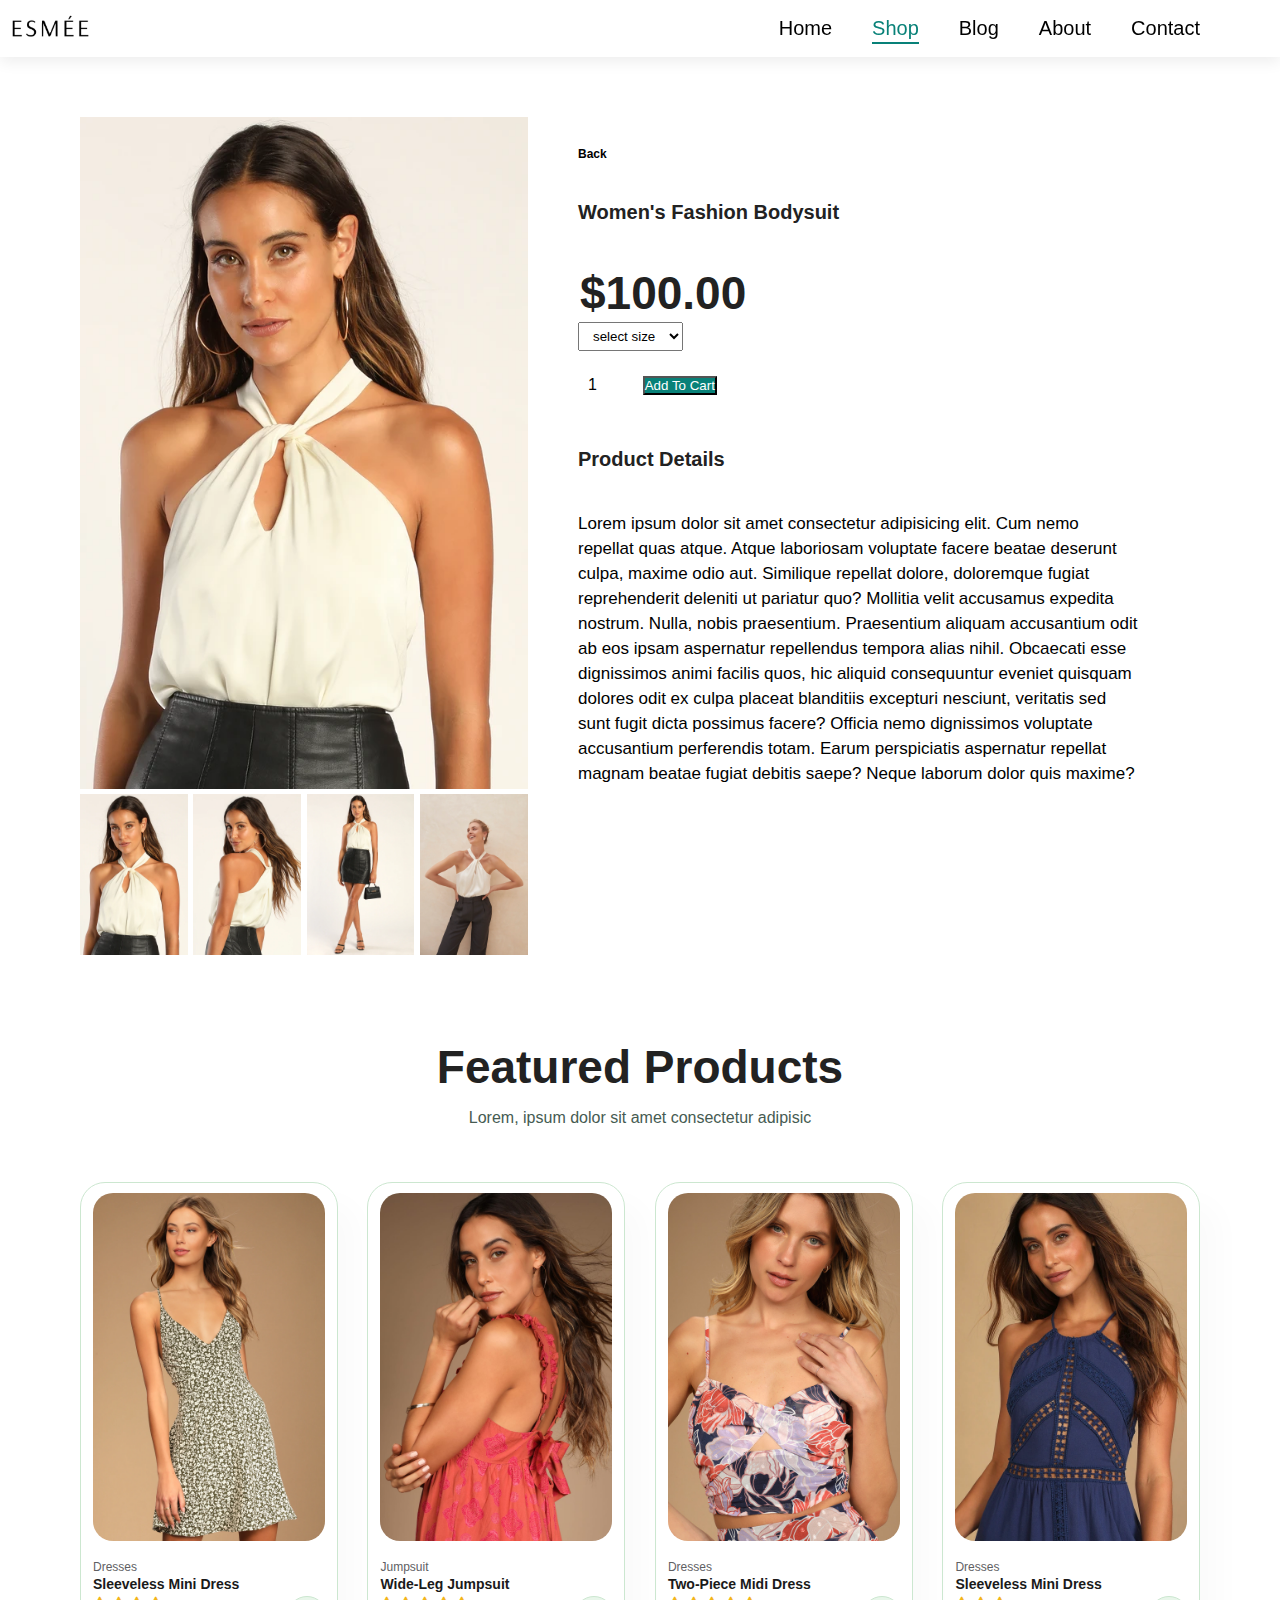
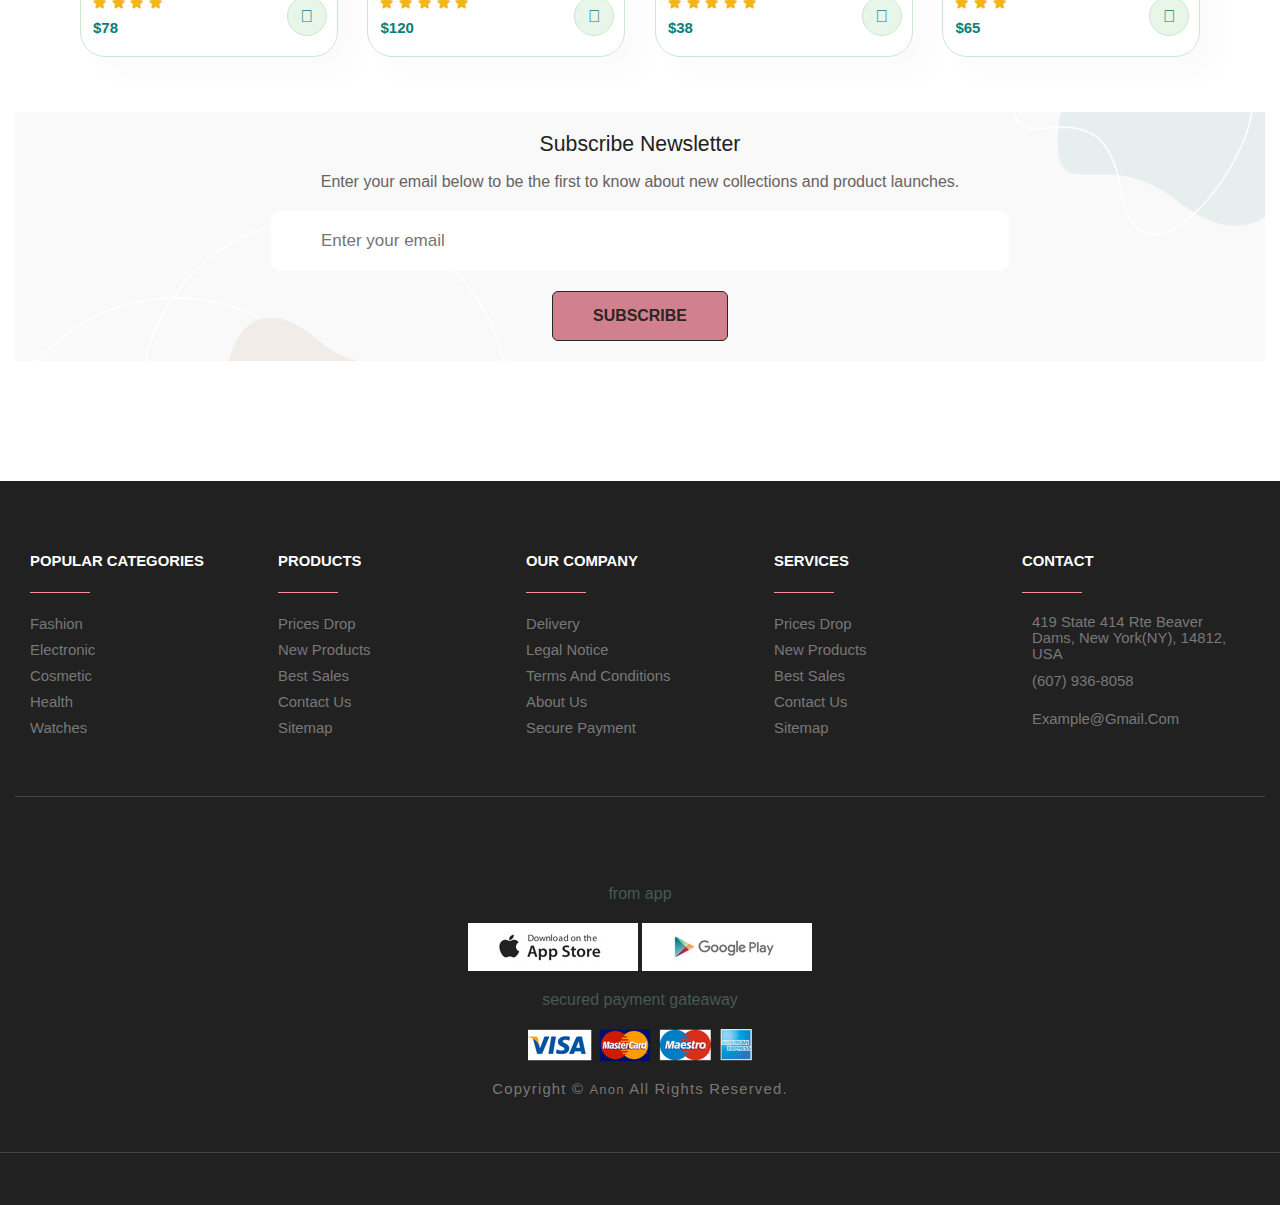
<file: sproduct5.html>
<!DOCTYPE html>
<html lang="en">
<head>
    <meta charset="UTF-8">
    <meta name="viewport" content="width=device-width, initial-scale=1.0">
    <title>Online Shopping</title>

    <link rel="stylesheet" href="https://pro.fontawesome.com/releases/v5.10.0/css/all.css">
 

<link rel="stylesheet" href="./main.css">
  

</head>
<body>
  <section id="header">
    <a href="#"> <img  src= "./images/Screenshot 2024-04-18 042407.png" class="logo" alt="this is logo" ></a>
    <div>
        <ul id="navbar">
    <li ><a  href="index.html" >Home</a>     </li>
    <li ><a class="active" href="Shop.html">Shop</a></li>
    <li ><a href="blog.html">Blog</a></li>
    <li ><a href="about.html">About</a></li>
    <li ><a href="contact.html">Contact</a></li>
    <li id="lg-bag"> <a href="cart.html">  <i class="far fa-shopping-bag">
     </i>  </a></li>
     <a href="#" id="close"><i class="far fa-times"></i></a>
    
        </ul>
    </div>
    <div id="mobile">
      
       
            <a href="cart.html"> 
                <i class="far fa-shopping-bag"> </i>
            </a>
            <i id="bar" class="fas fa-outdent"></i>
       
    </div>
       </section>
   <section id="prodetails" class="section-p1">

<div class="single-pro-image">
    <img src="./images/Posh Attitude Ivory Satin Knotted Halter Bodysuit2.webp" width="100%" id="MainImg">

<div class="small-img-groub">
    


  
    <div class="small-img-col">
        <img src="./images/Posh Attitude Ivory Satin Knotted Halter Bodysuit2.webp" width="100%" class="small-img" alt="">
    </div>
    <div class="small-img-col">
        <img src="./images/Posh Attitude Ivory Satin Knotted Halter Bodysuit3.webp" width="100%" class="small-img" alt="">
    </div>
    <div class="small-img-col">
        <img src="./images/Posh Attitude Ivory Satin Knotted Halter Bodysuit4.webp" width="100%" class="small-img" alt="">
    </div>
    <div class="small-img-col">
        <img src="./images/Posh Attitude Ivory Satin Knotted Halter Bodysuit1.webp" width="100%" class="small-img" alt="">
    </div>
</div>
</div>
<div class="single-pro-details">

    <h6 onclick="window.location.href='shop.html'"> Back</h6>
    <h4>Women's Fashion Bodysuit</h4>
    <h2>$100.00</h2>
    <select>
        <option>select size</option>
        <option>XL</option>
        <option>XXL</option>
        <option>Small</option>
        <option>Large</option>
    
    </select>
    <input type="number" value="1">
    <button class="normal">Add To Cart</button>
    <h4>Product Details</h4>
    <span>Lorem ipsum dolor sit amet consectetur adipisicing elit. Cum nemo repellat quas atque. Atque laboriosam voluptate facere beatae deserunt culpa, maxime odio aut. Similique repellat dolore, doloremque fugiat reprehenderit deleniti ut pariatur quo? Mollitia velit accusamus expedita nostrum. Nulla, nobis praesentium. Praesentium aliquam accusantium odit ab eos ipsam aspernatur repellendus tempora alias nihil. Obcaecati esse dignissimos animi facilis quos, hic aliquid consequuntur eveniet quisquam dolores odit ex culpa placeat blanditiis excepturi nesciunt, veritatis sed sunt fugit dicta possimus facere? Officia nemo dignissimos voluptate accusantium perferendis totam. Earum perspiciatis aspernatur repellat magnam beatae fugiat debitis saepe? Neque laborum dolor quis maxime?</span>
    
       </div> 


    </section>


    <section id="product1" class="section-p1">
        <h2>
           Featured Products 
        </h2>
        <p>
            Lorem, ipsum dolor sit amet consectetur adipisic
        </p>
       
        <div class="pro-container">
             
            <div class="pro" onclick="window.location.href='sproduct.html'">
                <img src="./images/8582461_1760476.webp">
                <div class="des">
                   <span>
                  Dresses
                   </span>
                    <h5>
                      Sleeveless Mini  Dress
                    </h5>
          
            <div class="star">
               <i class="fas fa-star"></i>
               <i class="fas fa-star"></i>
               <i class="fas fa-star"></i>
               <i class="fas fa-star"></i>
              
                </div>
        
                <h4>$78</h4>
            </div>
        
            <a href="#">
               <i class="fal fa-shopping-cart cart"></i>
        
            </a>
            
            </div>     
            <div class="pro" onclick="window.location.href='sproduct6.html'">
                <img src="./images/Katya Rusty Rose Print Ruffled Tie-Back Wide-Leg Jumpsuit1.jpg">
                <div class="des">
                   <span>
                    Jumpsuit
                   </span>
                    <h5>
                      Wide-Leg Jumpsuit
                    </h5>
          
            <div class="star">
               <i class="fas fa-star"></i>
               <i class="fas fa-star"></i>
               <i class="fas fa-star"></i>
               <i class="fas fa-star"></i>
               <i class="fas fa-star"></i>
                </div>
        
                <h4>$120</h4>
            </div>
         
            <a href="#">
              <i class="fal fa-shopping-cart cart"></i>
        
           </a>
            
            </div>  
            <div class="pro" onclick="window.location.href='sproduct7.html'">
                <img src="./images/8666601_1764756.jpg">
                <div class="des">
                   <span>
                   Dresses
                   </span>
                    <h5>
                      Two-Piece Midi Dress
                    </h5>
          
            <div class="star">
               <i class="fas fa-star"></i>
               <i class="fas fa-star"></i>
               <i class="fas fa-star"></i>
               <i class="fas fa-star"></i>
               <i class="fas fa-star"></i>
                </div>
        
                <h4>$38</h4>
            </div>
        
        
            <a href="#">
              <i class="fal fa-shopping-cart cart"></i>
        
           </a>
            
            </div>  
               
            <div class="pro" onclick="window.location.href='sproduct3.html'">
                <img src="./images/Leads to You Navy Blue Crochet Lace Sleeveless Mini Dress3.webp">
                <div class="des">
                   <span>
                   Dresses
                   </span>
                    <h5>
                      Sleeveless Mini Dress
                    </h5>
          
            <div class="star">
               <i class="fas fa-star"></i>
           
               <i class="fas fa-star"></i>
               <i class="fas fa-star"></i>
                </div>
        
                <h4>$65</h4>
            </div>
        
         
            <a href="#">
              <i class="fal fa-shopping-cart cart"></i>
        
           </a>
            
            </div>  
          
          
          </div>   
      
      
        
          </section>




        <section class="section newsletter">
          <div class="container">
        
            <div class="newsletter-card" style="background-image: url('./images/newsletter-bg.png')">
        
              <h2 class="card-title">Subscribe Newsletter</h2>
        
              <p class="card-text">
                Enter your email below to be the first to know about new collections and product launches.
              </p>
        
              <form action="" class="card-form">
        
                <div class="input-wrapper">
                  <ion-icon name="mail-outline"></ion-icon>
        
                  <input type="email" name="emal" placeholder="Enter your email" required class="input-field">
                </div>
        
                <button type="submit" class="btn ">
                  <span>Subscribe</span>
        
                  <ion-icon name="arrow-forward" aria-hidden="true"></ion-icon>
                </button>
        
              </form>
        
            </div>
        
          </div>
        </section>

<footer>

    <div class="footer-category">

      <div class="container">

 
 



    <div class="footer-nav">

      <div class="container">

        <ul class="footer-nav-list">

          <li class="footer-nav-item">
            <h2 class="nav-title">Popular Categories</h2>
          </li>

          <li class="footer-nav-item">
            <a href="#" class="footer-nav-link">Fashion</a>
          </li>

          <li class="footer-nav-item">
            <a href="#" class="footer-nav-link">Electronic</a>
          </li>

          <li class="footer-nav-item">
            <a href="#" class="footer-nav-link">Cosmetic</a>
          </li>

          <li class="footer-nav-item">
            <a href="#" class="footer-nav-link">Health</a>
          </li>

          <li class="footer-nav-item">
            <a href="#" class="footer-nav-link">Watches</a>
          </li>

        </ul>

        <ul class="footer-nav-list">
        
          <li class="footer-nav-item">
            <h2 class="nav-title">Products</h2>
          </li>
        
          <li class="footer-nav-item">
            <a href="#" class="footer-nav-link">Prices drop</a>
          </li>
        
          <li class="footer-nav-item">
            <a href="#" class="footer-nav-link">New products</a>
          </li>
        
          <li class="footer-nav-item">
            <a href="#" class="footer-nav-link">Best sales</a>
          </li>
        
          <li class="footer-nav-item">
            <a href="#" class="footer-nav-link">Contact us</a>
          </li>
        
          <li class="footer-nav-item">
            <a href="#" class="footer-nav-link">Sitemap</a>
          </li>
        
        </ul>

        <ul class="footer-nav-list">
        
          <li class="footer-nav-item">
            <h2 class="nav-title">Our Company</h2>
          </li>
        
          <li class="footer-nav-item">
            <a href="#" class="footer-nav-link">Delivery</a>
          </li>
        
          <li class="footer-nav-item">
            <a href="#" class="footer-nav-link">Legal Notice</a>
          </li>
        
          <li class="footer-nav-item">
            <a href="#" class="footer-nav-link">Terms and conditions</a>
          </li>
        
          <li class="footer-nav-item">
            <a href="#" class="footer-nav-link">About us</a>
          </li>
        
          <li class="footer-nav-item">
            <a href="#" class="footer-nav-link">Secure payment</a>
          </li>
        
        </ul>

        <ul class="footer-nav-list">
        
          <li class="footer-nav-item">
            <h2 class="nav-title">Services</h2>
          </li>
        
          <li class="footer-nav-item">
            <a href="#" class="footer-nav-link">Prices drop</a>
          </li>
        
          <li class="footer-nav-item">
            <a href="#" class="footer-nav-link">New products</a>
          </li>
        
          <li class="footer-nav-item">
            <a href="#" class="footer-nav-link">Best sales</a>
          </li>
        
          <li class="footer-nav-item">
            <a href="#" class="footer-nav-link">Contact us</a>
          </li>
        
          <li class="footer-nav-item">
            <a href="#" class="footer-nav-link">Sitemap</a>
          </li>
        
        </ul>

        <ul class="footer-nav-list">

          <li class="footer-nav-item">
            <h2 class="nav-title">Contact</h2>
          </li>

          <li class="footer-nav-item flex">
            <div class="icon-box">
              <ion-icon name="location-outline"></ion-icon>
            </div>

            <address class="content">
              419 State 414 Rte
              Beaver Dams, New York(NY), 14812, USA
            </address>
          </li>

          <li class="footer-nav-item flex">
            <div class="icon-box">
              <ion-icon name="call-outline"></ion-icon>
            </div>

            <a href="tel:+607936-8058" class="footer-nav-link">(607) 936-8058</a>
          </li>

          <li class="footer-nav-item flex">
            <div class="icon-box">
              <ion-icon name="mail-outline"></ion-icon>
            </div>

            <a href="mailto:example@gmail.com" class="footer-nav-link">example@gmail.com</a>
          </li>

        </ul>

        <ul class="footer-nav-list">

          <li class="footer-nav-item">
            <h2 class="nav-title">Follow Us</h2>
          </li>

          <li>
            <ul class="social-link">

              <li class="footer-nav-item">
                <a href="#" class="footer-nav-link">
                  <ion-icon name="logo-facebook"></ion-icon>
                </a>
              </li>

              <li class="footer-nav-item">
                <a href="#" class="footer-nav-link">
                  <ion-icon name="logo-twitter"></ion-icon>
                </a>
              </li>

              <li class="footer-nav-item">
                <a href="#" class="footer-nav-link">
                  <ion-icon name="logo-linkedin"></ion-icon>
                </a>
              </li>

              <li class="footer-nav-item">
                <a href="#" class="footer-nav-link">
                  <ion-icon name="logo-instagram"></ion-icon>
                </a>
              </li>
         
            </div>
        

            </ul>
          </li>

        </ul>

      </div>

    </div>

    <div class="footer-bottom">

      <div class="container">
        <div class="col install">
          <h4> install app</h4>
          <p>
              from app
          </p>
          <div class="row">
  
        
        <img src ="./images/app.jpg ">
        <img src="./images/play.jpg"  > 
      </div>
      <p>
          secured payment gateaway
      </p>
      <img src="./images/pay.png" > 
  
      </div>
       

        <p class="copyright">
          Copyright &copy; <a href="#">Anon</a> all rights reserved.
        </p>

      </div>
   
  </footer>


<script>
    var MainImg = document.getElementById("MainImg");
    var smallimg = document.getElementsByClassName("small-img");
    smallimg[0].onclick=function(){
        MainImg.src=smallimg[0].src;
    }
    smallimg[1].onclick=function(){
        MainImg.src=smallimg[1].src;
    }
    smallimg[2].onclick=function(){
        MainImg.src=smallimg[2].src;
    }
    smallimg[3].onclick=function(){
        MainImg.src=smallimg[3].src;
    }
    </script>

<script src="script.js"></script>

</body>
</html>
</file>
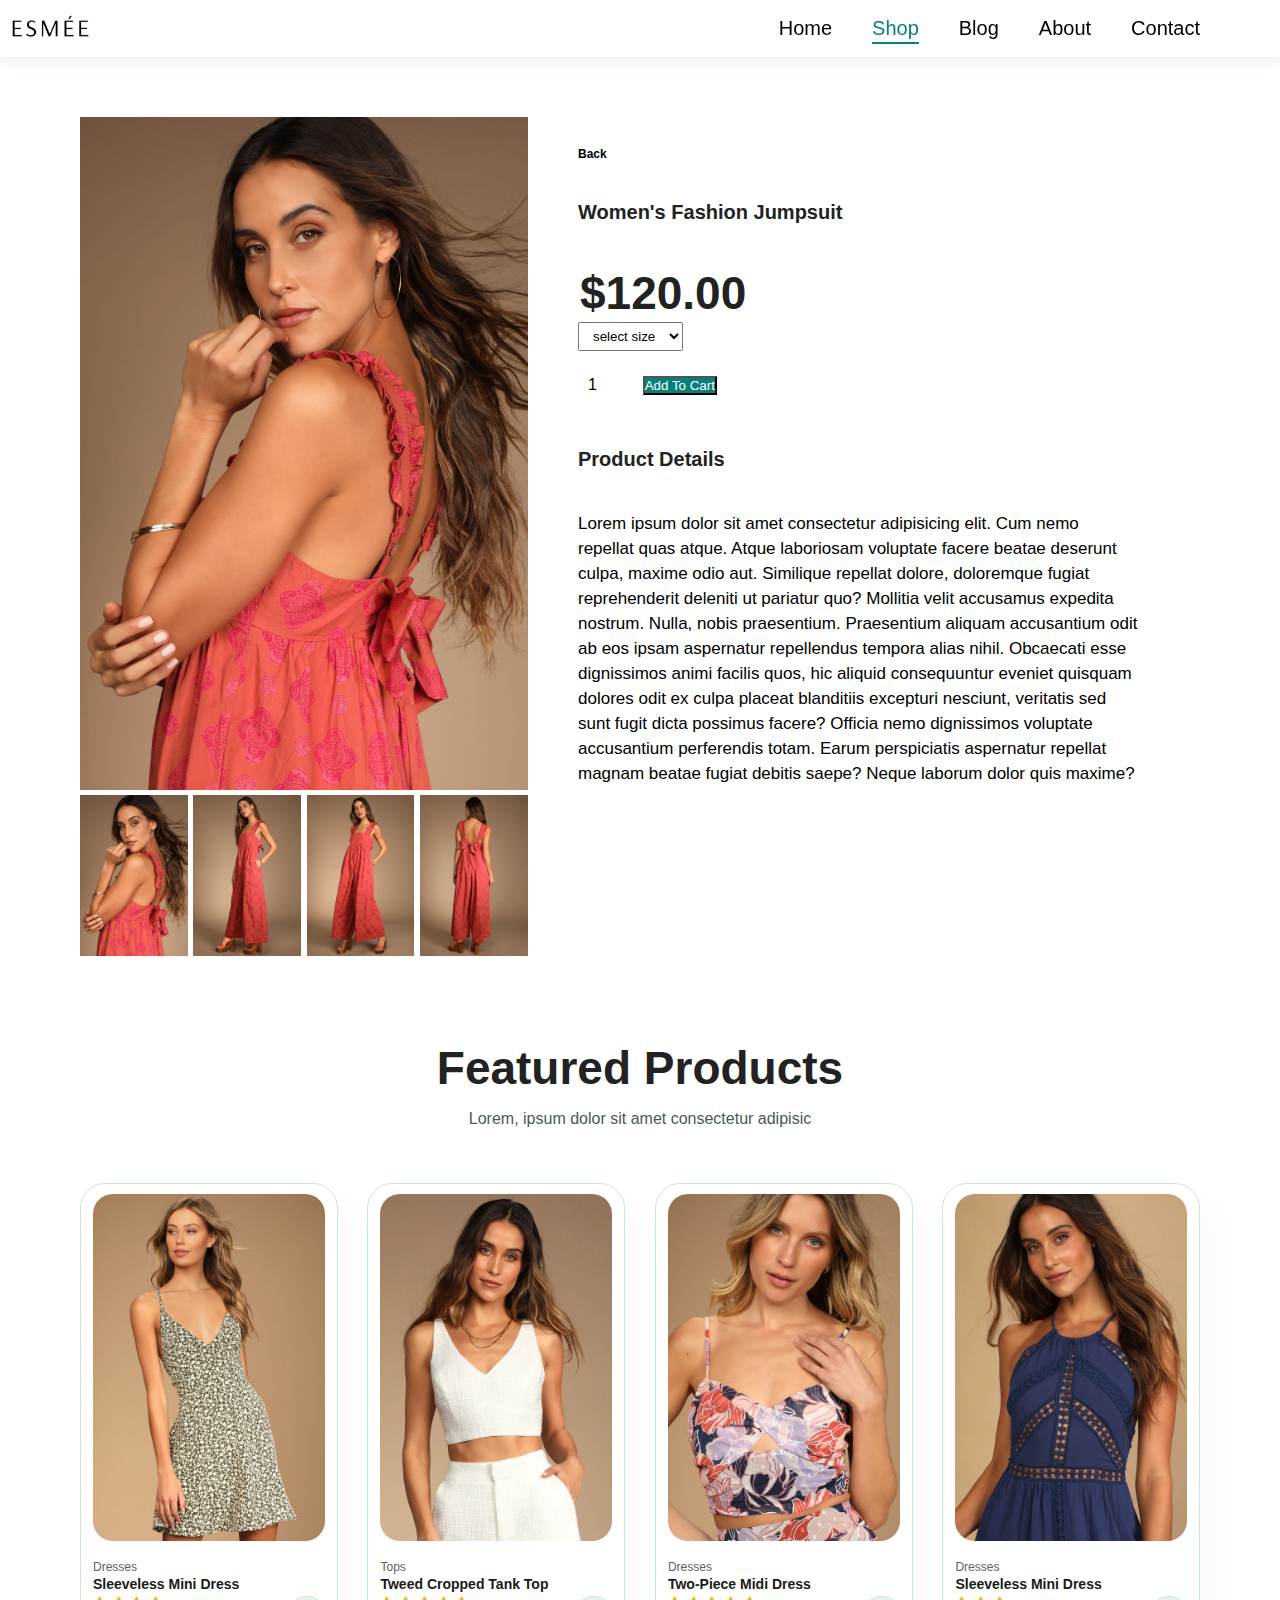
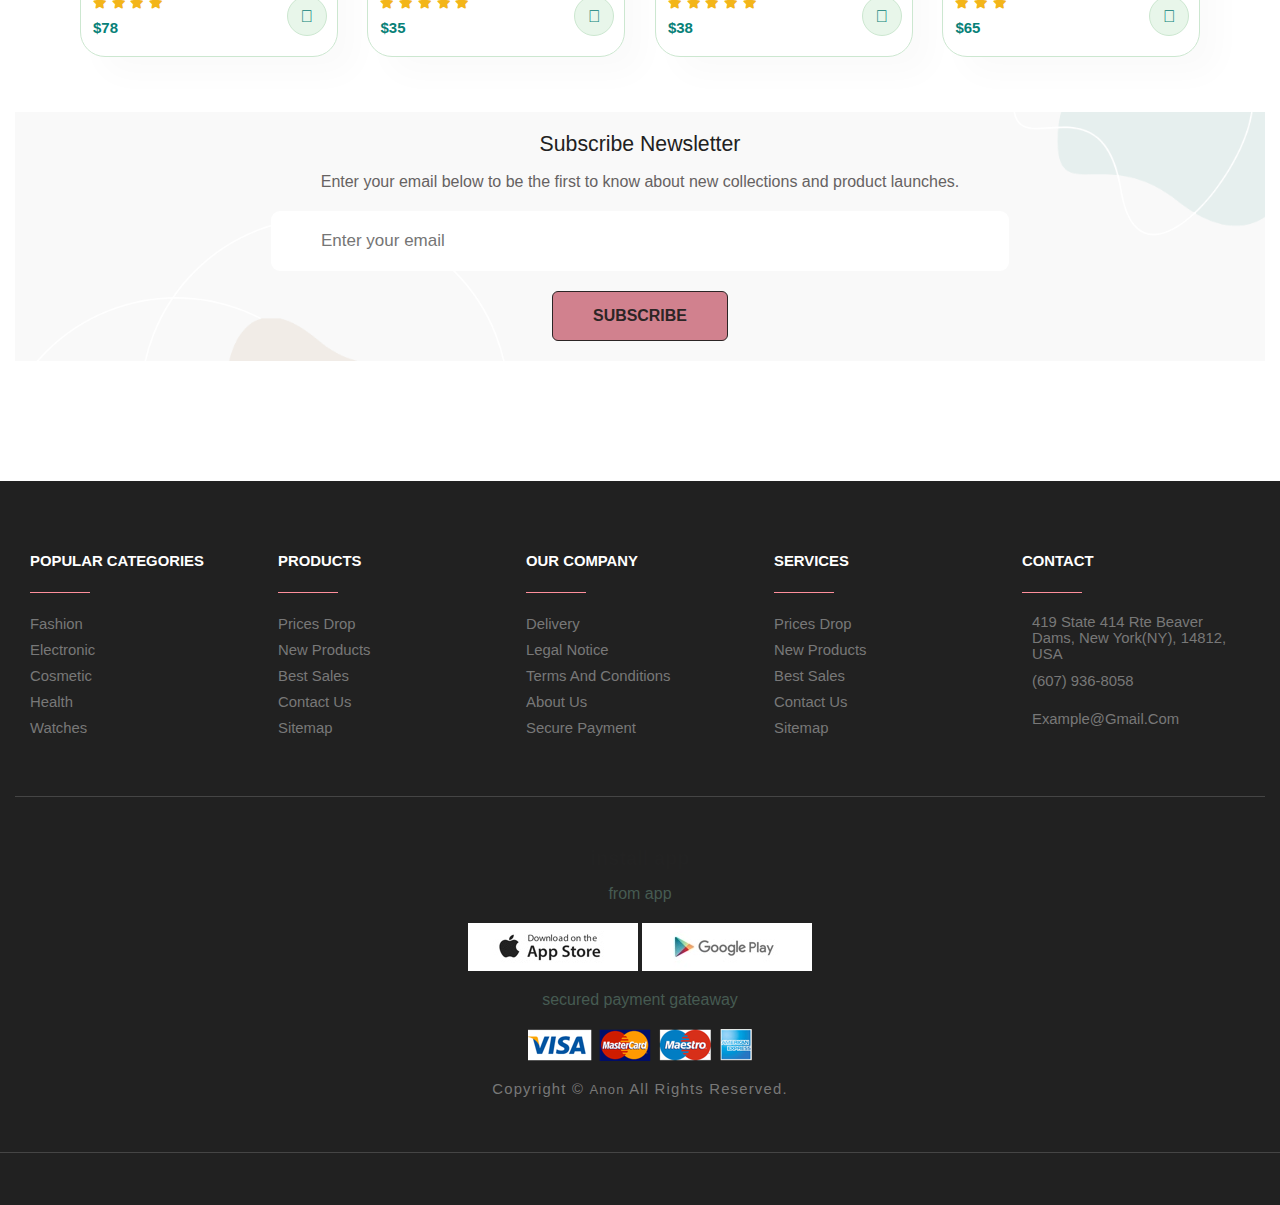
<file: sproduct6.html>
<!DOCTYPE html>
<html lang="en">
<head>
    <meta charset="UTF-8">
    <meta name="viewport" content="width=device-width, initial-scale=1.0">
    <title>Online Shopping</title>

    <link rel="stylesheet" href="https://pro.fontawesome.com/releases/v5.10.0/css/all.css">
 

<link rel="stylesheet" href="./main.css">
  

</head>
<body>
  <section id="header">
    <a href="#"> <img  src= "./images/Screenshot 2024-04-18 042407.png" class="logo" alt="this is logo" ></a>
    <div>
        <ul id="navbar">
    <li ><a  href="index.html" >Home</a>     </li>
    <li ><a class="active" href="Shop.html">Shop</a></li>
    <li ><a href="blog.html">Blog</a></li>
    <li ><a href="about.html">About</a></li>
    <li ><a href="contact.html">Contact</a></li>
    <li id="lg-bag"> <a href="cart.html">  <i class="far fa-shopping-bag">
     </i>  </a></li>
     <a href="#" id="close"><i class="far fa-times"></i></a>
    
        </ul>
    </div>
    <div id="mobile">
      
       
            <a href="cart.html"> 
                <i class="far fa-shopping-bag"> </i>
            </a>
            <i id="bar" class="fas fa-outdent"></i>
       
    </div>
       </section>
   <section id="prodetails" class="section-p1">

<div class="single-pro-image">
    <img src="./images/Katya Rusty Rose Print Ruffled Tie-Back Wide-Leg Jumpsuit1.jpg" width="100%" id="MainImg">

<div class="small-img-groub">
      <div class="small-img-col">
        <img src="./images/Katya Rusty Rose Print Ruffled Tie-Back Wide-Leg Jumpsuit1.jpg" width="100%" class="small-img" alt="">
    </div>
    <div class="small-img-col">
        <img src="./images/Katya Rusty Rose Print Ruffled Tie-Back Wide-Leg Jumpsuit3.webp" width="100%" class="small-img" alt="">
    </div>
    <div class="small-img-col">
        <img src="./images/Katya Rusty Rose Print Ruffled Tie-Back Wide-Leg Jumpsuit2.webp" width="100%" class="small-img" alt="">
    </div>
    <div class="small-img-col">
        <img src="./images/Katya Rusty Rose Print Ruffled Tie-Back Wide-Leg Jumpsuit4.webp" width="100%" class="small-img" alt="">
    </div>
</div>
</div>
<div class="single-pro-details">

    <h6 onclick="window.location.href='shop.html'"> Back</h6>
    <h4>Women's Fashion Jumpsuit</h4>
    <h2>$120.00</h2>
    <select>
        <option>select size</option>
        <option>XL</option>
        <option>XXL</option>
        <option>Small</option>
        <option>Large</option>
    
    </select>
    <input type="number" value="1">
    <button class="normal">Add To Cart</button>
    <h4>Product Details</h4>
    <span>Lorem ipsum dolor sit amet consectetur adipisicing elit. Cum nemo repellat quas atque. Atque laboriosam voluptate facere beatae deserunt culpa, maxime odio aut. Similique repellat dolore, doloremque fugiat reprehenderit deleniti ut pariatur quo? Mollitia velit accusamus expedita nostrum. Nulla, nobis praesentium. Praesentium aliquam accusantium odit ab eos ipsam aspernatur repellendus tempora alias nihil. Obcaecati esse dignissimos animi facilis quos, hic aliquid consequuntur eveniet quisquam dolores odit ex culpa placeat blanditiis excepturi nesciunt, veritatis sed sunt fugit dicta possimus facere? Officia nemo dignissimos voluptate accusantium perferendis totam. Earum perspiciatis aspernatur repellat magnam beatae fugiat debitis saepe? Neque laborum dolor quis maxime?</span>
    
       </div> 


    </section>


    <section id="product1" class="section-p1">
        <h2>
           Featured Products 
        </h2>
        <p>
            Lorem, ipsum dolor sit amet consectetur adipisic
        </p>
       
        <div class="pro-container">
             
            <div class="pro" onclick="window.location.href='sproduct.html'">
                <img src="./images/8582461_1760476.webp">
                <div class="des">
                   <span>
                  Dresses
                   </span>
                    <h5>
                      Sleeveless Mini  Dress
                    </h5>
          
            <div class="star">
               <i class="fas fa-star"></i>
               <i class="fas fa-star"></i>
               <i class="fas fa-star"></i>
               <i class="fas fa-star"></i>
              
                </div>
        
                <h4>$78</h4>
            </div>
        
            <a href="#">
               <i class="fal fa-shopping-cart cart"></i>
        
            </a>
            
            </div>     
            <div class="pro" onclick="window.location.href='sproduct2.html'">
                <img src="./images/8340261_1688636.webp">
                <div class="des">
                   <span>
                    Tops
                   </span>
                    <h5>
                      Tweed Cropped Tank Top
                    </h5>
          
            <div class="star">
               <i class="fas fa-star"></i>
               <i class="fas fa-star"></i>
               <i class="fas fa-star"></i>
               <i class="fas fa-star"></i>
               <i class="fas fa-star"></i>
                </div>
        
                <h4>$35</h4>
            </div>
          
            <a href="#">
              <i class="fal fa-shopping-cart cart"></i>
        
           </a>
            
            </div> 
            <div class="pro" onclick="window.location.href='sproduct7.html'">
                <img src="./images/8666601_1764756.jpg">
                <div class="des">
                   <span>
                   Dresses
                   </span>
                    <h5>
                      Two-Piece Midi Dress
                    </h5>
          
            <div class="star">
               <i class="fas fa-star"></i>
               <i class="fas fa-star"></i>
               <i class="fas fa-star"></i>
               <i class="fas fa-star"></i>
               <i class="fas fa-star"></i>
                </div>
        
                <h4>$38</h4>
            </div>
        
        
            <a href="#">
              <i class="fal fa-shopping-cart cart"></i>
        
           </a>
            
            </div>  
               
            <div class="pro" onclick="window.location.href='sproduct3.html'">
                <img src="./images/Leads to You Navy Blue Crochet Lace Sleeveless Mini Dress3.webp">
                <div class="des">
                   <span>
                   Dresses
                   </span>
                    <h5>
                      Sleeveless Mini Dress
                    </h5>
          
            <div class="star">
               <i class="fas fa-star"></i>
           
               <i class="fas fa-star"></i>
               <i class="fas fa-star"></i>
                </div>
        
                <h4>$65</h4>
            </div>
        
         
            <a href="#">
              <i class="fal fa-shopping-cart cart"></i>
        
           </a>
            
            </div>  
          
          
          </div>   
      
      
        
          </section>




        <section class="section newsletter">
          <div class="container">
        
            <div class="newsletter-card" style="background-image: url('./images/newsletter-bg.png')">
        
              <h2 class="card-title">Subscribe Newsletter</h2>
        
              <p class="card-text">
                Enter your email below to be the first to know about new collections and product launches.
              </p>
        
              <form action="" class="card-form">
        
                <div class="input-wrapper">
                  <ion-icon name="mail-outline"></ion-icon>
        
                  <input type="email" name="emal" placeholder="Enter your email" required class="input-field">
                </div>
        
                <button type="submit" class="btn ">
                  <span>Subscribe</span>
        
                  <ion-icon name="arrow-forward" aria-hidden="true"></ion-icon>
                </button>
        
              </form>
        
            </div>
        
          </div>
        </section>

<footer>

    <div class="footer-category">

      <div class="container">

 
 



    <div class="footer-nav">

      <div class="container">

        <ul class="footer-nav-list">

          <li class="footer-nav-item">
            <h2 class="nav-title">Popular Categories</h2>
          </li>

          <li class="footer-nav-item">
            <a href="#" class="footer-nav-link">Fashion</a>
          </li>

          <li class="footer-nav-item">
            <a href="#" class="footer-nav-link">Electronic</a>
          </li>

          <li class="footer-nav-item">
            <a href="#" class="footer-nav-link">Cosmetic</a>
          </li>

          <li class="footer-nav-item">
            <a href="#" class="footer-nav-link">Health</a>
          </li>

          <li class="footer-nav-item">
            <a href="#" class="footer-nav-link">Watches</a>
          </li>

        </ul>

        <ul class="footer-nav-list">
        
          <li class="footer-nav-item">
            <h2 class="nav-title">Products</h2>
          </li>
        
          <li class="footer-nav-item">
            <a href="#" class="footer-nav-link">Prices drop</a>
          </li>
        
          <li class="footer-nav-item">
            <a href="#" class="footer-nav-link">New products</a>
          </li>
        
          <li class="footer-nav-item">
            <a href="#" class="footer-nav-link">Best sales</a>
          </li>
        
          <li class="footer-nav-item">
            <a href="#" class="footer-nav-link">Contact us</a>
          </li>
        
          <li class="footer-nav-item">
            <a href="#" class="footer-nav-link">Sitemap</a>
          </li>
        
        </ul>

        <ul class="footer-nav-list">
        
          <li class="footer-nav-item">
            <h2 class="nav-title">Our Company</h2>
          </li>
        
          <li class="footer-nav-item">
            <a href="#" class="footer-nav-link">Delivery</a>
          </li>
        
          <li class="footer-nav-item">
            <a href="#" class="footer-nav-link">Legal Notice</a>
          </li>
        
          <li class="footer-nav-item">
            <a href="#" class="footer-nav-link">Terms and conditions</a>
          </li>
        
          <li class="footer-nav-item">
            <a href="#" class="footer-nav-link">About us</a>
          </li>
        
          <li class="footer-nav-item">
            <a href="#" class="footer-nav-link">Secure payment</a>
          </li>
        
        </ul>

        <ul class="footer-nav-list">
        
          <li class="footer-nav-item">
            <h2 class="nav-title">Services</h2>
          </li>
        
          <li class="footer-nav-item">
            <a href="#" class="footer-nav-link">Prices drop</a>
          </li>
        
          <li class="footer-nav-item">
            <a href="#" class="footer-nav-link">New products</a>
          </li>
        
          <li class="footer-nav-item">
            <a href="#" class="footer-nav-link">Best sales</a>
          </li>
        
          <li class="footer-nav-item">
            <a href="#" class="footer-nav-link">Contact us</a>
          </li>
        
          <li class="footer-nav-item">
            <a href="#" class="footer-nav-link">Sitemap</a>
          </li>
        
        </ul>

        <ul class="footer-nav-list">

          <li class="footer-nav-item">
            <h2 class="nav-title">Contact</h2>
          </li>

          <li class="footer-nav-item flex">
            <div class="icon-box">
              <ion-icon name="location-outline"></ion-icon>
            </div>

            <address class="content">
              419 State 414 Rte
              Beaver Dams, New York(NY), 14812, USA
            </address>
          </li>

          <li class="footer-nav-item flex">
            <div class="icon-box">
              <ion-icon name="call-outline"></ion-icon>
            </div>

            <a href="tel:+607936-8058" class="footer-nav-link">(607) 936-8058</a>
          </li>

          <li class="footer-nav-item flex">
            <div class="icon-box">
              <ion-icon name="mail-outline"></ion-icon>
            </div>

            <a href="mailto:example@gmail.com" class="footer-nav-link">example@gmail.com</a>
          </li>

        </ul>

        <ul class="footer-nav-list">

          <li class="footer-nav-item">
            <h2 class="nav-title">Follow Us</h2>
          </li>

          <li>
            <ul class="social-link">

              <li class="footer-nav-item">
                <a href="#" class="footer-nav-link">
                  <ion-icon name="logo-facebook"></ion-icon>
                </a>
              </li>

              <li class="footer-nav-item">
                <a href="#" class="footer-nav-link">
                  <ion-icon name="logo-twitter"></ion-icon>
                </a>
              </li>

              <li class="footer-nav-item">
                <a href="#" class="footer-nav-link">
                  <ion-icon name="logo-linkedin"></ion-icon>
                </a>
              </li>

              <li class="footer-nav-item">
                <a href="#" class="footer-nav-link">
                  <ion-icon name="logo-instagram"></ion-icon>
                </a>
              </li>
         
            </div>
        

            </ul>
          </li>

        </ul>

      </div>

    </div>

    <div class="footer-bottom">

      <div class="container">
        <div class="col install">
          <h4> install app</h4>
          <p>
              from app
          </p>
          <div class="row">
  
        
        <img src ="./images/app.jpg ">
        <img src="./images/play.jpg"  > 
      </div>
      <p>
          secured payment gateaway
      </p>
      <img src="./images/pay.png" > 
  
      </div>
       

        <p class="copyright">
          Copyright &copy; <a href="#">Anon</a> all rights reserved.
        </p>

      </div>
   
  </footer>


<script>
    var MainImg = document.getElementById("MainImg");
    var smallimg = document.getElementsByClassName("small-img");
    smallimg[0].onclick=function(){
        MainImg.src=smallimg[0].src;
    }
    smallimg[1].onclick=function(){
        MainImg.src=smallimg[1].src;
    }
    smallimg[2].onclick=function(){
        MainImg.src=smallimg[2].src;
    }
    smallimg[3].onclick=function(){
        MainImg.src=smallimg[3].src;
    }
    </script>

<script src="script.js"></script>

</body>
</html>
</file>
<file: main.css>
@import url('https://fonts.googleapis.com/css2?family=League+Spartan:wght@100..900&family=Roboto:wght@100;900&display=swap');*{
  padding:0;
  box-sizing: border-box;
  font-family: 'arial';
  margin:0;
}



h2{
  font-size: 46px;
  line-height: 54px;
  color: #222;

}

h4{
  font-size: 20px;
color:#222;
}
h6{
  font-weight: 700;
  font-size: 12px;
}
p{
  font-size: 16px;
  color:#465b52;
  margin :15px 0 20px 0;
}
.section-p1{
  padding :40px 80px ;
}

.section-m1{
  margin :40px 0;
}
body{

  width:100%
}
#header{
  box-shadow: 0 05px 14px rgba(0,0,0,0.07);
display:flex;
align-items: center;
justify-content: space-between;
padding:20px ,60px;
background:white;
z-index:999;
position: sticky;
top:0;
left:0;

}

#navbar{

  display:flex;
  align-items: center;
  justify-content: center;
}
#navbar li{
  list-style: none;
  padding:0 20px;
  position: relative;

}
#header img{
  width: 60%;

}

#navbar li a{
text-decoration: none;
font-size: 20px;
font-weight: 400;
color: black;
transition: 0.02s ease;
}
#mobile{
  display: none;
  align-items: center;

}
#navbar li a:hover,
#navbar li a.active
{
  color : #088178;
}
#navbar li a.active::after,
#navbar li a:hover::after
{
  content:"";
  width:54%;
  height:2px;
  background: #088178;
  position:absolute;
  bottom:-4px;
  left:20px;

}
.textt{
  background-image: url("./images/2222.png");
background-color:rgb(249, 249, 249);

width: 100%;
height: 93vh;
background-size: cover;
padding: 0 80px ;
display: flex;
flex-direction: column;
align-items: flex-start;
justify-content: center;
}
.textt img{
width: 20%;

margin-top: 20px;

}
#latest-collection .right-content {
width: 100%;
display: flex;
justify-content: space-between;
}
.product-collection .collection-item {
  position: relative;
  margin-bottom: 20px;
  width: 100%;
}
.product-collection .product-entry {
  position: absolute;
  bottom: 30px;
}
.product-collection .left-content .product-entry {
  right: 0;
  bottom: 90px;
}
.product-collection .categories {
  text-transform: uppercase;
}
.product-collection .product-entry h3.item-title {    
  font-size: 4.4em;
  line-height: 1;
  font-weight: 900;
}
.product-collection .product-entry p {
  width: 80%;
}
.product-collection .right-content h3.item-title {
  font-size: 3.2em;
  width: 80%;
  margin: 0;
}
.product-collection .right-content .product-entry {
  left: 60px;
}
.row::after{
display: block;
clear: both;
content: "";
}
.d-flex {
display: -ms-flexbox !important;
display: flex !important;
}
.align-items-center {
-ms-flex-align: center !important;
align-items: center !important;
}
img.large-image {
width: 100%;
height: 500px;
object-fit: cover;
}
.col-lg-7 .categories{

width: 30%;
margin-left: 500px;
}
.col-lg-7  .item-title{

width: 80%;
margin-left: 350px;
}
.col-md-6 .col-md-6  .categories{
background-color: #088178;
width: 30%;
margin-left: 350px;
}
.col-lg-5 .col-md-6  .item-title{

width: 30%;
margin-left: 600px;
}
.col-lg-7  .btn-wrap .d-flex{

width: 80%;
margin-left: 530px;
}
img.small-image {
width: 100%;
height: 320px;
object-fit: cover;
padding: 5px;
}
.col-lg-7 p{

width: 40%;
margin-left: 250px;
}

img.image-rounded {
border-radius: 10px;
}
.btn-wrap {
font-weight: 500;
text-transform: capitalize;
width: fit-content;
}
.btn-wrap:hover i.icon.icon-arrow-io {
transform: translate3d(5px,0,0) rotate(-180deg);
}
.btn-wrap i.icon.icon-arrow-io {
display: inline-block;
font-size: 1.4em;
transform: rotate(-180deg);
transition: transform 0.3s ease-out;
}
.textt h4{
  padding-bottom:20px;
 

}
.textt h1{
  color: #088178;


}
a{
  text-decoration: none;
}
.textt h2{
font-size: 50px;
  padding-bottom: 20px;


}
.textt button{
  background-image:url("./images/button.png") ;
  background-color: transparent;
  color: #088178;
  border:0;
padding:14px 80px 14px 65px;
background-repeat: no-repeat;
cursor:pointer;
font-weight:700 ;
font-size: 15px;

}
#page-header{
background-image: url("./images/Screenshot\ 2024-04-19\ 063728.png");
width:102%;
height:40vh;
background-size: cover;
display: flex;
justify-content: center;
text-align: center;
flex-direction: column;
padding:14px;


}

#about-header{
  background-image: url("./images/Screenshot\ 2024-04-19\ 063159.png");
  width:102%;
  height:40vh;
  background-size: cover;
  display: flex;
  justify-content: center;
  text-align: center;
  flex-direction: column;
  padding:14px;

  
  
  }
#blog-header{
  background-image: url("./images/Screenshot\ 2024-04-19\ 063053.png");
  width:102%;
  height:40vh;
  background-size: cover;
  display: flex;
  justify-content: center;
  text-align: center;
  flex-direction: column;
  padding:14px;
  

  }

.page-header h2 ,
#page-header p{
  color: white;
}


#features .fe-box{
width:180px;
text-align: center;
padding:25px 15px ;
box-shadow: 20px 20px 34px rgba(0,0,0,0.03);
border:1px solid #cce7d0;
border-radius: 4px;
margin:15px 0;


}
#features img{
  width: 100%;
}
#features .fe-box:hover{
  box-shadow: 10px 10px 54px rgba(70,62,221,0.1);

}
#close{
  display: none;
}
#features .fe-box h6{
  display: inline-block;
  padding: 9px 8px 6px 8px;
  line-height: 1;
  border-radius: 4px;
  color: #088178;
  background-color: #fddde4;

}
#features .fe-box :nth-child(2) h6{

background-color: #cdebbc;
}
#features .fe-box :nth-child(3) h6{

  background-color: #d1e8f2;
  }
  #features .fe-box :nth-child(4) h6{

      background-color: #cdd4f8;
      }
      #features .fe-box :nth-child(5) h6{

          background-color: #f6dbf6;
          }
          #features .fe-box :nth-child(6) h6{

              background-color: #fff2e5
              }
#features{
  display: flex;
  align-items:center;
  justify-content: space-between;
  flex-wrap: wrap;

}
#features .fe-box img{
  width:100%;
  margin-bottom:10px;
}
#product1{
  text-align: center;
}
#product1 .pro{
  width:23%;
  min-width: 250px;
  padding:10px 12px ;
  border: 1px solid #cce7d0;
  border-radius:25px;
  cursor:pointer;
  box-shadow: 20px 20px 30px rgba(0,0,0,0.02);
  margin: 15px 0 ;
  transition: .03 ease;
  position: relative;
}
#product1 .pro:hover{
  box-shadow: 20px 20px 30px rgba(0,0,0,0.06);
}
#product1 .pro img{
  width:100%;
  border-radius: 20px;
}
#product1 .pro .des{
  text-align: start;
  padding:10px 0;
}
#product1 .pro .des span{
  color:#606063 ;
  font-size: 12px;

}
#product1 .pro .des h5{
  padding: top 7px;
  color: #1a1a1a;
  font-size:14px;
}#product1 .pro .des i{

  font-size:12px;
  color: rgb(243,181,25);
}

#product1 .pro .des h4{
padding-top:7px;
  font-size:15px;
font-weight:700;
color:#088178
}

#product1 .pro .cart{
  width:40px;
  height:40px;
  line-height: 40px;
  border-radius: 40px;
  background-color: #e8f6ea;
  font-weight: 400;
  color: #088178;
  border: 1px solid #cce7d0;
  position:absolute;
  bottom:20px;
  right:10px;
}


#product1 .pro-container{
  display:flex;
  justify-content: space-between;
  padding-top:20px;

  flex-wrap: wrap;

}
#banner{
display:flex;
flex-direction: column;
justify-content:center ;  
align-items: center;
text-align:center ;
background-image: url("./images/b1.jpg");
width: 100%;
height:40vh;
background-size: cover;
background-position: center;


}
#banner h4{
  color: #fff;
  font-size: 16px;
}
#banner h2{
  color: #fff;
  font-size: 30px;
  padding: 10px 0;
}

#banner h2 span{
  color: red;
 
}
button .normal{
  font-size: 14px;
  font-weight:600px;
  padding: 15px 30px ;
  color: #000;
  background-color: #fff;
  border-radius: 4px;
  cursor: pointer;
  border:none;
  outline:none;
  transition:0.2s;

}
button.white{
  font-size: 13px;
  font-weight:600px;
  padding: 11px 18px ;
  color: #fff;
  background-color: transparent;
  border-radius: 4px;
  cursor: pointer;
  border:1px solid #fff;
  outline:none;
  transition:0.2s;

}
#banner button:hover{
  background: #088178;
  color:#fff;

}
#sm-banner{
  display:flex;
  justify-content: space-between;
  flex-wrap: wrap;
}

#sm-banner .banner-box{
  display:flex;
  flex-direction: column;
  justify-content:center ;  
  align-items: flex-start;

  background-image: url("./images/b1.jpg");
  min-width:650px;
  height:40vh;
  background-size: cover;
  background-position: center;
  padding: 30px ;
}
#sm-banner h4{
  color: #fff;
  font: size 20px;
  font-weight:300;

}
#sm-banner h2{
  color: #fff;
  font-size: 28px;
  font-weight:800;

}
#sm-banner span{
  color: #fff;
  font-size: 14px;
  font-weight:500;
  padding-bottom:15px;

}
#sm-banner  .banner-box:hover button{
  background: #088178;
  border: 1px solid #088178;
}


.newsletter { padding-bottom: 120px;


}

.newsletter-card {

background-color: rgb(249,249,249);
background-repeat: no-repeat;
background-size: cover;
background-position: left;

padding: 20px 10px;
text-align: center;
}

.newsletter-card .card-title {
color: var(--eerie-black);
font-size: var(--fs-3);
font-weight: var(--fw-500);
line-height: 1.2;
margin-bottom: 10px;
}

.newsletter-card .card-text { margin-bottom: 20px; 
color: #666262;}

.newsletter-card .input-wrapper {
position: relative;
margin-bottom: 20px;
}

.newsletter-card .input-field {
background: var(--white);
height: 60px;
width: 60%;
padding-inline: 50px 20px;
border-radius: 9px;
}

.newsletter-card .input-wrapper ion-icon {
font-size: 18px;
position: absolute;
top: 50%;
left: 25px;
transform: translateY(-50%);
}

.newsletter-card .btn {
background-color:rgb(209, 129, 142);
color: rgb(44, 37, 37);}



footer a{
  font-size: 13px;
  text-decoration: none;
  color: #222;
  margin-bottom: 16px;
}



@media (max-width:799px){
  .section-p1{
  padding:40px 40px;
  }
  #navbar{
      display: flex;
      flex-direction: column;
      align-items: flex-start;
      justify-content: flex-start;
      position: fixed;
      top: 0;
      right: -300px;
      height: 100vh;
      width:300px;
    background-color: #e3e6f3;
box-shadow: 0 40px 60px rgba(0,0,0,0.1); 
padding:80px 0 0 10px;
transition:0.3s ;

}
#navbar.active{
  right: 0px;
}
#navbar li{
  margin-bottom: 25px;
}
#mobile{
  display: flex;
  align-items: center;

}
#mobile i{

  color: #1a1a1a;
  font-size: 24px;
  padding-left: 20px;

}
#close{
  display: initial;
  position: absolute;
  top:30px;
  left:30px;
  color: #222;
  font-size: 24px;
}
  #lg-bag{
      display: none;
  }
  .textt{
     

  height:70vh;
background-position: top 30% right 30%;
  padding: 0 80px ;

  }
  #features{
      justify-content: center;
  }
  #features .fe-box{
      margin: 15px 15px;
  }
  #product1 .pro-container{
      justify-content:center;
      
  }
  #product1 .pro{
      margin:15px
  }
  #banner{
      height:20vh;
  }
  #sm-banner .banner-box{
  min-width: 100%;
  height: 30vh;
  }
  #banner3{
      padding: 0 40px;
  }

  #banner3 .banner-box{
      width: 28%;
  }
#newsletter .form{
  width:70%;
}

}
@media (max-width:477px)  {
  .section-p1{
      padding:20px;
  }
  #header{
      padding: 10px 30px;
  }
  h2{
      font-size: 37px;
  }
  h1{
      font-size: 45px;
  }
  .textt{
      padding: 0 90px;
      background-position: 70%;

  
  }
  #features{
      justify-content: space-between;
  }
  #features .fe-box{
  width:155px;
  margin: 0 0 15px 0;
  }
  #product1 .pro{
  width:100%;
      
  }
  #banner{
      height: 40vh;
  }
  #sm-banner .banner-box{
      height: 40vh;
  }
  #sm-banner .banner-box2{
  margin-top: 20px;;
  }
  #banner3{
      padding: 0 20px;
  }
  #banner3 .banner-box{
      width: 100%;
  }
  #newsletter .form{
      width: 100%;
  }
  #newsletter{
      padding: 40px 20px;
  }
  footer .copyright{
      text-align: start;
  }
  
}
#pagination{
  text-align: center;

}
#pagination a{
  text-decoration: none;
  background-color: #088178;
  padding: 15px 20px;
  border-radius: 4px;
  color: white;
  font-weight: 600;
}

#prodetails .single-pro-image{
  width: 40%;
  margin-right: 50px;

}

.small-img-groub{

  display: flex;
  justify-content: space-between;

}
.small-img-col{
  flex-basis: 24%;
  cursor: pointer;

}

#pagination a i {
  font-size: 16px;
  font-weight: 600;
}
#prodetails{
  display: flex;
  margin-top: 20px;

}
#prodetails .single-pro-details{

  width: 50%;
  padding-top: 30px;

}
#prodetails .single-pro-details h4{

padding:40px 0 40px 0;

}
#prodetails .single-pro-details h2{

  padding:2px;
  
  }
  #prodetails .single-pro-details select{
      display:block;
      padding:5px 10px;
      margin-bottom: 10px;
  }
  #prodetails .single-pro-details input{
      width: 50px;
      height: 47px;
      padding-left: 10px;
      font-size: 16px;
      margin-right: 10px;
  } #prodetails .single-pro-details button{
background-color: #088178;
color: #fff;
  }
  #prodetails .single-pro-details input:focus{
outline: none;

  }
  #prodetails .single-pro-details span{
      line-height:25px;
  }


body {
  font-family: Arial, sans-serif;
  margin: 0;
  padding: 0;
  background-color: #f4f4f4;
}

header {
  background-color: #333;
  color: white;
  text-align: center;
  padding: 1em 0;
}

main {
  display: flex;
  justify-content: space-between;
  padding: 20px;
}

.featured-posts, .recent-posts {
  flex: 2;
  padding: 20px;
}

.sidebar {
  flex: 1;
  padding: 20px;
  background-color: #ddd;
}

#blog {
  font-family: poppins;

}
#blog a{
  text-decoration: none;
}
#blog ul{
  list-style: none;
}
#blog{
  display: flex;
  justify-content: center;
  align-items: center;
  flex-direction: column;
  padding: 40px;
  border-bottom: 1px solid rgba(0,0,0,0.05);

}
.blog-heading{
  display: flex;
  justify-content: center;
  align-items: center;
  flex-direction: column;

}
.blog-heading span{
  color: #f33c3c;
}
.blog-heading h3 {
  font-size:2.4rem;
  color: #2b2b2b;
  font-weight: 600;
}
.blog-container{
  display: flex;
  justify-content: center;
  align-items: center;
  margin:20px 0px;
  
  flex-wrap: wrap;
}
.blog-box{

  width: 330px;
background-color: #ffffff;
border: 1px solid #ececec;
margin:20px;

}

.blog-img{
  width:100%;
  height:auto;

}

.blog-img img{
  width: 100%;
  height:100%;
  object-fit: cover;
  object-position: center;
}
.blog-text{
  padding:30px;
display:flex;
flex-direction: column;

}
.blog-text span{
  color:#088178;
  font-size: 0.9rem;
  font-weight:700;

}
.blog-text .blog-title{
font-size:1.3rem;
font-weight:500;
color: #272727;
}
.blog-text .blog-title :hover{
  color:#f33c3c;
  transition:all ease 0.3s;
}
.blog-text p{
  color:#9b9b9b;
  font-size: .9rem;
  display: -webkit-box;
  -webkit-line-clamp: 3;
  -webkit-box-orient: vertical;
  overflow: hidden;
  text-overflow:ellipsis ;
  margin:20px 0px;

}
.blog-text a{
  color: #0f0f0f;
}
.blog-text a:hover{
  color:#f33c3c;
  transition: all ease 0.3s;
}



:root {

  /**
   * colors
   */

  --maximum-yellow-red: hsl(37, 100%, 68%);
  --royal-blue-dark: hsl(231, 61%, 22%);
  --silver-chalice: hsl(0, 0%, 70%);
  --oxford-blue: hsl(231, 100%, 8%);
  --bittersweet: hsl(2, 100%, 69%);
  --french-rose: hsl(342, 90%, 61%);
  --davys-gray: hsl(180, 3%, 28%);
  --cool-gray: hsl(240, 13%, 62%);
  --platinum: hsl(0, 0%, 92%);
  --white-2: hsl(0, 0%, 98%);
  --white: hsl(0, 0%, 100%);
  --black: hsl(0, 0%, 0%);
  --rythm: hsl(240, 9%, 53%);

  /**
   * typography
   */

  --ff-poppins: "Poppins", sans-sarif;

  --fs-1: 32px;
  --fs-2: 26px;
  --fs-3: 22px;
  --fs-4: 18px;
  --fs-5: 15px;
  --fs-6: 14px;

  --fw-700: 700;
  --fw-600: 600;
  --fw-500: 500;

  /**
   * transition
   */

  --transition: 0.25s ease-in-out;

}




textarea,
input {
  font: inherit;
  background: none;
  border: none;
  width: 100%;
}

:is(input, textarea):focus { outline: none; }

:focus { outline-offset: 4px; }

html {
  font-family: var(--ff-poppins);
  scroll-behavior: smooth;
}

body {
  background: var(--white);
  overflow-x: hidden;
}

::-webkit-scrollbar { width: 10px; }

::-webkit-scrollbar-track { background: var(--white); }

::-webkit-scrollbar-thumb { background: hsl(0, 0%, 50%); }





/*-----------------------------------*\ 
 * #REUSED STYLE
\*-----------------------------------*/


.container { padding: 0 15px; }

.h1,
.h2,
.h3 {
  font-weight: var(--fw-600);
  line-height: 1.3;
  text-transform: capitalize;
}

.h1 {
  color: var(--oxford-blue);
  font-size: var(--fs-1);
}

.h2 { font-size: var(--fs-2); }

.h3 {
  color: var(--oxford-blue);
  font-size: var(--fs-3);
}

.h4 {
  color: var(--royal-blue-dark);
  font-size: var(--fs-5);
  font-weight: var(--fw-600);
}

.btn {
  font-size: var(--fs-6);
  text-transform: uppercase;
  font-weight: var(--fw-600);
  padding: 10px 40px;
  border: 1px solid;
  border-radius: 6px;
}

.btn-primary {
  background: var(--bittersweet);
  border-color: var(--bittersweet);
  color: var(--white);
}

.btn-primary:is(:hover, :focus) { --bittersweet: hsl(2, 90%, 65%); }

.btn-secondary:is(:hover, :focus) { background: hsla(0, 0%, 100%, 0.1); }





li{
  list-style: none;
}
.about {
  position: relative;
  z-index: 1;
  background: url("../images/about-bg.png") no-repeat;
  background-position: center;
  background-size: cover;
  padding: 120px 0;
  margin-top: 60px;
  margin-left: 200px;
  text-align: center;

    width: 70%;
  
}

.about-top { margin-bottom: 120px; }

.about .h2 { color: var(--white); }

.about-top .section-title { margin-bottom: 20px; }

.about-top .section-text {
  color: var(--white);
  font-size: var(--fs-4);
  margin-bottom: 60px;
}

.about-list {
  display: grid;
  grid-template-columns: 1fr;
  gap: 30px;
}

.about-card {
  background: var(--white);
  padding: 40px;
  border-radius: 12px;
  box-shadow: 0 2px 4px hsla(0, 0%, 0%, 0.1);
}

.card-icon {
  color: var(--bittersweet);
  font-size: 45px;
  width: max-content;
  margin-inline: auto;
  margin-bottom: 15px;
}

.about-card .card-title { margin-bottom: 15px; }

.about-card .card-text { color: var(--davys-gray); }

.about-bottom-banner { margin-bottom: 120px; }

.about-bottom-banner img {
  width: 100%;
  height: 100%;
}

.about-bottom .section-title { margin-bottom: 20px; }

.about-bottom .section-text {
  color: var(--white);
  font-size: var(--fs-4);
  margin-bottom: 40px;
}

.about-bottom .btn-secondary {
  color: var(--white);
  margin-inline: auto;
}





/*-----------------------------------*\ 
 * #FEATURES
\*-----------------------------------*/

.features {
  padding: 120px 0;
  text-align: center;
}

.features .section-title {
  color: var(--royal-blue-dark);
  margin-bottom: 20px;
}

.features .section-text {
  color: var(--rythm);
  font-size: var(--fs-4);
  margin-bottom: 120px;
}

.features-item:first-child { margin-bottom: 100px; }

.features-item-banner {
  max-width: 350px;
  margin-inline: auto;
  margin-bottom: 60px;
}

.features-item-banner img { width: 100%; }

.features-item .item-title {
  color: var(--royal-blue-dark);
  margin-bottom: 20px;
}

.features-item .item-text {
  color: var(--rythm);
  font-size: var(--fs-4);
}





/*-----------------------------------*\ 
 * #GO TO TOP
\*-----------------------------------*/

.go-top {
  position: fixed;
  bottom: 30px;
  right: 30px;
  z-index: 5;
  width: 50px;
  height: 50px;
  background: linear-gradient(-45deg, var(--maximum-yellow-red), var(--french-rose));
  box-shadow: 0 2px 4px hsla(0, 0%, 0%, 0.25);
  display: grid;
  place-items: center;
  border-radius: 50%;
  color: var(--white);
  font-size: 22px;
  opacity: 0;
  visibility: hidden;
  pointer-events: none;
  transition: var(--transition);
}

.go-top.active {
  opacity: 1;
  visibility: visible;
  pointer-events: all;
}





/*-----------------------------------*\ 
 * #RESPONSIVE
\*-----------------------------------*/

/**
 * responsive for larger than 450px 
 */

@media (min-width: 450px) {

  /**
   * CUSTOM PROPERTY 
   */

  :root {

    /**
     * typography
     */

    --fs-1: 60px;

  }



  /**
   * REUESED STYLE 
   */

  .h1,
  .h2 { font-weight: var(--fw-700); }

  .btn { padding-block: 15px; }



  /**
   * HEADER 
   */

  .navbar {
    left: auto;
    width: 300px;
  }



  /**
   * HERO 
   */

  .hero { padding: 140px 0 160px; }

  .shape-content {
    top: -70px;
    right: -260px;
  }



  /**
   * ABOUT 
   */

  .about-card .card-title { padding-inline: 40px; }

  .about-bottom-banner {
    max-width: 400px;
    margin-inline: auto;
    margin-bottom: 40px;
  }

  .about-bottom-content { padding-inline: 50px; }



  /**
   * FEATURES
   */

  .features .h2 { --fs-2: 32px; }



  /**
   * CTA
   */

  .cta-title { --fs-1: 42px; }

  .cta-form {
    display: flex;
    justify-content: center;
    align-items: flex-end;
    gap: 30px;
  }

  .cta input { margin-bottom: 0; }

  .cta .btn-secondary { min-width: max-content; }



  /**
   * CONTACT
   */

  .contact-title { --fs-2: 32px; }

  .contact-banner {
    max-width: 300px;
    margin-inline: auto;
  }

}







 


:root {


  --spanish-gray: hsl(0, 0%, 60%);
  --sonic-silver: hsl(0, 0%, 47%);
  --eerie-black: hsl(0, 0%, 13%);
  --salmon-pink: hsl(353, 100%, 78%);
  --sandy-brown: hsl(29, 90%, 65%);
  --bittersweet: hsl(0, 100%, 70%);
  --ocean-green: hsl(152, 51%, 52%);
  --davys-gray: hsl(0, 0%, 33%);
  --cultured: hsl(0, 0%, 93%);
  --white: hsl(0, 100%, 100%);
  --onyx: hsl(0, 0%, 27%);

  --fs-1: 1.563rem;
  --fs-2: 1.375rem;
  --fs-3: 1.25rem;
  --fs-4: 1.125rem;
  --fs-5: 1rem;
  --fs-6: 0.938rem;
  --fs-7: 0.875rem;
  --fs-8: 0.813rem;
  --fs-9: 0.75rem;
  --fs-10: 0.688rem;
  --fs-11: 0.625rem;

  --weight-300: 300;
  --weight-400: 400;
  --weight-500: 500;
  --weight-600: 600;
  --weight-700: 700;

  /**
   * border-radius
   */

  --border-radius-md: 10px;
  --border-radius-sm: 5px;

  /**
   * transition 
   */

  --transition-timing: 0.2s ease;

}






footer {
  background: var(--eerie-black);
  padding: 2px 0;


}

.footer-category {

  margin-bottom: 30px;
  padding-bottom: 15px;
  border-bottom: 1px solid var(--onyx);
}

.footer-category-title {
  color: var(--salmon-pink);
  font-size: var(--fs-6);
  font-weight: var(--weight-600);
  text-transform: uppercase;
  margin-bottom: 15px;
}

.footer-category-box {
  display: -webkit-box;
  display: -webkit-flex;
  display: -ms-flexbox;
  display: flex;
  -webkit-flex-wrap: wrap;
      -ms-flex-wrap: wrap;
          flex-wrap: wrap;
  -webkit-box-pack: start;
  -webkit-justify-content: flex-start;
      -ms-flex-pack: start;
          justify-content: flex-start;
  -webkit-box-align: center;
  -webkit-align-items: center;
      -ms-flex-align: center;
          align-items: center;
  -webkit-column-gap: 20px;
     -moz-column-gap: 20px;
          column-gap: 20px;
  row-gap: 3px;
  margin-bottom: 15px;
}

.category-box-title {
  color: var(--spanish-gray);
  font-size: var(--fs-8);
  font-weight: var(--weight-600);
  text-transform: uppercase;
}

.footer-category-link {
  position: relative;
  color: var(--sonic-silver);
  font-size: var(--fs-7);
  text-transform: capitalize;
  -webkit-transition: var(--transition-timing);
  -o-transition: var(--transition-timing);
  transition: var(--transition-timing);
}

.footer-category-link:hover { color: var(--spanish-gray); }

.footer-category-link:not(:last-child)::after {
  position: absolute;
  content: '';
  top: 3px;
  right: -10px;
  background: var(--sonic-silver);
  width: 1px;
  height: 15px;
}


/**
 * footer nav 
 */

.footer-nav {
  border-bottom: 1px solid var(--onyx);
  padding-bottom: 30px;
  margin-bottom: 30px;
}

.footer-nav-list:not(:last-child) { margin-bottom: 20px; }

.footer-nav .nav-title {
  position: relative;
  color: var(--white);
  font-size: var(--fs-7);
  text-transform: uppercase;
  margin-bottom: 15px;
  padding-bottom: 5px;
}

.footer-nav .nav-title::before {
  content: '';
  position: absolute;
  bottom: 0;
  left: 0;
  background: var(--salmon-pink);
  width: 60px;
  height: 1px;
}

.footer-nav-item { padding: 3px 0; }

.footer-nav-link,
.footer-nav-item .content {
  width: -webkit-max-content;
  width: -moz-max-content;
  width: max-content;
  color: var(--sonic-silver);
  font-size: var(--fs-7);
  text-transform: capitalize;
  -webkit-transition: var(--transition-timing);
  -o-transition: var(--transition-timing);
  transition: var(--transition-timing);
}

.footer-nav-link:hover { color: var(--salmon-pink); }

.footer-nav-item.flex {
  display: -webkit-box;
  display: -webkit-flex;
  display: -ms-flexbox;
  display: flex;
  -webkit-box-align: start;
  -webkit-align-items: flex-start;
      -ms-flex-align: start;
          align-items: flex-start;
  gap: 10px;
}

.footer-nav-item .content {
  font-style: normal;
  margin-bottom: 5px;
}

.footer-nav-item .icon-box {
  color: var(--sonic-silver);
  font-size: 25px;
}

.footer-nav-item .icon-box ion-icon { --ionicon-stroke-width: 30px; }

.footer-nav .social-link {
  display: -webkit-box;
  display: -webkit-flex;
  display: -ms-flexbox;
  display: flex;
  -webkit-box-pack: start;
  -webkit-justify-content: flex-start;
      -ms-flex-pack: start;
          justify-content: flex-start;
  -webkit-box-align: center;
  -webkit-align-items: center;
      -ms-flex-align: center;
          align-items: center;
  gap: 10px;
}

.social-link .footer-nav-link { font-size: 25px; }

.footer-bottom {
height: 10%;
  text-align: center;
  padding-top: 20px;
}

.payment-img {
  max-width: 335px;
  width: 100%;
  margin: auto;
  margin-bottom: 15px;
}

.copyright {
  color: var(--sonic-silver);
  font-size: var(--fs-8);
  font-weight: var(--weight-500);
  text-transform: capitalize;
  letter-spacing: 1.2px;
}

.copyright a {
  display: inline;
  color: inherit;
}





/*-----------------------------------*\
  #RESPONSIVE
\*-----------------------------------*/


/**
 * responsive larger than 480px screen
 */

@media (min-width: 480px) {

  /**
   * #CUSTOM PROPERTY
   */

  :root {

    /**
     * typography 
     */

    --fs-1: 1.875rem;

  }



  /**
   * #HEADER
   */

  .header-top {
    display: block;
    padding: 10px 0;
    border-bottom: 1px solid var(--cultured);
  }

  .header-social-container,
  .header-top-actions { display: none; }

  .header-alert-news {
    color: var(--sonic-silver);
    font-size: var(--fs-9);
    text-transform: uppercase;
  }

  .header-alert-news b { font-weight: var(--weight-500); }

  .header-main { padding: 25px 0; }

  .mobile-bottom-navigation {
    -webkit-border-top-left-radius: var(--border-radius-md);
            border-top-left-radius: var(--border-radius-md);
    -webkit-border-top-right-radius: var(--border-radius-md);
            border-top-right-radius: var(--border-radius-md);
  }



  /**
   * #BANNER
   */

  .slider-item { aspect-ratio: 5 / 3; }

  .banner-content {
    top: 50%;
    right: auto;
    bottom: auto;
    -webkit-transform: translateY(-50%);
        -ms-transform: translateY(-50%);
            transform: translateY(-50%);
    max-width: 320px;
  }

  .banner-subtitle { --fs-7: 1rem; }

  .banner-text {
    display: block;
    color: var(--sonic-silver);
    font-size: var(--fs-7);
    font-weight: var(--weight-500);
    margin-bottom: 10px;
  }

  .banner-text b { font-size: var(--fs-2); }

  .banner-btn { padding: 7px 20px; }



  /**
   * #PRODUCT 
   */

  .product-grid {
    -ms-grid-columns: 1fr 30px 1fr;
    grid-template-columns: 1fr 1fr;
    gap: 30px;
  }



  /**
   * #CTA
   */

  .cta-content { padding: 40px; }

  .cta-content .discount {
    --fs-11: 0.875rem;
    padding: 5px 10px;
  }

  .cta-title { --fs-5: 1.5rem; }

  .cta-text { --fs-7: 1rem; }

  .cta-btn { --fs-9: 1rem; }



  /**
   * #FOOTER
   */

  .copyright { --fs-8: 0.875rem; }

}





/**
 * responsive larger than 570px screen
 */

@media (min-width: 570px) {

  /**
   * #HEADER
   */

  .header-top .container,
  .header-main .container {
    display: -webkit-box;
    display: -webkit-flex;
    display: -ms-flexbox;
    display: flex;
    -webkit-box-pack: justify;
    -webkit-justify-content: space-between;
        -ms-flex-pack: justify;
            justify-content: space-between;
    -webkit-box-align: center;
    -webkit-align-items: center;
        -ms-flex-align: center;
            align-items: center;
  }

  .header-logo { margin-bottom: 0; }

  .header-top-actions {
    display: -webkit-box;
    display: -webkit-flex;
    display: -ms-flexbox;
    display: flex;
    -webkit-box-align: center;
    -webkit-align-items: center;
        -ms-flex-align: center;
            align-items: center;
    gap: 10px;
  }

  .header-top-actions select {
    border: none;
    display: block;
    min-width: 80px;
    padding: 5px 0;
    font: inherit;
    color: var(--sonic-silver);
    font-size: var(--fs-8);
    text-transform: uppercase;
    cursor: pointer;
    -webkit-transition: var(--transition-timing);
    -o-transition: var(--transition-timing);
    transition: var(--transition-timing);
  }

  .header-top-actions select:hover { color: var(--eerie-black); }

  .header-search-container { min-width: 300px; }



  /**
   * #BANNER
   */

  .slider-item { aspect-ratio: 4 / 2; }

  .banner-content { background: none; }



  /**
   * #CATEGORY
   */

  .category-item-container { gap: 30px; }

  .category-item { min-width: -webkit-calc(50% - 15px); min-width: calc(50% - 15px); }



  /**
   * #PRODUCT
   */

  .product-minimal .showcase-container { min-width: 50%; }

  .product-featured .showcase-img {
    max-width: 450px;
    margin: auto;
  }

  .product-featured .countdown { gap: 20px; }



  /**
   * #CTA
   */

  .cta-container { aspect-ratio: 6 / 5; }



  /**
   * #BLOG
   */

  .blog-container { gap: 30px; }

  .blog-card { min-width: -webkit-calc(50% - 15px); min-width: calc(50% - 15px); }

}





/**
 * responsive larger than 768px screen
 */

@media (min-width: 768px) {

  /**
   * #CUSTOM PROPERTY
   */

  :root {

    /**
     * typography 
     */

    --fs-1: 2.375rem;

  }



  /**
   * #BASE 
   */

  html { font-size: 17px; }



  /**
   * #REUSED STYLE 
   */

  .container {
    max-width: 750px;
    margin: auto;
  }


  
  /**
   * #MODAL 
   */

  .modal-content {
    display: -webkit-box;
    display: -webkit-flex;
    display: -ms-flexbox;
    display: flex;
    -webkit-box-align: center;
    -webkit-align-items: center;
        -ms-flex-align: center;
            align-items: center;
    max-width: 750px;
    width: -webkit-fit-content;
    width: -moz-fit-content;
    width: fit-content;
  }

  .newsletter-img { display: block; }

  .newsletter { text-align: left; }

  


  /**
   * #HEADER 
   */

  .header-main .container { gap: 80px; }

  .header-search-container { -webkit-box-flex: 1; -webkit-flex-grow: 1; -ms-flex-positive: 1; flex-grow: 1; }



  /**
   * #BANNER 
   */

  .slider-item {
    aspect-ratio: auto;
    height: 350px;
  }

  .banner-content { max-width: 380px; }

  .banner-subtitle { --fs-7: 1.25rem; }

  .banner-text { --fs-7: 1.125rem; }

  .banner-text b { --fs-2: 1.875rem; }

  .banner-btn { --fs-11: 0.75rem; }



  /**
   * #CATEGORY 
   */

  .category-img-box { padding: 20px; }



  /**
   * #PRODUCT 
   */

  .product-minimal {
    display: -webkit-box;
    display: -webkit-flex;
    display: -ms-flexbox;
    display: flex;
    -webkit-flex-wrap: wrap;
        -ms-flex-wrap: wrap;
            flex-wrap: wrap;
    -webkit-box-pack: center;
    -webkit-justify-content: center;
        -ms-flex-pack: center;
            justify-content: center;
    gap: 20px;
  }

  .product-minimal .product-showcase {
    min-width: -webkit-calc(50% - 10px);
    min-width: calc(50% - 10px);
    width: -webkit-calc(50% - 10px);
    width: calc(50% - 10px);
  }

  .product-minimal .showcase-container { min-width: 100%; }
  
  .product-featured .showcase {
    display: -webkit-box;
    display: -webkit-flex;
    display: -ms-flexbox;
    display: flex;
    -webkit-box-pack: center;
    -webkit-justify-content: center;
        -ms-flex-pack: center;
            justify-content: center;
    -webkit-box-align: center;
    -webkit-align-items: center;
        -ms-flex-align: center;
            align-items: center;
    gap: 20px;
  }

  .product-featured .showcase-img { max-width: -webkit-fit-content; max-width: -moz-fit-content; max-width: fit-content; }

  .product-featured .showcase-content {
    margin-top: 0;
    min-width: -webkit-calc(100% - 345px);
    min-width: calc(100% - 345px);
  }



  /**
   * #FOOTER 
   */

  .footer-nav .container {
    display: -webkit-box;
    display: -webkit-flex;
    display: -ms-flexbox;
    display: flex;
    -webkit-flex-wrap: wrap;
        -ms-flex-wrap: wrap;
            flex-wrap: wrap;
    row-gap: 50px;
    -webkit-column-gap: 20px;
       -moz-column-gap: 20px;
            column-gap: 20px;
  }

  .footer-nav-list {
    min-width: -webkit-calc(33.33% - 15px);
    min-width: calc(33.33% - 15px);
    width: -webkit-calc(33.33% - 15px);
    width: calc(33.33% - 15px);
    -webkit-box-flex: 1;
    -webkit-flex-grow: 1;
        -ms-flex-positive: 1;
            flex-grow: 1;
  }

  .footer-nav-list:not(:last-child) { margin-bottom: 0; }

}





/**
 * responsive larger than 1024px screen
 */

@media (min-width: 1024px) {

  /**
   * #CUSTOM PROPERTY
   */

  :root {

    /**
     * typography 
     */

    --fs-1: 2.625rem;
    --fs-2: 1.125rem;

  }



  /**
   * #REUSED STYLE 
   */

  .container { max-width: 1400px; }



  /**
   * #NOTIFICATION TOAST 
   */

  .notification-toast { bottom: 30px; }



  /**
   * #HEADER 
   */

  .header-social-container {
    display: -webkit-box;
    display: -webkit-flex;
    display: -ms-flexbox;
    display: flex;
    -webkit-box-align: center;
    -webkit-align-items: center;
        -ms-flex-align: center;
            align-items: center;
    gap: 5px;
  }

  .header-social-container .social-link {
    padding: 5px;
    background: hsl(0, 0%, 95%);
    -webkit-border-radius: var(--border-radius-sm);
            border-radius: var(--border-radius-sm);
    color: var(--sonic-silver);
    -webkit-transition: var(--transition-timing);
    -o-transition: var(--transition-timing);
    transition: var(--transition-timing);
  }

  .header-social-container .social-link:hover {
    background: var(--salmon-pink);
    color: var(--white);
  }

  .header-user-actions {
    display: -webkit-box;
    display: -webkit-flex;
    display: -ms-flexbox;
    display: flex;
    -webkit-box-align: center;
    -webkit-align-items: center;
        -ms-flex-align: center;
            align-items: center;
    gap: 15px;
  }

  .header-user-actions .action-btn {
    position: relative;
    font-size: 35px;
    color: var(--onyx);
    padding: 5px;
  }

  .header-user-actions .count {
    position: absolute;
    top: -2px;
    right: -3px;
    background: var(--bittersweet);
    color: var(--white);
    font-size: 12px;
    font-weight: var(--weight-500);
    line-height: 1;
    padding: 2px 4px;
    -webkit-border-radius: 20px;
            border-radius: 20px;
  }

  .desktop-navigation-menu { display: block; }

  .desktop-menu-category-list {
    position: relative;
    display: -webkit-box;
    display: -webkit-flex;
    display: -ms-flexbox;
    display: flex;
    -webkit-box-pack: center;
    -webkit-justify-content: center;
        -ms-flex-pack: center;
            justify-content: center;
    -webkit-box-align: center;
    -webkit-align-items: center;
        -ms-flex-align: center;
            align-items: center;
    gap: 30px;
  }

  .desktop-menu-category-list .menu-category:not(:nth-child(2)) { position: relative; }

  .desktop-menu-category-list .menu-category > .menu-title {
    position: relative;
    color: var(--onyx);
    font-size: var(--fs-7);
    font-weight: var(--weight-600);
    text-transform: uppercase;
    padding: 15px 0;
    -webkit-transition: var(--transition-timing);
    -o-transition: var(--transition-timing);
    transition: var(--transition-timing);
  }

  .desktop-menu-category-list .menu-category > .menu-title:hover { color: var(--salmon-pink); }
  
  .desktop-menu-category-list .menu-category > .menu-title::after {
    content: '';
    position: absolute;
    bottom: 0;
    left: 0;
    width: 100%;
    height: 2px;
    background: var(--salmon-pink);
    -webkit-transform: scaleX(0);
        -ms-transform: scaleX(0);
            transform: scaleX(0);
    -webkit-transform-origin: left;
        -ms-transform-origin: left;
            transform-origin: left;
    -webkit-transition: var(--transition-timing);
    -o-transition: var(--transition-timing);
    transition: var(--transition-timing);
  }

  .desktop-menu-category-list .menu-category > .menu-title:hover::after { -webkit-transform: scaleX(1); -ms-transform: scaleX(1); transform: scaleX(1); }

  .dropdown-panel {
    position: absolute;
    top: 100%;
    left: 0;
    background: var(--white);
    width: 100%;
    display: -ms-grid;
    display: grid;
    -ms-grid-columns: 1fr 30px 1fr 30px 1fr 30px 1fr;
    grid-template-columns: repeat(4, 1fr);
    gap: 30px;
    padding: 30px;
    border: 1px solid var(--cultured);
    -webkit-box-shadow: 0 3px 5px hsla(0, 0%, 0%, 0.1);
            box-shadow: 0 3px 5px hsla(0, 0%, 0%, 0.1);
    -webkit-border-radius: var(--border-radius-md);
            border-radius: var(--border-radius-md);
    -webkit-transform: translateY(50px);
        -ms-transform: translateY(50px);
            transform: translateY(50px);
    opacity: 0;
    visibility: hidden;
    pointer-events: none;
    -webkit-transition: var(--transition-timing);
    -o-transition: var(--transition-timing);
    transition: var(--transition-timing);
    z-index: 5;
  }

  .desktop-menu-category-list .menu-category:hover > .dropdown-panel {
    -webkit-transform: translateY(0);
        -ms-transform: translateY(0);
            transform: translateY(0);
    opacity: 1;
    visibility: visible;
    pointer-events: all;
  }

  .dropdown-panel-list .menu-title a {
    color: var(--onyx);
    font-size: var(--fs-7);
    font-weight: var(--weight-600);
    padding-bottom: 10px;
    border-bottom: 1px solid var(--cultured);
    margin-bottom: 10px;
  }

  .panel-list-item a {
    color: var(--sonic-silver);
    font-size: var(--fs-7);
    text-transform: capitalize;
    -webkit-transition: var(--transition-timing);
    -o-transition: var(--transition-timing);
    transition: var(--transition-timing);
  }

  .panel-list-item a:hover { color: var(--salmon-pink); }

  .panel-list-item:not(:last-child) a { padding: 4px 0; }

  .panel-list-item:last-child { margin-top: 20px; }

  .panel-list-item img {
    width: 100%;
    height: auto;
    -webkit-border-radius: var(--border-radius-sm);
            border-radius: var(--border-radius-sm);
  }

  .dropdown-list {
    position: absolute;
    top: 100%;
    left: 0;
    width: 200px;
    background: var(--white);
    padding: 20px 0;
    -webkit-border-radius: var(--border-radius-md);
            border-radius: var(--border-radius-md);
    border: 1px solid var(--cultured);
    -webkit-box-shadow: 0 3px 5px hsla(0, 0%, 0%, 0.1);
            box-shadow: 0 3px 5px hsla(0, 0%, 0%, 0.1);
    -webkit-transform: translateY(50px);
        -ms-transform: translateY(50px);
            transform: translateY(50px);
    opacity: 0;
    visibility: hidden;
    pointer-events: none;
    -webkit-transition: var(--transition-timing);
    -o-transition: var(--transition-timing);
    transition: var(--transition-timing);
    z-index: 5;
  }

  .desktop-menu-category-list .menu-category:hover > .dropdown-list {
    -webkit-transform: translateY(0);
        -ms-transform: translateY(0);
            transform: translateY(0);
    opacity: 1;
    visibility: visible;
    pointer-events: all;
  }

  .dropdown-list .dropdown-item a {
    color: var(--sonic-silver);
    font-size: var(--fs-7);
    text-transform: capitalize;
    padding: 4px 20px;
    -webkit-transition: var(--transition-timing);
    -o-transition: var(--transition-timing);
    transition: var(--transition-timing);
  }

  .dropdown-list .dropdown-item a:hover { color: var(--salmon-pink); }

  .mobile-bottom-navigation { display: none; }



  /**
   * #BANNER 
   */

  .banner { margin-top: 0; }

  .slider-item { height: 380px; }

  .banner-content {
    left: 75px;
    max-width: 400px;
  }

  .banner-subtitle { --fs-7: 1.625rem; }

  .banner-text { --fs-7: 1.375rem; }

  .banner-btn { --fs-11: 0.875rem; }

}

  /**
   * #CATEGORY 
   */

  .category-item { min-width: -webkit-calc(33.33% - 20px); min-width: calc(33.33% - 20px); }

  .category-img-box { padding: 10px; }



  /**
   * #PRODUCT 
   */

  .product-container .container {
    position: relative;
    display: -webkit-box;
    display: -webkit-flex;
    display: -ms-flexbox;
    display: flex;
    -webkit-box-align: start;
    -webkit-align-items: flex-start;
        -ms-flex-align: start;
            align-items: flex-start;
    gap: 30px;
    margin-bottom: 30px;
  }

  .sidebar {
    --fs-5: 0.941rem;

    position: -webkit-sticky;

    position: sticky;
    top: 30px;
    left: 0;
    padding: 0;
    min-width: -webkit-calc(25% - 15px);
    min-width: calc(25% - 15px);
    margin-bottom: 30px;
    visibility: visible;
    overflow-y: auto;
    -ms-scroll-chaining: chained;
        overscroll-behavior: auto;
    z-index: 0;
  }

  .sidebar-category {
    padding: 20px;
    margin-bottom: 30px;
    border: 1px solid var(--cultured);
    -webkit-border-radius: var(--border-radius-md);
            border-radius: var(--border-radius-md);
  }

  .sidebar-close-btn { display: none; }

  .product-box { min-width: -webkit-calc(75% - 15px); min-width: calc(75% - 15px); }

  .product-minimal { margin-bottom: 20px; }

  .product-minimal .product-showcase {
    min-width: -webkit-calc(33.33% - 14px);
    min-width: calc(33.33% - 14px);
    width: -webkit-calc(33.33% - 14px);
    width: calc(33.33% - 14px);
    -webkit-box-flex: 1;
    -webkit-flex-grow: 1;
        -ms-flex-positive: 1;
            flex-grow: 1;
  }



  /**
   * #TESTIMONIALS, CTA & SERVICE 
   */

  .testimonials-box {
    display: -webkit-box;
    display: -webkit-flex;
    display: -ms-flexbox;
    display: flex;
    -webkit-flex-wrap: wrap;
        -ms-flex-wrap: wrap;
            flex-wrap: wrap;
    -webkit-box-align: stretch;
    -webkit-align-items: stretch;
        -ms-flex-align: stretch;
            align-items: stretch;
    gap: 30px;
  }

  .testimonial-card { margin-bottom: 0; }

  .testimonial, .cta-container {
    min-width: -webkit-calc(50% - 15px);
    min-width: calc(50% - 15px);
    width: -webkit-calc(50% - 15px);
    width: calc(50% - 15px);
    margin-bottom: 0;
  }

  .service { width: 100%; }

  .service-container { gap: 0; }

  .service-item {
    -webkit-box-orient: vertical;
    -webkit-box-direction: normal;
    -webkit-flex-direction: column;
        -ms-flex-direction: column;
            flex-direction: column;
    text-align: center;
    min-width: 20%;
  }



  /**
   * #BLOG
   */

  .blog-card { min-width: -webkit-calc(33.33% - 20px); min-width: calc(33.33% - 20px); }

  .blog-title { --fs-5: 1rem; }



  /**
   * #FOOTER
   */

  .footer-nav-list {
      
    min-width: -webkit-calc(20% - 16px);
    min-width: calc(20% - 16px);
    width: -webkit-calc(20% - 16px);
    width: calc(20% - 16px);
  }

  .footer-nav-list:last-child { display: none; }

  .footer-bottom { margin-bottom: 0; }





/**
 * responsive larger than 1200px screen
 */



  /**
   * #TESTIMONIALS, CTA, SERVICE
   */

  .testimonial, .service {
    min-width: -webkit-calc(25% - 20px);
    min-width: calc(25% - 20px);
    width: -webkit-calc(25% - 20px);
    width: calc(25% - 20px);
  }

  .cta-container {
    min-width: -webkit-calc(50% - 20px);
    min-width: calc(50% - 20px);
    width: -webkit-calc(50% - 20px);
    width: calc(50% - 20px);
    aspect-ratio: unset;
  }

  .service-container {
    -webkit-box-pack: start;
    -webkit-justify-content: flex-start;
        -ms-flex-pack: start;
            justify-content: flex-start;
    gap: 16px;
    padding: 30px;
  }

  .service-item {
    -webkit-box-orient: horizontal;
    -webkit-box-direction: normal;
    -webkit-flex-direction: row;
        -ms-flex-direction: row;
            flex-direction: row;
    text-align: left;
  }



  /**
   * #BLOG
   */

  .blog { margin-bottom: 50px; }
  
  .blog-card { min-width: -webkit-calc(25% - 22.5px); min-width: calc(25% - 22.5px); }



  /**
   * #FOOTER
   */

  footer { padding-top: 50px; }

  .footer-category {
    margin-bottom: 50px;
    padding-bottom: 35px;
  }

  .footer-nav { padding-bottom: 50px; }



.col-install{
  height:5%;
}

/*contact page*/
#contact-details{
display: flex;
align-items: center;
justify-content: space-between;
}
#contact-details .details{
  width: 40%;
}
#contact-details .details span,
#form-details form span{
  font-size: 20px;
 

}
#form-details span{
  font-family:Arial, Helvetica, sans-serif;

}

#contact-details .details h2,
#form-details form h2
{
  
  font-family:Arial, Helvetica, sans-serif;
  font-size: 16px;
  font-weight: 0px;
  line-height: 35px;
  padding: 20px 0;

}
#contact-details .details h3{
  font-size: 20px;
  color: rgb(209, 129, 142);
padding-bottom: 15px;

}
#contact-details .details li{
  list-style: none;;
  display: flex;
  padding: 10px 0 ;
}
#contact-details .details li i{
  font-size: 14px;
  height: 2%;
  width: 1.5px;

  padding-right: 30px;
  margin-top: 17px;
}

#contact-details .details li i p{
  margin: 0;
  font-size: 14px;
}
#contact-details .map{
  width: 55%;
  height:400px;
}
#contact-details .map iframe{
  width: 100%;
  height:100%px;
}
#form-details{
  display: flex;
  justify-content: space-between;
  margin: 30px;
  padding: 80px;
  border: 1px solid #eee;
}
#form-details form{
  width:60%;
  display:flex;
  flex-direction: column;
  align-items: flex-start;
}
#form-details form input,
#form-details form textarea{
  width: 100%;
  padding: 12px 15px;
  outline: none;
  margin-bottom: 20px;
  border: 1px solid #e1e1e1;
 
}
#form-details form button{
  background-color: #088178;
  color: black;
  font-size: 18px;
  font-weight:900px;
  padding: 15px 30px ;


  border-radius: 4px;
  cursor: pointer;
  border:none;
  outline:none;
  transition:0.2s;
}

#form-details .people div{
  padding-bottom: 15px;
  padding-top: 10px;
  display: flex;
  align-items: flex-start;

}
#form-details .people div img{
  width: 85px;
  height:85px;
  object-fit: cover;
  margin-right: 15px;

  margin-bottom: 50px;
}
#form-details .people div p{


}


#form-details .people div p{
  margin: 0;
  font-size: 13px;
  line-height: 25px;
}
#form-details .people div p span{
  display:block ;
  font-size: 16px;
  font-weight:600;
  color: #000;
}

#page-header h2{
color: #fff;
font-size: 30px;
font-weight: 600;
line-height: 40px;
text-align: center;

}
 

/*Cart Page*/
#cart table{
  width: 100%;
  border-collapse: collapse;
  table-layout: fixed;
  white-space:nowrap;
}
#cart table img{
  width: 70px;
}
#cart table td:nth-child(1){
width:100px;
text-align: center;

}

#cart table td:nth-child(2){
  width:150px;
  text-align: center;
  
  }
  #cart table td:nth-child(3){
      width:250px;
      text-align: center;
      
      }
      #cart table td:nth-child(4),       
       #cart table td:nth-child(5),
       #cart table td:nth-child(6){
          width:150px;
          text-align: center;
          
          }
          
          #cart table td:nth-child(5) input{
              width: 70px;
              padding: 10px 5px 10px 15px;
          }
      
          #cart table thead{
              border: 1px solid #e2e9e1;
              border-left: none;
              border-right: none;
          }

          #cart table thead td{
              font-weight: 700;
              text-transform: uppercase;
              font-size: 13px;
              padding:18px 0;
          }
          #cart table tbody tr td{
              padding-top:15px;
          }
          #cart table tbody td{

              font-size:13px;

          }
          #cart-add{
              display: flex;
              flex-wrap: wrap;
              justify-content: space-between;
          }
      #coupon{
width:50%;
margin-bottom: 30px;
          }
          #coupon h3,
          #subtotal h3{
              padding-bottom: 15px;
              
          }
          #coupon input{
              padding: 10px 20px;
              outline: none;
              width: 60%;
              margin-right: 10px;
              border: 4px solid #e2e9e1;
         
          }
          #coupon button,
          #subtotal button{
              background-color: #088178;
              color: #fff;
              padding:12px 20px;
          }
          #subtotal{
              width: 50%;
              margin-bottom: 30px;
              border:1px solid #e2e9e1 ;
              padding:30px;
          }
          #subtotal table{
              border-collapse: collapse;
              width: 100%;
              margin-bottom: 20px;
          }
          #subtotal table td{
              width: 50%;
          
              border: 1px solid #e2e9e1;
              padding: 10px;
              font-size: 13px;
          }
</file>
<file: style.css>
@import url("https://fonts.googleapis.com/css2?family=Poppins:wght@200;300;400;500;600;700&display=swap");
* {
  margin: 0;
  padding: 0;
  box-sizing: border-box;
  font-family: "Poppins", sans-serif;
}

::selection {
  background: #ff80bf;
}
.container {
  background: #fff;
  max-width: 400px;
  width: 100%;
  padding: 10px 30px;
  border-radius: 5px;
  box-shadow: 0 10px 10px rgba(0, 0, 0, 0.15);
}

.container form .title {
  font-size: 30px;
  font-weight: 600;
  margin: 20px 0 10px 0;
  position: relative;
}
.container form .title:before {
    
  content: "";
  position: absolute;
  height: 4px;
  width: 28px;
  left: 0px;
  bottom: 2px;
  border-radius: 5px;
  background: linear-gradient(to right, #ed4599 0%, #ff0080 100%);
}
.container form .input-box {
  width: 100%;
  height: 50px;
  margin-top: 30px;
  position: relative;
}
.container form .input-box input {
  width: 100%;
  height: 100%;
  outline: none;
  font-size: 18px;
  border: none;
}
.container form .underline::before {
  content: "";
  position: absolute;
  height: 2px;
  width: 100%;
  background: #ccc;
  left: 0;
  bottom: 0;
}
.container form .underline::after {
  content: "";
  position: absolute;
  height: 2px;
  width: 100%;
  background: #ed4599;
  left: 0;
  bottom: 0;
  transform: scaleX(0);
  transform-origin: left;
  transition: all 0.3s ease;
}
.container form .input-box input:focus ~ .underline::after,
.container form .input-box input:valid ~ .underline::after {
  transform: scaleX(1);
  transform-origin: left;
}
.container form .button {
  margin: 40px 0 20px 0;
}
.container .input-box input[type="submit"] {
  background: #ed4599;
  font-size: 18px;
  color: #fff;
  border-radius: 5px;
  cursor: pointer;
}
.container .input-box input[type="submit"]:hover {
  background: linear-gradient(to left, #99004d 0%, #ff0080 100%);
}


html,body{
  display: grid;
  height: 100%;
  width: 100%;
  place-items: center;
  background: -webkit-linear-gradient(left, #a445b2, #fa4299);
}


.forgot{
    font-size: 13px;

    padding-top: 5px;
}
/* cyrillic-ext */
@font-face {
    font-family: 'Montserrat';
    font-style: normal;
    font-weight: 300;
    src: url(https://fonts.gstatic.com/s/montserrat/v26/JTUSjIg1_i6t8kCHKm459WRhyzbi.woff2) format('woff2');
    unicode-range: U+0460-052F, U+1C80-1C88, U+20B4, U+2DE0-2DFF, U+A640-A69F, U+FE2E-FE2F;
  }
  /* cyrillic */
  @font-face {
    font-family: 'Montserrat';
    font-style: normal;
    font-weight: 300;
    src: url(https://fonts.gstatic.com/s/montserrat/v26/JTUSjIg1_i6t8kCHKm459W1hyzbi.woff2) format('woff2');
    unicode-range: U+0301, U+0400-045F, U+0490-0491, U+04B0-04B1, U+2116;
  }
  /* vietnamese */
  @font-face {
    font-family: 'Montserrat';
    font-style: normal;
    font-weight: 300;
    src: url(https://fonts.gstatic.com/s/montserrat/v26/JTUSjIg1_i6t8kCHKm459WZhyzbi.woff2) format('woff2');
    unicode-range: U+0102-0103, U+0110-0111, U+0128-0129, U+0168-0169, U+01A0-01A1, U+01AF-01B0, U+0300-0301, U+0303-0304, U+0308-0309, U+0323, U+0329, U+1EA0-1EF9, U+20AB;
  }
  /* latin-ext */
  @font-face {
    font-family: 'Montserrat';
    font-style: normal;
    font-weight: 300;
    src: url(https://fonts.gstatic.com/s/montserrat/v26/JTUSjIg1_i6t8kCHKm459Wdhyzbi.woff2) format('woff2');
    unicode-range: U+0100-02AF, U+0304, U+0308, U+0329, U+1E00-1E9F, U+1EF2-1EFF, U+2020, U+20A0-20AB, U+20AD-20C0, U+2113, U+2C60-2C7F, U+A720-A7FF;
  }
  /* latin */
  @font-face {
    font-family: 'Montserrat';
    font-style: normal;
    font-weight: 300;
    src: url(https://fonts.gstatic.com/s/montserrat/v26/JTUSjIg1_i6t8kCHKm459Wlhyw.woff2) format('woff2');
    unicode-range: U+0000-00FF, U+0131, U+0152-0153, U+02BB-02BC, U+02C6, U+02DA, U+02DC, U+0304, U+0308, U+0329, U+2000-206F, U+2074, U+20AC, U+2122, U+2191, U+2193, U+2212, U+2215, U+FEFF, U+FFFD;
  }
  /* cyrillic-ext */
  @font-face {
    font-family: 'Montserrat';
    font-style: normal;
    font-weight: 400;
    src: url(https://fonts.gstatic.com/s/montserrat/v26/JTUSjIg1_i6t8kCHKm459WRhyzbi.woff2) format('woff2');
    unicode-range: U+0460-052F, U+1C80-1C88, U+20B4, U+2DE0-2DFF, U+A640-A69F, U+FE2E-FE2F;
  }
  /* cyrillic */
  @font-face {
    font-family: 'Montserrat';
    font-style: normal;
    font-weight: 400;
    src: url(https://fonts.gstatic.com/s/montserrat/v26/JTUSjIg1_i6t8kCHKm459W1hyzbi.woff2) format('woff2');
    unicode-range: U+0301, U+0400-045F, U+0490-0491, U+04B0-04B1, U+2116;
  }
  /* vietnamese */
  @font-face {
    font-family: 'Montserrat';
    font-style: normal;
    font-weight: 400;
    src: url(https://fonts.gstatic.com/s/montserrat/v26/JTUSjIg1_i6t8kCHKm459WZhyzbi.woff2) format('woff2');
    unicode-range: U+0102-0103, U+0110-0111, U+0128-0129, U+0168-0169, U+01A0-01A1, U+01AF-01B0, U+0300-0301, U+0303-0304, U+0308-0309, U+0323, U+0329, U+1EA0-1EF9, U+20AB;
  }
  /* latin-ext */
  @font-face {
    font-family: 'Montserrat';
    font-style: normal;
    font-weight: 400;
    src: url(https://fonts.gstatic.com/s/montserrat/v26/JTUSjIg1_i6t8kCHKm459Wdhyzbi.woff2) format('woff2');
    unicode-range: U+0100-02AF, U+0304, U+0308, U+0329, U+1E00-1E9F, U+1EF2-1EFF, U+2020, U+20A0-20AB, U+20AD-20C0, U+2113, U+2C60-2C7F, U+A720-A7FF;
  }
  /* latin */
  @font-face {
    font-family: 'Montserrat';
    font-style: normal;
    font-weight: 400;
    src: url(https://fonts.gstatic.com/s/montserrat/v26/JTUSjIg1_i6t8kCHKm459Wlhyw.woff2) format('woff2');
    unicode-range: U+0000-00FF, U+0131, U+0152-0153, U+02BB-02BC, U+02C6, U+02DA, U+02DC, U+0304, U+0308, U+0329, U+2000-206F, U+2074, U+20AC, U+2122, U+2191, U+2193, U+2212, U+2215, U+FEFF, U+FFFD;
  }
  /* cyrillic-ext */
  @font-face {
    font-family: 'Montserrat';
    font-style: normal;
    font-weight: 500;
    src: url(https://fonts.gstatic.com/s/montserrat/v26/JTUSjIg1_i6t8kCHKm459WRhyzbi.woff2) format('woff2');
    unicode-range: U+0460-052F, U+1C80-1C88, U+20B4, U+2DE0-2DFF, U+A640-A69F, U+FE2E-FE2F;
  }
  /* cyrillic */
  @font-face {
    font-family: 'Montserrat';
    font-style: normal;
    font-weight: 500;
    src: url(https://fonts.gstatic.com/s/montserrat/v26/JTUSjIg1_i6t8kCHKm459W1hyzbi.woff2) format('woff2');
    unicode-range: U+0301, U+0400-045F, U+0490-0491, U+04B0-04B1, U+2116;
  }
  /* vietnamese */
  @font-face {
    font-family: 'Montserrat';
    font-style: normal;
    font-weight: 500;
    src: url(https://fonts.gstatic.com/s/montserrat/v26/JTUSjIg1_i6t8kCHKm459WZhyzbi.woff2) format('woff2');
    unicode-range: U+0102-0103, U+0110-0111, U+0128-0129, U+0168-0169, U+01A0-01A1, U+01AF-01B0, U+0300-0301, U+0303-0304, U+0308-0309, U+0323, U+0329, U+1EA0-1EF9, U+20AB;
  }
  /* latin-ext */
  @font-face {
    font-family: 'Montserrat';
    font-style: normal;
    font-weight: 500;
    src: url(https://fonts.gstatic.com/s/montserrat/v26/JTUSjIg1_i6t8kCHKm459Wdhyzbi.woff2) format('woff2');
    unicode-range: U+0100-02AF, U+0304, U+0308, U+0329, U+1E00-1E9F, U+1EF2-1EFF, U+2020, U+20A0-20AB, U+20AD-20C0, U+2113, U+2C60-2C7F, U+A720-A7FF;
  }
  /* latin */
  @font-face {
    font-family: 'Montserrat';
    font-style: normal;
    font-weight: 500;
    src: url(https://fonts.gstatic.com/s/montserrat/v26/JTUSjIg1_i6t8kCHKm459Wlhyw.woff2) format('woff2');
    unicode-range: U+0000-00FF, U+0131, U+0152-0153, U+02BB-02BC, U+02C6, U+02DA, U+02DC, U+0304, U+0308, U+0329, U+2000-206F, U+2074, U+20AC, U+2122, U+2191, U+2193, U+2212, U+2215, U+FEFF, U+FFFD;
  }
  /* cyrillic-ext */
  @font-face {
    font-family: 'Montserrat';
    font-style: normal;
    font-weight: 600;
    src: url(https://fonts.gstatic.com/s/montserrat/v26/JTUSjIg1_i6t8kCHKm459WRhyzbi.woff2) format('woff2');
    unicode-range: U+0460-052F, U+1C80-1C88, U+20B4, U+2DE0-2DFF, U+A640-A69F, U+FE2E-FE2F;
  }
  /* cyrillic */
  @font-face {
    font-family: 'Montserrat';
    font-style: normal;
    font-weight: 600;
    src: url(https://fonts.gstatic.com/s/montserrat/v26/JTUSjIg1_i6t8kCHKm459W1hyzbi.woff2) format('woff2');
    unicode-range: U+0301, U+0400-045F, U+0490-0491, U+04B0-04B1, U+2116;
  }
  /* vietnamese */
  @font-face {
    font-family: 'Montserrat';
    font-style: normal;
    font-weight: 600;
    src: url(https://fonts.gstatic.com/s/montserrat/v26/JTUSjIg1_i6t8kCHKm459WZhyzbi.woff2) format('woff2');
    unicode-range: U+0102-0103, U+0110-0111, U+0128-0129, U+0168-0169, U+01A0-01A1, U+01AF-01B0, U+0300-0301, U+0303-0304, U+0308-0309, U+0323, U+0329, U+1EA0-1EF9, U+20AB;
  }
  /* latin-ext */
  @font-face {
    font-family: 'Montserrat';
    font-style: normal;
    font-weight: 600;
    src: url(https://fonts.gstatic.com/s/montserrat/v26/JTUSjIg1_i6t8kCHKm459Wdhyzbi.woff2) format('woff2');
    unicode-range: U+0100-02AF, U+0304, U+0308, U+0329, U+1E00-1E9F, U+1EF2-1EFF, U+2020, U+20A0-20AB, U+20AD-20C0, U+2113, U+2C60-2C7F, U+A720-A7FF;
  }
  /* latin */
  @font-face {
    font-family: 'Montserrat';
    font-style: normal;
    font-weight: 600;
    src: url(https://fonts.gstatic.com/s/montserrat/v26/JTUSjIg1_i6t8kCHKm459Wlhyw.woff2) format('woff2');
    unicode-range: U+0000-00FF, U+0131, U+0152-0153, U+02BB-02BC, U+02C6, U+02DA, U+02DC, U+0304, U+0308, U+0329, U+2000-206F, U+2074, U+20AC, U+2122, U+2191, U+2193, U+2212, U+2215, U+FEFF, U+FFFD;
  }
  /* cyrillic-ext */
  @font-face {
    font-family: 'Montserrat';
    font-style: normal;
    font-weight: 700;
    src: url(https://fonts.gstatic.com/s/montserrat/v26/JTUSjIg1_i6t8kCHKm459WRhyzbi.woff2) format('woff2');
    unicode-range: U+0460-052F, U+1C80-1C88, U+20B4, U+2DE0-2DFF, U+A640-A69F, U+FE2E-FE2F;
  }
  /* cyrillic */
  @font-face {
    font-family: 'Montserrat';
    font-style: normal;
    font-weight: 700;
    src: url(https://fonts.gstatic.com/s/montserrat/v26/JTUSjIg1_i6t8kCHKm459W1hyzbi.woff2) format('woff2');
    unicode-range: U+0301, U+0400-045F, U+0490-0491, U+04B0-04B1, U+2116;
  }
  /* vietnamese */
  @font-face {
    font-family: 'Montserrat';
    font-style: normal;
    font-weight: 700;
    src: url(https://fonts.gstatic.com/s/montserrat/v26/JTUSjIg1_i6t8kCHKm459WZhyzbi.woff2) format('woff2');
    unicode-range: U+0102-0103, U+0110-0111, U+0128-0129, U+0168-0169, U+01A0-01A1, U+01AF-01B0, U+0300-0301, U+0303-0304, U+0308-0309, U+0323, U+0329, U+1EA0-1EF9, U+20AB;
  }
  /* latin-ext */
  @font-face {
    font-family: 'Montserrat';
    font-style: normal;
    font-weight: 700;
    src: url(https://fonts.gstatic.com/s/montserrat/v26/JTUSjIg1_i6t8kCHKm459Wdhyzbi.woff2) format('woff2');
    unicode-range: U+0100-02AF, U+0304, U+0308, U+0329, U+1E00-1E9F, U+1EF2-1EFF, U+2020, U+20A0-20AB, U+20AD-20C0, U+2113, U+2C60-2C7F, U+A720-A7FF;
  }
  /* latin */
  @font-face {
    font-family: 'Montserrat';
    font-style: normal;
    font-weight: 700;
    src: url(https://fonts.gstatic.com/s/montserrat/v26/JTUSjIg1_i6t8kCHKm459Wlhyw.woff2) format('woff2');
    unicode-range: U+0000-00FF, U+0131, U+0152-0153, U+02BB-02BC, U+02C6, U+02DA, U+02DC, U+0304, U+0308, U+0329, U+2000-206F, U+2074, U+20AC, U+2122, U+2191, U+2193, U+2212, U+2215, U+FEFF, U+FFFD;
  }
</file>
